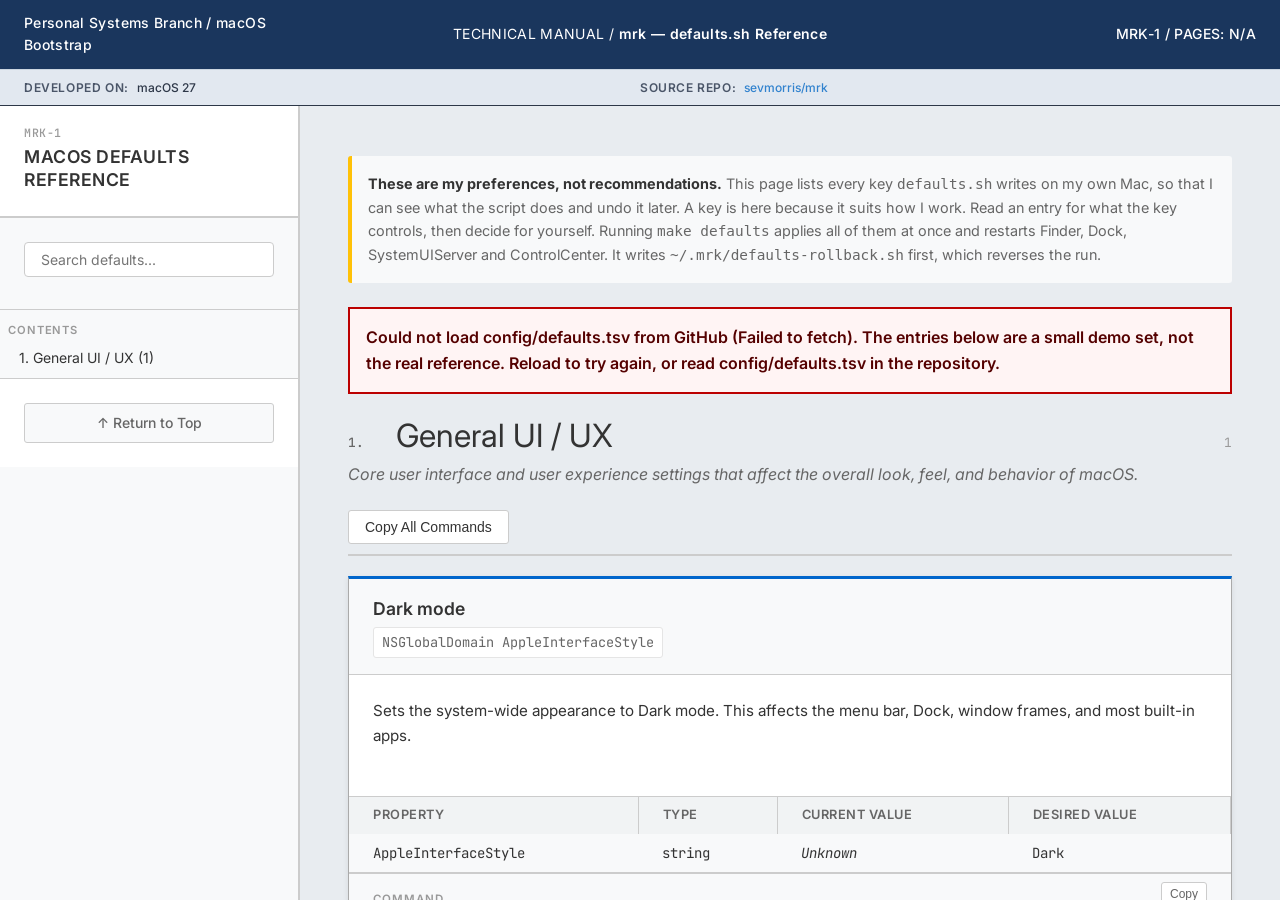
<file: docs/defaults/index.html>
<!DOCTYPE html>
<html lang="en">
<head>
    <meta charset="UTF-8">
    <meta name="viewport" content="width=device-width, initial-scale=1.0">
    <title>MRK-1 — mrk defaults.sh Reference Manual</title>
    <link rel="stylesheet" href="style.css">
    <link rel="preconnect" href="https://fonts.googleapis.com">
    <link rel="preconnect" href="https://fonts.gstatic.com" crossorigin>
    <link href="https://fonts.googleapis.com/css2?family=Inter:wght@300;400;500;600&family=JetBrains+Mono:wght@400;500&display=swap" rel="stylesheet">
</head>
<body>
    <!-- Blue Header Banner -->
    <header class="main-header">
        <div class="header-top">
            <div class="header-left">Personal Systems Branch / macOS Bootstrap</div>
            <div class="header-center">TECHNICAL MANUAL / <strong>mrk — defaults.sh Reference</strong></div>
            <div class="header-right">MRK-1 / PAGES: N/A</div>
        </div>
        <div class="header-meta">
            <div class="meta-field">
                <span class="meta-label">DEVELOPED ON:</span>
                <span class="meta-value">macOS 27</span>
            </div>
            <div class="meta-field">
                <span class="meta-label">SOURCE REPO:</span>
                <span class="meta-value"><a href="https://github.com/sevmorris/mrk">sevmorris/mrk</a></span>
            </div>
        </div>
    </header>

    <div class="layout">
        <!-- Left Sidebar Navigation -->
        <nav class="sidebar" id="sidebar">
            <div class="sidebar__header">
                <span class="sidebar__subtitle">MRK-1</span>
                <h1 class="sidebar__title">macOS Defaults<br>Reference</h1>
            </div>
            
            <div class="sidebar__search">
                <div class="search-box">
                    <input type="search" id="searchInput" placeholder="Search defaults..." class="search-input">
                    <button id="clearSearch" class="search-clear" style="display: none;">×</button>
                </div>
                <div class="search-stats" id="searchStats"></div>
            </div>

            <div class="sidebar__toc" id="tableOfContents">
                <h2 class="toc__title">Contents</h2>
                <div class="toc__loading">Loading sections...</div>
            </div>

            <div class="sidebar__footer">
                <a href="#top" class="return-to-top" id="returnToTop">↑ Return to Top</a>
            </div>
        </nav>

        <!-- Main Content Area -->
        <main class="main" id="main">
            <div id="top"></div>

            <div class="scope-note">
                <strong>These are my preferences, not recommendations.</strong>
                This page lists every key <code>defaults.sh</code> writes on my own Mac, so
                that I can see what the script does and undo it later. A key is here because
                it suits how I work. Read an entry for what the key controls, then decide for
                yourself. Running <code>make defaults</code> applies all of them at once and
                restarts Finder, Dock, SystemUIServer and ControlCenter. It writes
                <code>~/.mrk/defaults-rollback.sh</code> first, which reverses the run.
            </div>

            <div class="content" id="content">
                <div class="loading">
                    <div class="loading__spinner"></div>
                    <p>Reading config/defaults.tsv...</p>
                </div>
            </div>

            <div class="no-results" id="noResults" style="display: none;">
                <h3>No results found</h3>
                <p>Try adjusting your search terms or <button id="resetSearch" class="link-button">view all defaults</button></p>
            </div>

            <footer class="footer">
                <p>&copy; 2026 <a href="https://github.com/sevmorris">Sev Morris</a> | Generated from <a href="https://github.com/sevmorris/mrk/blob/main/config/defaults.tsv">config/defaults.tsv</a></p>
                <p class="footer__note">This page reads config/defaults.tsv, the list of keys that defaults.sh writes, each time it opens.</p>
            </footer>
        </main>
    </div>

    <script src="script.js"></script>
</body>
</html>
</file>
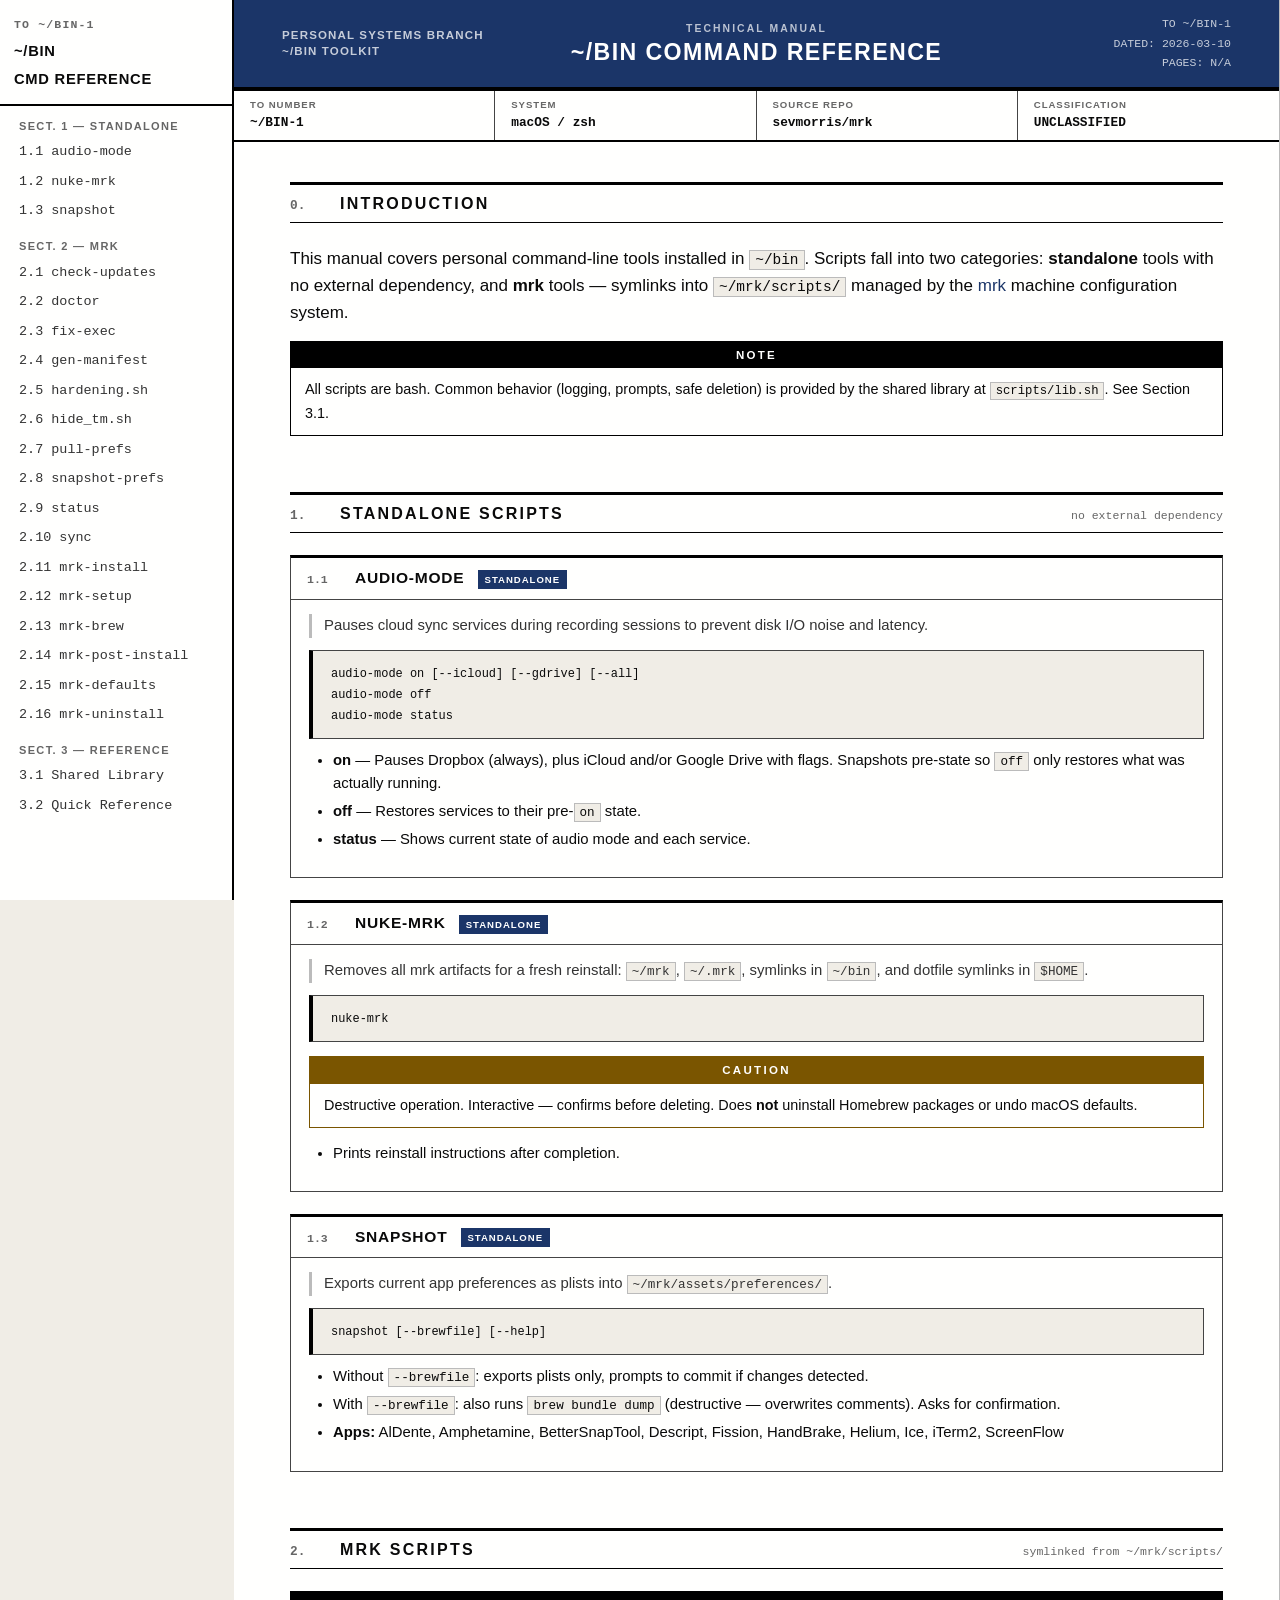
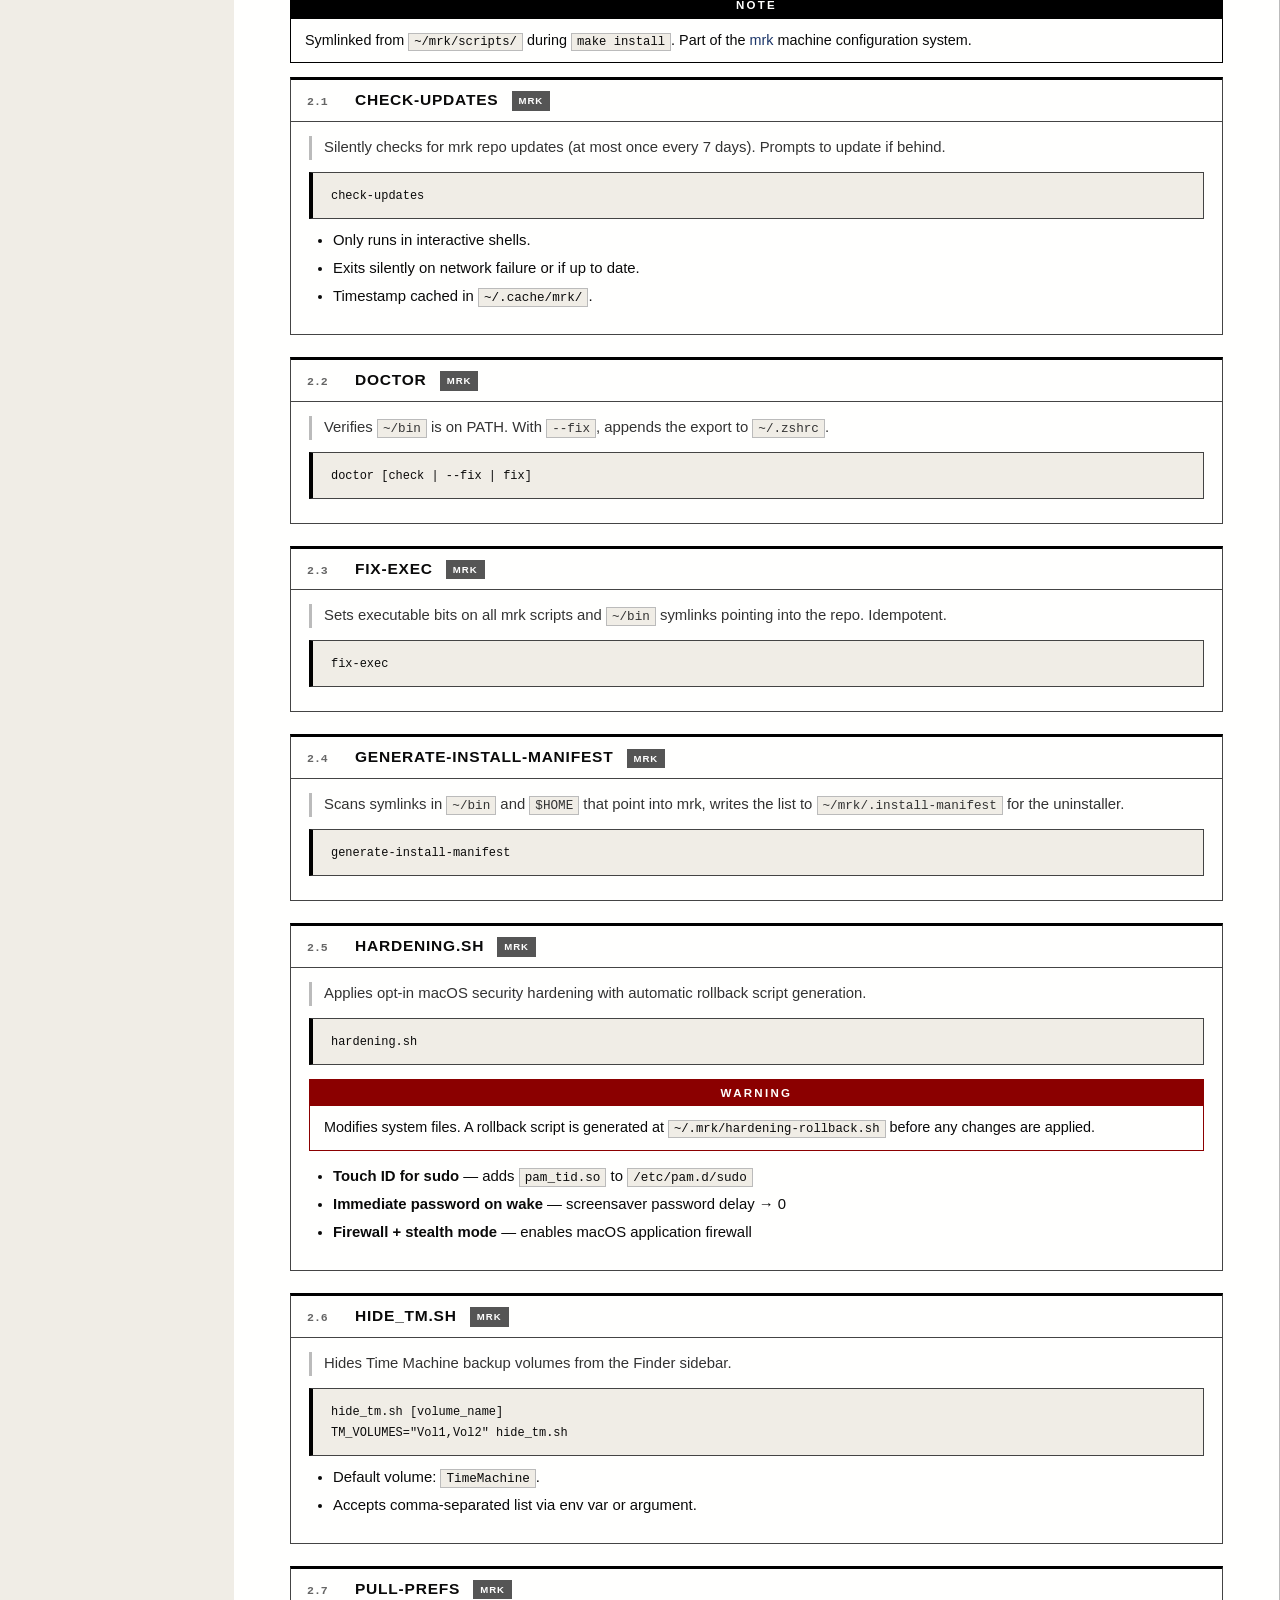
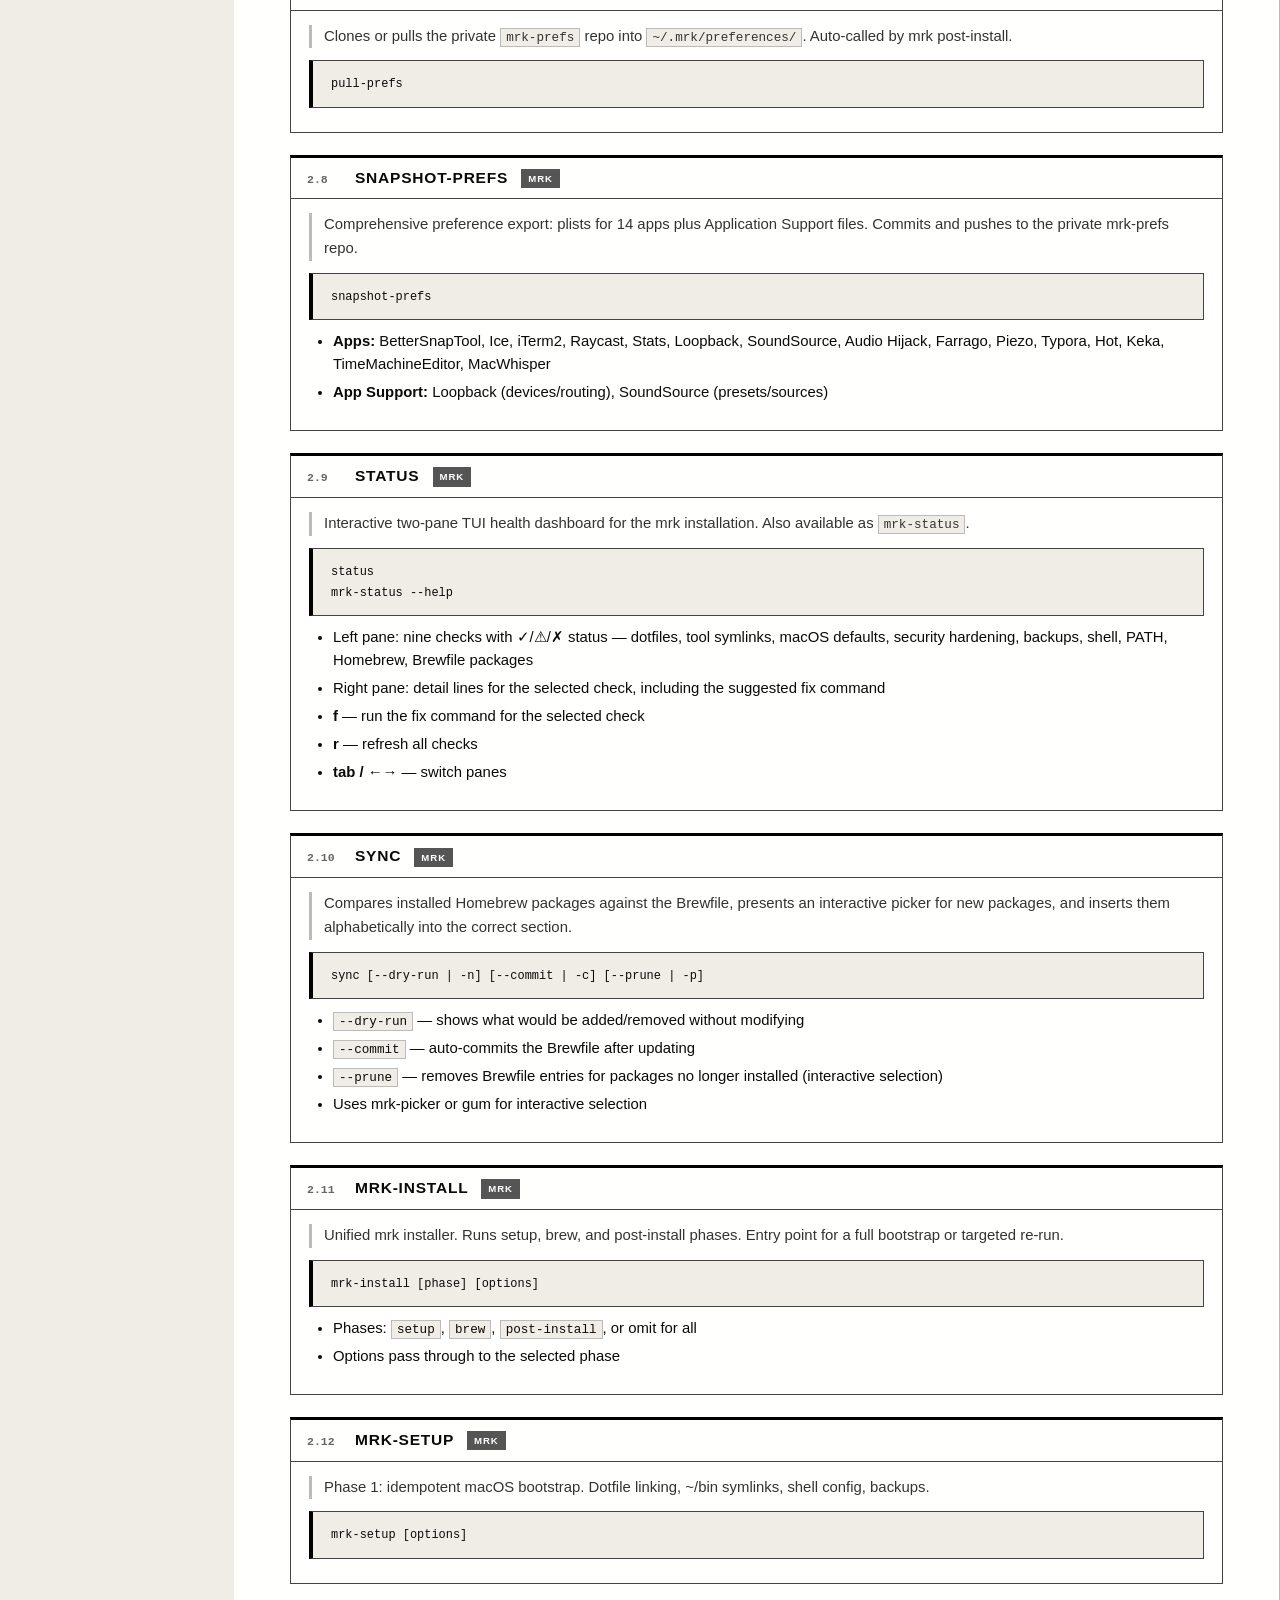
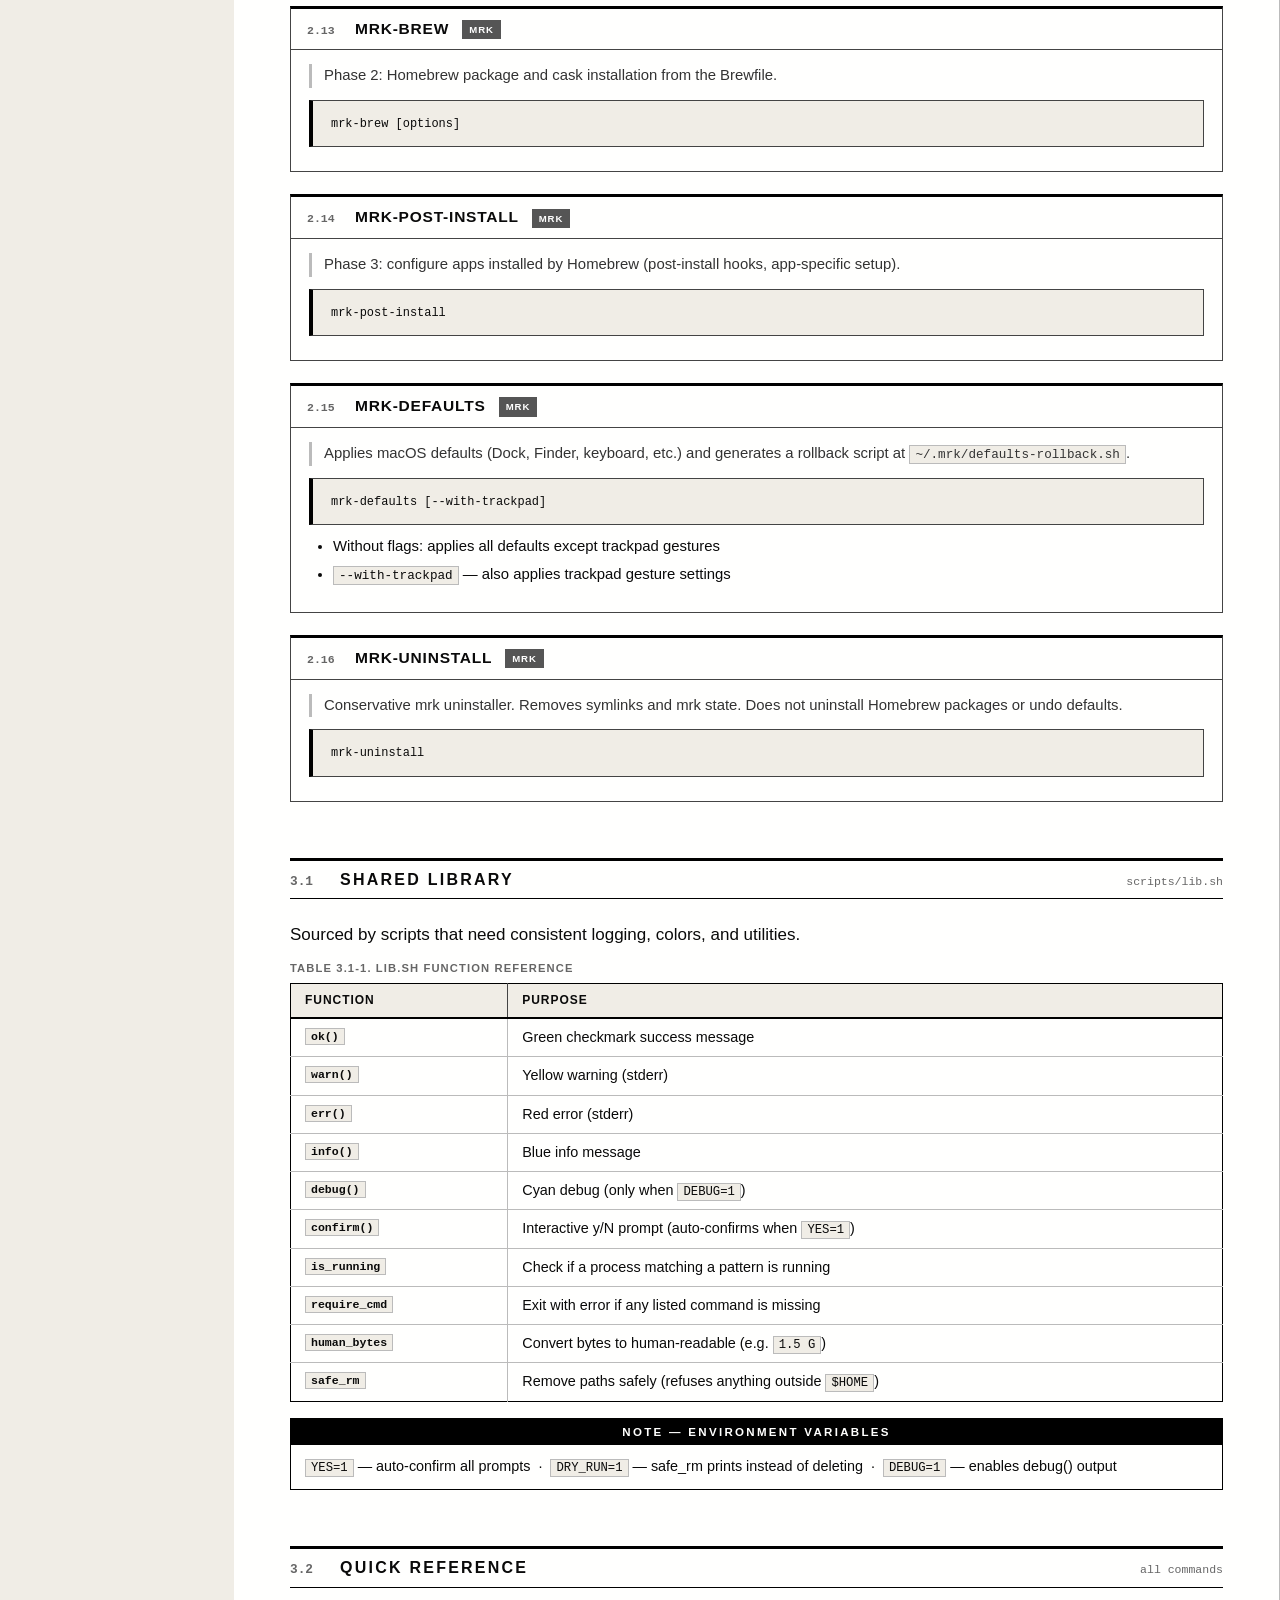
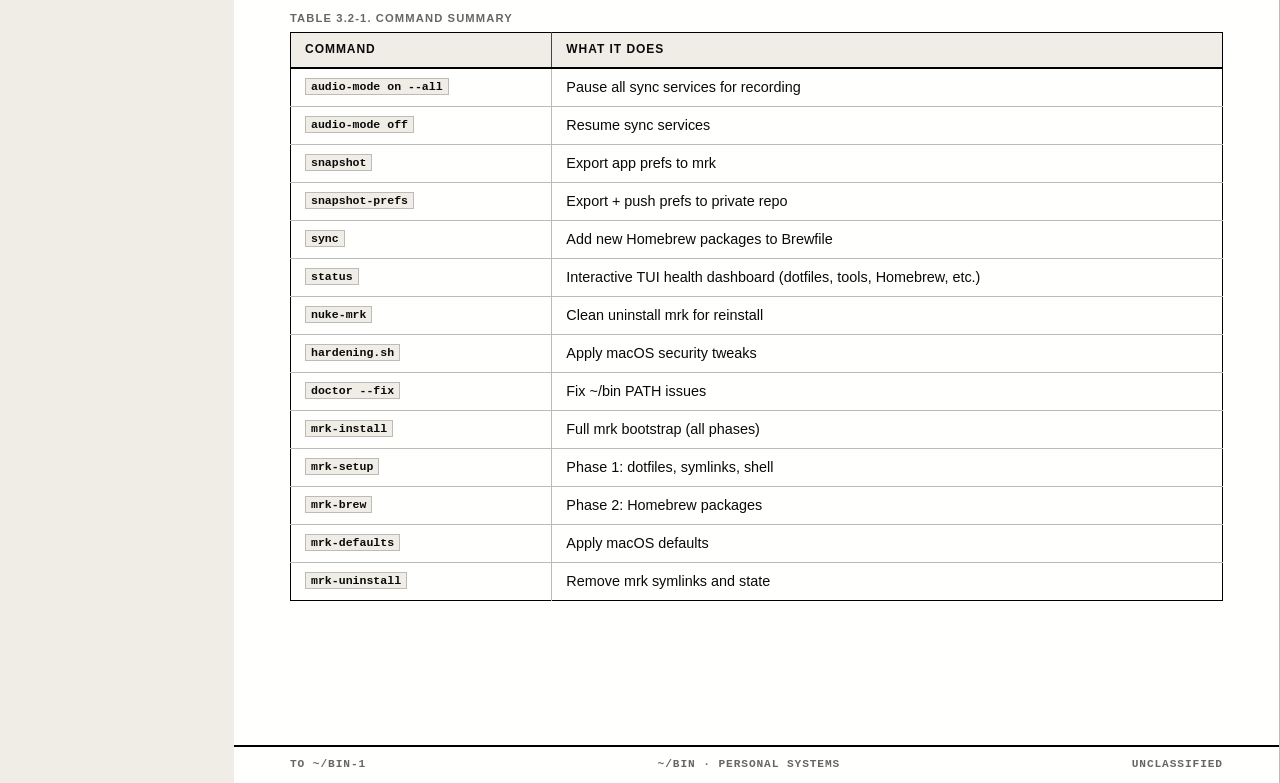
<file: bin/mrk-usage.html>
<!DOCTYPE html>
<html lang="en">
<head>
  <meta charset="UTF-8">
  <meta name="viewport" content="width=device-width, initial-scale=1.0">
  <title>TO ~/BIN-1 — ~/bin Command Reference</title>
  <style>
    :root {
      --bg:           #f0ede6;
      --page:         #fffffe;
      --nav-bg:       #fffffe;
      --text:         #0a0a0a;
      --text-muted:   #333;
      --text-faint:   #666;
      --rule-heavy:   #000;
      --rule-mid:     #444;
      --rule-light:   #bbb;
      --code-bg:      #f0ede6;
      --header-bg:    #1b3568;
      --header-text:  #fff;
      --accent:       #1b3568;
      --tag-sa-bg:    #1b3568;
      --tag-sa-text:  #fff;
      --tag-mrk-bg:   #555;
      --tag-mrk-text: #fff;
    }

    *, *::before, *::after { box-sizing: border-box; margin: 0; padding: 0; }
    html { scroll-behavior: smooth; }

    body {
      font-family: Arial, "Helvetica Neue", Helvetica, sans-serif;
      font-size: 17px;
      background: var(--bg);
      color: var(--text);
      line-height: 1.6;
      display: flex;
      min-height: 100vh;
    }

    /* ─── Sidebar ─────────────────────────────────────────────── */
    nav {
      position: sticky;
      top: 0;
      height: 100vh;
      width: 234px;
      min-width: 234px;
      background: var(--nav-bg);
      border-right: 2px solid var(--rule-heavy);
      overflow-y: auto;
      display: flex;
      flex-direction: column;
    }
    .nav-header {
      padding: 16px 14px 12px;
      border-bottom: 2px solid var(--rule-heavy);
    }
    .nav-to-num {
      font-family: "Courier New", Courier, monospace;
      font-size: 0.72rem;
      font-weight: 700;
      letter-spacing: 0.1em;
      text-transform: uppercase;
      color: var(--text-faint);
      display: block;
      margin-bottom: 3px;
    }
    .nav-title {
      font-size: 0.92rem;
      font-weight: 700;
      text-transform: uppercase;
      letter-spacing: 0.05em;
      line-height: 1.25;
      color: var(--text);
    }
    nav a {
      display: block;
      padding: 4px 16px;
      font-size: 0.84rem;
      color: var(--text-muted);
      text-decoration: none;
      font-family: "Courier New", Courier, monospace;
      border-left: 3px solid transparent;
      transition: border-color 0.1s, color 0.1s;
    }
    nav a:hover { color: var(--text); border-left-color: var(--rule-heavy); }
    nav a.section-head {
      font-family: Arial, sans-serif;
      font-size: 0.69rem;
      font-weight: 700;
      text-transform: uppercase;
      letter-spacing: 0.12em;
      color: var(--text-faint);
      padding-top: 12px;
      padding-bottom: 2px;
      pointer-events: none;
      border-left-color: transparent;
    }

    /* ─── Page wrapper ────────────────────────────────────────── */
    main {
      flex: 1;
      background: var(--page);
      min-width: 0;
      border-right: 1px solid var(--rule-light);
      display: flex;
      flex-direction: column;
    }

    /* ─── Document masthead ───────────────────────────────────── */
    .doc-masthead {
      background: var(--header-bg);
      color: var(--header-text);
      padding: 14px 48px;
      display: grid;
      grid-template-columns: 1fr auto 1fr;
      align-items: center;
      gap: 24px;
      border-bottom: 4px solid var(--rule-heavy);
    }
    .masthead-org {
      font-size: 0.72rem;
      font-weight: 700;
      text-transform: uppercase;
      letter-spacing: 0.1em;
      opacity: 0.75;
      line-height: 1.4;
    }
    .masthead-center { text-align: center; }
    .masthead-doctype {
      display: block;
      font-size: 0.65rem;
      font-weight: 700;
      letter-spacing: 0.2em;
      text-transform: uppercase;
      opacity: 0.7;
      margin-bottom: 3px;
    }
    .masthead-title {
      font-size: 1.45rem;
      font-weight: 900;
      text-transform: uppercase;
      letter-spacing: 0.06em;
      line-height: 1.1;
    }
    .masthead-meta {
      text-align: right;
      font-family: "Courier New", Courier, monospace;
      font-size: 0.72rem;
      opacity: 0.75;
      line-height: 1.7;
    }
    .doc-infobar {
      display: grid;
      grid-template-columns: repeat(4, 1fr);
      border-bottom: 2px solid var(--rule-heavy);
      background: var(--page);
    }
    .infobar-cell {
      padding: 6px 16px;
      border-right: 1px solid var(--rule-mid);
      font-size: 0.72rem;
    }
    .infobar-cell:last-child { border-right: none; }
    .infobar-cell .lbl {
      display: block;
      font-weight: 700;
      font-size: 0.6rem;
      text-transform: uppercase;
      letter-spacing: 0.1em;
      color: var(--text-faint);
      margin-bottom: 1px;
    }
    .infobar-cell .val {
      font-family: "Courier New", Courier, monospace;
      font-size: 0.8rem;
      color: var(--text);
      font-weight: 700;
    }

    /* ─── Content ─────────────────────────────────────────────── */
    .content {
      padding: 40px 56px 88px;
      flex: 1;
    }

    section { margin-bottom: 56px; }

    .section-heading {
      display: flex;
      align-items: baseline;
      gap: 14px;
      border-top: 3px solid var(--rule-heavy);
      border-bottom: 1px solid var(--rule-heavy);
      padding: 6px 0;
      margin-bottom: 22px;
    }
    .section-num {
      font-family: "Courier New", Courier, monospace;
      font-size: 0.8rem;
      font-weight: 700;
      color: var(--text-faint);
      min-width: 36px;
    }
    h2 {
      font-size: 1rem;
      font-weight: 900;
      text-transform: uppercase;
      letter-spacing: 0.14em;
      color: var(--text);
    }
    .section-sub {
      font-size: 0.72rem;
      color: var(--text-faint);
      font-family: "Courier New", Courier, monospace;
      margin-left: auto;
    }

    p { margin-bottom: 12px; }
    a { color: var(--accent); text-decoration: none; }
    a:hover { text-decoration: underline; }

    ul, ol { padding-left: 24px; margin-bottom: 12px; }
    li { margin-bottom: 5px; line-height: 1.55; }

    code {
      font-family: "Courier New", Courier, monospace;
      font-size: 0.85em;
      background: var(--code-bg);
      border: 1px solid var(--rule-light);
      padding: 1px 5px;
    }
    pre {
      font-family: "Courier New", Courier, monospace;
      font-size: 0.88rem;
      background: var(--code-bg);
      border: 1px solid var(--rule-mid);
      border-left: 4px solid var(--rule-heavy);
      padding: 12px 18px;
      overflow-x: auto;
      margin-bottom: 12px;
      line-height: 1.5;
    }
    pre code { background: none; border: none; padding: 0; }

    /* ─── Tags ────────────────────────────────────────────────── */
    .tag {
      display: inline-block;
      font-size: 0.6rem;
      font-weight: 700;
      padding: 2px 7px;
      letter-spacing: 0.1em;
      text-transform: uppercase;
      vertical-align: middle;
      margin-left: 8px;
    }
    .tag-standalone { background: var(--tag-sa-bg);  color: var(--tag-sa-text); }
    .tag-mrk        { background: var(--tag-mrk-bg); color: var(--tag-mrk-text); }

    /* ─── Procedure blocks ────────────────────────────────────── */
    .proc {
      border: 1px solid var(--rule-mid);
      border-top: 3px solid var(--rule-heavy);
      margin-bottom: 22px;
    }
    .proc-header {
      border-bottom: 1px solid var(--rule-mid);
      padding: 8px 16px;
      display: flex;
      align-items: baseline;
      gap: 10px;
    }
    .proc-num {
      font-family: "Courier New", Courier, monospace;
      font-size: 0.72rem;
      font-weight: 700;
      color: var(--text-faint);
      min-width: 38px;
    }
    .proc-header h3 {
      font-size: 0.97rem;
      font-weight: 900;
      text-transform: uppercase;
      letter-spacing: 0.05em;
    }
    .proc-body { padding: 14px 18px; }
    .proc-body .desc {
      font-size: 0.93rem;
      color: var(--text-muted);
      margin-bottom: 12px;
      padding-left: 12px;
      border-left: 3px solid var(--rule-light);
    }
    .proc-body ul  { font-size: 0.93rem; }
    .proc-body pre { margin-bottom: 10px; }

    /* ─── Callout boxes ───────────────────────────────────────── */
    .callout {
      border: 1.5px solid var(--rule-heavy);
      margin: 14px 0;
    }
    .callout-label {
      display: block;
      background: var(--rule-heavy);
      color: var(--page);
      font-weight: 900;
      font-size: 0.72rem;
      letter-spacing: 0.2em;
      text-transform: uppercase;
      text-align: center;
      padding: 4px 12px;
    }
    .callout-body {
      padding: 10px 14px;
      font-size: 0.9rem;
    }
    /* WARNING: red-tinted border for visual hierarchy */
    .callout-warn { border-color: #8b0000; }
    .callout-warn .callout-label { background: #8b0000; }
    /* CAUTION: amber border */
    .callout-caution { border-color: #7a5500; }
    .callout-caution .callout-label { background: #7a5500; }
    /* NOTE: standard black */

    /* ─── Tables ──────────────────────────────────────────────── */
    .ref-table {
      width: 100%;
      border-collapse: collapse;
      border: 1.5px solid var(--rule-heavy);
      margin-bottom: 14px;
      font-size: 0.9rem;
    }
    .ref-table caption {
      caption-side: top;
      text-align: left;
      font-size: 0.7rem;
      font-weight: 700;
      text-transform: uppercase;
      letter-spacing: 0.1em;
      color: var(--text-faint);
      padding-bottom: 5px;
    }
    .ref-table th {
      text-align: left;
      font-size: 0.75rem;
      font-weight: 900;
      text-transform: uppercase;
      letter-spacing: 0.08em;
      padding: 7px 14px;
      border-bottom: 2px solid var(--rule-heavy);
      border-right: 1px solid var(--rule-mid);
      background: var(--code-bg);
    }
    .ref-table th:last-child { border-right: none; }
    .ref-table td {
      padding: 7px 14px;
      border-bottom: 1px solid var(--rule-light);
      border-right: 1px solid var(--rule-light);
      vertical-align: top;
    }
    .ref-table td:last-child { border-right: none; }
    .ref-table tr:last-child td { border-bottom: none; }
    .ref-table td:first-child {
      font-family: "Courier New", Courier, monospace;
      font-size: 0.85rem;
      white-space: nowrap;
      font-weight: 700;
    }

    /* ─── Footer ──────────────────────────────────────────────── */
    .doc-footer {
      border-top: 2px solid var(--rule-heavy);
      padding: 9px 56px;
      display: flex;
      justify-content: space-between;
      font-size: 0.7rem;
      font-family: "Courier New", Courier, monospace;
      font-weight: 700;
      text-transform: uppercase;
      letter-spacing: 0.08em;
      color: var(--text-faint);
      background: var(--page);
    }

    /* ─── Responsive ──────────────────────────────────────────── */
    @media (max-width: 860px) {
      body { flex-direction: column; }
      nav {
        position: static;
        height: auto;
        width: 100%;
        min-width: 0;
        border-right: none;
        border-bottom: 2px solid var(--rule-heavy);
        flex-direction: row;
        flex-wrap: wrap;
        padding: 6px 0;
        overflow-x: auto;
      }
      .nav-header { display: none; }
      nav a.section-head { display: none; }
      nav a { white-space: nowrap; padding: 4px 10px; }
      .doc-masthead {
        grid-template-columns: 1fr;
        text-align: center;
        padding: 12px 20px;
      }
      .masthead-org, .masthead-meta { display: none; }
      .doc-infobar { grid-template-columns: repeat(2,1fr); }
      .content { padding: 28px 22px 60px; }
      .doc-footer { padding: 9px 22px; }
    }
  </style>
</head>
<body>

<nav>
  <div class="nav-header">
    <span class="nav-to-num">TO ~/BIN-1</span>
    <span class="nav-title">~/bin<br>Cmd Reference</span>
  </div>
  <a class="section-head">Sect. 1 — Standalone</a>
  <a href="#audio-mode">1.1 audio-mode</a>
  <a href="#nuke-mrk">1.2 nuke-mrk</a>
  <a href="#snapshot">1.3 snapshot</a>
  <a class="section-head">Sect. 2 — mrk</a>
  <a href="#check-updates">2.1 check-updates</a>
  <a href="#doctor">2.2 doctor</a>
  <a href="#fix-exec">2.3 fix-exec</a>
  <a href="#generate-install-manifest">2.4 gen-manifest</a>
  <a href="#hardening">2.5 hardening.sh</a>
  <a href="#hide-tm">2.6 hide_tm.sh</a>
  <a href="#pull-prefs">2.7 pull-prefs</a>
  <a href="#snapshot-prefs">2.8 snapshot-prefs</a>
  <a href="#status">2.9 status</a>
  <a href="#sync">2.10 sync</a>
  <a href="#mrk-install">2.11 mrk-install</a>
  <a href="#mrk-setup">2.12 mrk-setup</a>
  <a href="#mrk-brew">2.13 mrk-brew</a>
  <a href="#mrk-post-install">2.14 mrk-post-install</a>
  <a href="#mrk-defaults">2.15 mrk-defaults</a>
  <a href="#mrk-uninstall">2.16 mrk-uninstall</a>
  <a class="section-head">Sect. 3 — Reference</a>
  <a href="#lib">3.1 Shared Library</a>
  <a href="#quick-ref">3.2 Quick Reference</a>
</nav>

<main>

  <header>
    <div class="doc-masthead">
      <div class="masthead-org">Personal Systems Branch<br>~/bin Toolkit</div>
      <div class="masthead-center">
        <span class="masthead-doctype">Technical Manual</span>
        <div class="masthead-title">~/bin Command Reference</div>
      </div>
      <div class="masthead-meta">
        TO ~/BIN-1<br>
        DATED: 2026-03-10<br>
        PAGES: N/A
      </div>
    </div>
    <div class="doc-infobar">
      <div class="infobar-cell">
        <span class="lbl">TO Number</span>
        <span class="val">~/BIN-1</span>
      </div>
      <div class="infobar-cell">
        <span class="lbl">System</span>
        <span class="val">macOS / zsh</span>
      </div>
      <div class="infobar-cell">
        <span class="lbl">Source Repo</span>
        <span class="val">sevmorris/mrk</span>
      </div>
      <div class="infobar-cell">
        <span class="lbl">Classification</span>
        <span class="val">UNCLASSIFIED</span>
      </div>
    </div>
  </header>

  <div class="content">

    <section id="intro">
      <div class="section-heading">
        <span class="section-num">0.</span>
        <h2>Introduction</h2>
      </div>
      <p>This manual covers personal command-line tools installed in <code>~/bin</code>. Scripts fall into two categories: <strong>standalone</strong> tools with no external dependency, and <strong>mrk</strong> tools — symlinks into <code>~/mrk/scripts/</code> managed by the <a href="https://github.com/sevmorris/mrk">mrk</a> machine configuration system.</p>
      <div class="callout">
        <span class="callout-label">Note</span>
        <div class="callout-body">All scripts are bash. Common behavior (logging, prompts, safe deletion) is provided by the shared library at <code>scripts/lib.sh</code>. See Section 3.1.</div>
      </div>
    </section>

    <!-- ═══════════════════════════════════════════════════════════ -->
    <section>
      <div class="section-heading">
        <span class="section-num">1.</span>
        <h2>Standalone Scripts</h2>
        <span class="section-sub">no external dependency</span>
      </div>

      <div class="proc" id="audio-mode">
        <div class="proc-header">
          <span class="proc-num">1.1</span>
          <h3>audio-mode <span class="tag tag-standalone">standalone</span></h3>
        </div>
        <div class="proc-body">
          <p class="desc">Pauses cloud sync services during recording sessions to prevent disk I/O noise and latency.</p>
          <pre><code>audio-mode on [--icloud] [--gdrive] [--all]
audio-mode off
audio-mode status</code></pre>
          <ul>
            <li><strong>on</strong> — Pauses Dropbox (always), plus iCloud and/or Google Drive with flags. Snapshots pre-state so <code>off</code> only restores what was actually running.</li>
            <li><strong>off</strong> — Restores services to their pre-<code>on</code> state.</li>
            <li><strong>status</strong> — Shows current state of audio mode and each service.</li>
          </ul>
        </div>
      </div>

      <div class="proc" id="nuke-mrk">
        <div class="proc-header">
          <span class="proc-num">1.2</span>
          <h3>nuke-mrk <span class="tag tag-standalone">standalone</span></h3>
        </div>
        <div class="proc-body">
          <p class="desc">Removes all mrk artifacts for a fresh reinstall: <code>~/mrk</code>, <code>~/.mrk</code>, symlinks in <code>~/bin</code>, and dotfile symlinks in <code>$HOME</code>.</p>
          <pre><code>nuke-mrk</code></pre>
          <div class="callout callout-caution">
            <span class="callout-label">Caution</span>
            <div class="callout-body">Destructive operation. Interactive — confirms before deleting. Does <strong>not</strong> uninstall Homebrew packages or undo macOS defaults.</div>
          </div>
          <ul>
            <li>Prints reinstall instructions after completion.</li>
          </ul>
        </div>
      </div>

      <div class="proc" id="snapshot">
        <div class="proc-header">
          <span class="proc-num">1.3</span>
          <h3>snapshot <span class="tag tag-standalone">standalone</span></h3>
        </div>
        <div class="proc-body">
          <p class="desc">Exports current app preferences as plists into <code>~/mrk/assets/preferences/</code>.</p>
          <pre><code>snapshot [--brewfile] [--help]</code></pre>
          <ul>
            <li>Without <code>--brewfile</code>: exports plists only, prompts to commit if changes detected.</li>
            <li>With <code>--brewfile</code>: also runs <code>brew bundle dump</code> (destructive — overwrites comments). Asks for confirmation.</li>
            <li><strong>Apps:</strong> AlDente, Amphetamine, BetterSnapTool, Descript, Fission, HandBrake, Helium, Ice, iTerm2, ScreenFlow</li>
          </ul>
        </div>
      </div>
    </section>

    <!-- ═══════════════════════════════════════════════════════════ -->
    <section>
      <div class="section-heading">
        <span class="section-num">2.</span>
        <h2>mrk Scripts</h2>
        <span class="section-sub">symlinked from ~/mrk/scripts/</span>
      </div>
      <div class="callout">
        <span class="callout-label">Note</span>
        <div class="callout-body">Symlinked from <code>~/mrk/scripts/</code> during <code>make install</code>. Part of the <a href="https://github.com/sevmorris/mrk">mrk</a> machine configuration system.</div>
      </div>

      <div class="proc" id="check-updates">
        <div class="proc-header">
          <span class="proc-num">2.1</span>
          <h3>check-updates <span class="tag tag-mrk">mrk</span></h3>
        </div>
        <div class="proc-body">
          <p class="desc">Silently checks for mrk repo updates (at most once every 7 days). Prompts to update if behind.</p>
          <pre><code>check-updates</code></pre>
          <ul>
            <li>Only runs in interactive shells.</li>
            <li>Exits silently on network failure or if up to date.</li>
            <li>Timestamp cached in <code>~/.cache/mrk/</code>.</li>
          </ul>
        </div>
      </div>

      <div class="proc" id="doctor">
        <div class="proc-header">
          <span class="proc-num">2.2</span>
          <h3>doctor <span class="tag tag-mrk">mrk</span></h3>
        </div>
        <div class="proc-body">
          <p class="desc">Verifies <code>~/bin</code> is on PATH. With <code>--fix</code>, appends the export to <code>~/.zshrc</code>.</p>
          <pre><code>doctor [check | --fix | fix]</code></pre>
        </div>
      </div>

      <div class="proc" id="fix-exec">
        <div class="proc-header">
          <span class="proc-num">2.3</span>
          <h3>fix-exec <span class="tag tag-mrk">mrk</span></h3>
        </div>
        <div class="proc-body">
          <p class="desc">Sets executable bits on all mrk scripts and <code>~/bin</code> symlinks pointing into the repo. Idempotent.</p>
          <pre><code>fix-exec</code></pre>
        </div>
      </div>

      <div class="proc" id="generate-install-manifest">
        <div class="proc-header">
          <span class="proc-num">2.4</span>
          <h3>generate-install-manifest <span class="tag tag-mrk">mrk</span></h3>
        </div>
        <div class="proc-body">
          <p class="desc">Scans symlinks in <code>~/bin</code> and <code>$HOME</code> that point into mrk, writes the list to <code>~/mrk/.install-manifest</code> for the uninstaller.</p>
          <pre><code>generate-install-manifest</code></pre>
        </div>
      </div>

      <div class="proc" id="hardening">
        <div class="proc-header">
          <span class="proc-num">2.5</span>
          <h3>hardening.sh <span class="tag tag-mrk">mrk</span></h3>
        </div>
        <div class="proc-body">
          <p class="desc">Applies opt-in macOS security hardening with automatic rollback script generation.</p>
          <pre><code>hardening.sh</code></pre>
          <div class="callout callout-warn">
            <span class="callout-label">Warning</span>
            <div class="callout-body">Modifies system files. A rollback script is generated at <code>~/.mrk/hardening-rollback.sh</code> before any changes are applied.</div>
          </div>
          <ul>
            <li><strong>Touch ID for sudo</strong> — adds <code>pam_tid.so</code> to <code>/etc/pam.d/sudo</code></li>
            <li><strong>Immediate password on wake</strong> — screensaver password delay → 0</li>
            <li><strong>Firewall + stealth mode</strong> — enables macOS application firewall</li>
          </ul>
        </div>
      </div>

      <div class="proc" id="hide-tm">
        <div class="proc-header">
          <span class="proc-num">2.6</span>
          <h3>hide_tm.sh <span class="tag tag-mrk">mrk</span></h3>
        </div>
        <div class="proc-body">
          <p class="desc">Hides Time Machine backup volumes from the Finder sidebar.</p>
          <pre><code>hide_tm.sh [volume_name]
TM_VOLUMES="Vol1,Vol2" hide_tm.sh</code></pre>
          <ul>
            <li>Default volume: <code>TimeMachine</code>.</li>
            <li>Accepts comma-separated list via env var or argument.</li>
          </ul>
        </div>
      </div>

      <div class="proc" id="pull-prefs">
        <div class="proc-header">
          <span class="proc-num">2.7</span>
          <h3>pull-prefs <span class="tag tag-mrk">mrk</span></h3>
        </div>
        <div class="proc-body">
          <p class="desc">Clones or pulls the private <code>mrk-prefs</code> repo into <code>~/.mrk/preferences/</code>. Auto-called by mrk post-install.</p>
          <pre><code>pull-prefs</code></pre>
        </div>
      </div>

      <div class="proc" id="snapshot-prefs">
        <div class="proc-header">
          <span class="proc-num">2.8</span>
          <h3>snapshot-prefs <span class="tag tag-mrk">mrk</span></h3>
        </div>
        <div class="proc-body">
          <p class="desc">Comprehensive preference export: plists for 14 apps plus Application Support files. Commits and pushes to the private mrk-prefs repo.</p>
          <pre><code>snapshot-prefs</code></pre>
          <ul>
            <li><strong>Apps:</strong> BetterSnapTool, Ice, iTerm2, Raycast, Stats, Loopback, SoundSource, Audio Hijack, Farrago, Piezo, Typora, Hot, Keka, TimeMachineEditor, MacWhisper</li>
            <li><strong>App Support:</strong> Loopback (devices/routing), SoundSource (presets/sources)</li>
          </ul>
        </div>
      </div>

      <div class="proc" id="status">
        <div class="proc-header">
          <span class="proc-num">2.9</span>
          <h3>status <span class="tag tag-mrk">mrk</span></h3>
        </div>
        <div class="proc-body">
          <p class="desc">Interactive two-pane TUI health dashboard for the mrk installation. Also available as <code>mrk-status</code>.</p>
          <pre><code>status
mrk-status --help</code></pre>
          <ul>
            <li>Left pane: nine checks with ✓/⚠/✗ status — dotfiles, tool symlinks, macOS defaults, security hardening, backups, shell, PATH, Homebrew, Brewfile packages</li>
            <li>Right pane: detail lines for the selected check, including the suggested fix command</li>
            <li><strong>f</strong> — run the fix command for the selected check</li>
            <li><strong>r</strong> — refresh all checks</li>
            <li><strong>tab / ←→</strong> — switch panes</li>
          </ul>
        </div>
      </div>

      <div class="proc" id="sync">
        <div class="proc-header">
          <span class="proc-num">2.10</span>
          <h3>sync <span class="tag tag-mrk">mrk</span></h3>
        </div>
        <div class="proc-body">
          <p class="desc">Compares installed Homebrew packages against the Brewfile, presents an interactive picker for new packages, and inserts them alphabetically into the correct section.</p>
          <pre><code>sync [--dry-run | -n] [--commit | -c] [--prune | -p]</code></pre>
          <ul>
            <li><code>--dry-run</code> — shows what would be added/removed without modifying</li>
            <li><code>--commit</code> — auto-commits the Brewfile after updating</li>
            <li><code>--prune</code> — removes Brewfile entries for packages no longer installed (interactive selection)</li>
            <li>Uses mrk-picker or gum for interactive selection</li>
          </ul>
        </div>
      </div>

      <div class="proc" id="mrk-install">
        <div class="proc-header">
          <span class="proc-num">2.11</span>
          <h3>mrk-install <span class="tag tag-mrk">mrk</span></h3>
        </div>
        <div class="proc-body">
          <p class="desc">Unified mrk installer. Runs setup, brew, and post-install phases. Entry point for a full bootstrap or targeted re-run.</p>
          <pre><code>mrk-install [phase] [options]</code></pre>
          <ul>
            <li>Phases: <code>setup</code>, <code>brew</code>, <code>post-install</code>, or omit for all</li>
            <li>Options pass through to the selected phase</li>
          </ul>
        </div>
      </div>

      <div class="proc" id="mrk-setup">
        <div class="proc-header">
          <span class="proc-num">2.12</span>
          <h3>mrk-setup <span class="tag tag-mrk">mrk</span></h3>
        </div>
        <div class="proc-body">
          <p class="desc">Phase 1: idempotent macOS bootstrap. Dotfile linking, ~/bin symlinks, shell config, backups.</p>
          <pre><code>mrk-setup [options]</code></pre>
        </div>
      </div>

      <div class="proc" id="mrk-brew">
        <div class="proc-header">
          <span class="proc-num">2.13</span>
          <h3>mrk-brew <span class="tag tag-mrk">mrk</span></h3>
        </div>
        <div class="proc-body">
          <p class="desc">Phase 2: Homebrew package and cask installation from the Brewfile.</p>
          <pre><code>mrk-brew [options]</code></pre>
        </div>
      </div>

      <div class="proc" id="mrk-post-install">
        <div class="proc-header">
          <span class="proc-num">2.14</span>
          <h3>mrk-post-install <span class="tag tag-mrk">mrk</span></h3>
        </div>
        <div class="proc-body">
          <p class="desc">Phase 3: configure apps installed by Homebrew (post-install hooks, app-specific setup).</p>
          <pre><code>mrk-post-install</code></pre>
        </div>
      </div>

      <div class="proc" id="mrk-defaults">
        <div class="proc-header">
          <span class="proc-num">2.15</span>
          <h3>mrk-defaults <span class="tag tag-mrk">mrk</span></h3>
        </div>
        <div class="proc-body">
          <p class="desc">Applies macOS defaults (Dock, Finder, keyboard, etc.) and generates a rollback script at <code>~/.mrk/defaults-rollback.sh</code>.</p>
          <pre><code>mrk-defaults [--with-trackpad]</code></pre>
          <ul>
            <li>Without flags: applies all defaults except trackpad gestures</li>
            <li><code>--with-trackpad</code> — also applies trackpad gesture settings</li>
          </ul>
        </div>
      </div>

      <div class="proc" id="mrk-uninstall">
        <div class="proc-header">
          <span class="proc-num">2.16</span>
          <h3>mrk-uninstall <span class="tag tag-mrk">mrk</span></h3>
        </div>
        <div class="proc-body">
          <p class="desc">Conservative mrk uninstaller. Removes symlinks and mrk state. Does not uninstall Homebrew packages or undo defaults.</p>
          <pre><code>mrk-uninstall</code></pre>
        </div>
      </div>
    </section>

    <!-- ═══════════════════════════════════════════════════════════ -->
    <section id="lib">
      <div class="section-heading">
        <span class="section-num">3.1</span>
        <h2>Shared Library</h2>
        <span class="section-sub">scripts/lib.sh</span>
      </div>
      <p>Sourced by scripts that need consistent logging, colors, and utilities.</p>

      <table class="ref-table">
        <caption>Table 3.1-1. lib.sh Function Reference</caption>
        <thead>
          <tr><th>Function</th><th>Purpose</th></tr>
        </thead>
        <tbody>
          <tr><td><code>ok()</code></td><td>Green checkmark success message</td></tr>
          <tr><td><code>warn()</code></td><td>Yellow warning (stderr)</td></tr>
          <tr><td><code>err()</code></td><td>Red error (stderr)</td></tr>
          <tr><td><code>info()</code></td><td>Blue info message</td></tr>
          <tr><td><code>debug()</code></td><td>Cyan debug (only when <code>DEBUG=1</code>)</td></tr>
          <tr><td><code>confirm()</code></td><td>Interactive y/N prompt (auto-confirms when <code>YES=1</code>)</td></tr>
          <tr><td><code>is_running</code></td><td>Check if a process matching a pattern is running</td></tr>
          <tr><td><code>require_cmd</code></td><td>Exit with error if any listed command is missing</td></tr>
          <tr><td><code>human_bytes</code></td><td>Convert bytes to human-readable (e.g. <code>1.5 G</code>)</td></tr>
          <tr><td><code>safe_rm</code></td><td>Remove paths safely (refuses anything outside <code>$HOME</code>)</td></tr>
        </tbody>
      </table>

      <div class="callout" style="margin-top: 16px;">
        <span class="callout-label">Note — Environment Variables</span>
        <div class="callout-body">
          <code>YES=1</code> — auto-confirm all prompts &nbsp;·&nbsp;
          <code>DRY_RUN=1</code> — safe_rm prints instead of deleting &nbsp;·&nbsp;
          <code>DEBUG=1</code> — enables debug() output
        </div>
      </div>
    </section>

    <!-- ═══════════════════════════════════════════════════════════ -->
    <section id="quick-ref">
      <div class="section-heading">
        <span class="section-num">3.2</span>
        <h2>Quick Reference</h2>
        <span class="section-sub">all commands</span>
      </div>
      <table class="ref-table">
        <caption>Table 3.2-1. Command Summary</caption>
        <thead>
          <tr><th>Command</th><th>What it does</th></tr>
        </thead>
        <tbody>
          <tr><td><code>audio-mode on --all</code></td><td>Pause all sync services for recording</td></tr>
          <tr><td><code>audio-mode off</code></td><td>Resume sync services</td></tr>
          <tr><td><code>snapshot</code></td><td>Export app prefs to mrk</td></tr>
          <tr><td><code>snapshot-prefs</code></td><td>Export + push prefs to private repo</td></tr>
          <tr><td><code>sync</code></td><td>Add new Homebrew packages to Brewfile</td></tr>
          <tr><td><code>status</code></td><td>Interactive TUI health dashboard (dotfiles, tools, Homebrew, etc.)</td></tr>
          <tr><td><code>nuke-mrk</code></td><td>Clean uninstall mrk for reinstall</td></tr>
          <tr><td><code>hardening.sh</code></td><td>Apply macOS security tweaks</td></tr>
          <tr><td><code>doctor --fix</code></td><td>Fix ~/bin PATH issues</td></tr>
          <tr><td><code>mrk-install</code></td><td>Full mrk bootstrap (all phases)</td></tr>
          <tr><td><code>mrk-setup</code></td><td>Phase 1: dotfiles, symlinks, shell</td></tr>
          <tr><td><code>mrk-brew</code></td><td>Phase 2: Homebrew packages</td></tr>
          <tr><td><code>mrk-defaults</code></td><td>Apply macOS defaults</td></tr>
          <tr><td><code>mrk-uninstall</code></td><td>Remove mrk symlinks and state</td></tr>
        </tbody>
      </table>
    </section>

  </div><!-- /content -->

  <footer class="doc-footer">
    <span>TO ~/BIN-1</span>
    <span>~/bin · Personal Systems</span>
    <span>UNCLASSIFIED</span>
  </footer>

</main>
</body>
</html>
</file>
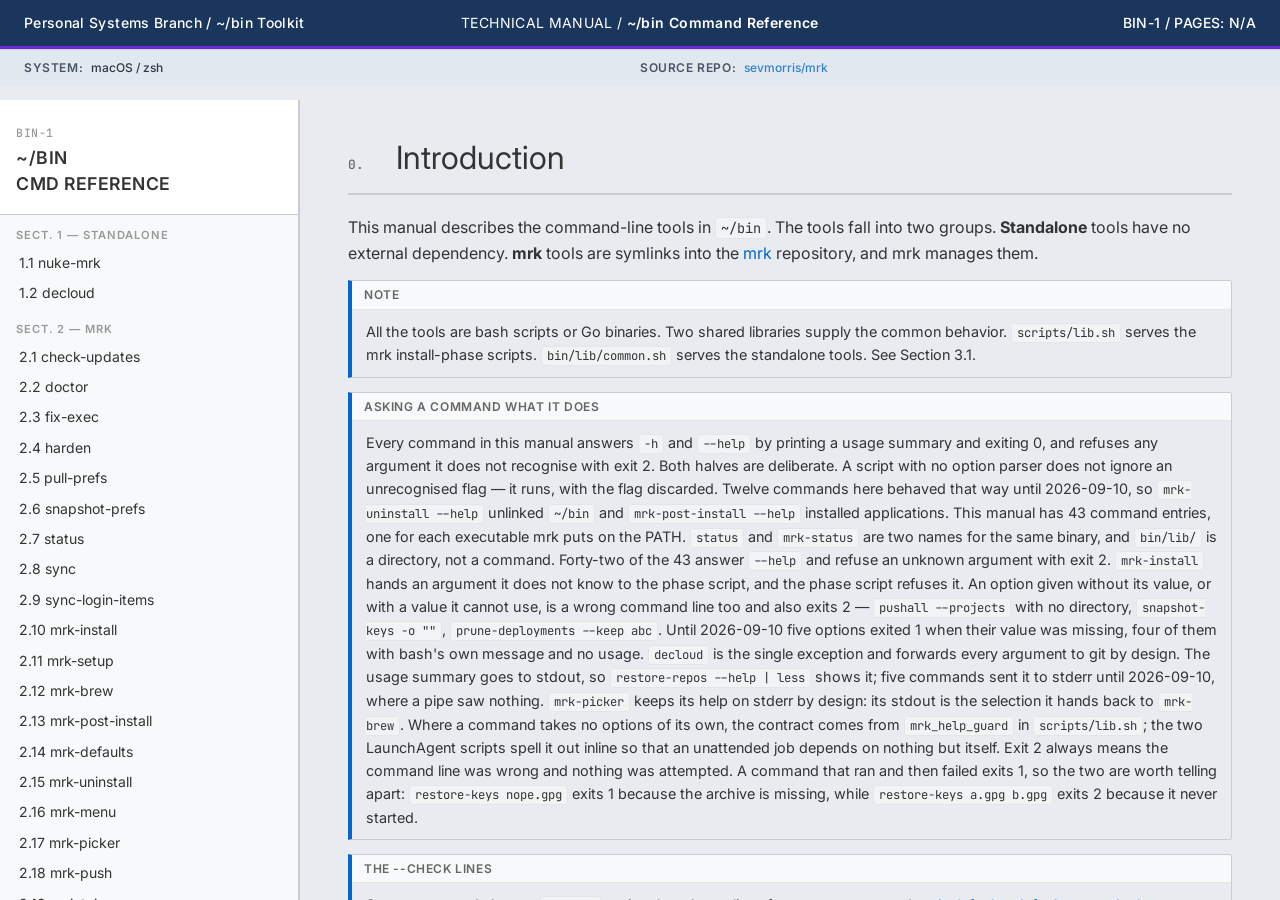
<file: docs/bin/mrk-usage.html>
<!DOCTYPE html>
<html lang="en">
<head>
  <meta charset="UTF-8">
  <meta name="viewport" content="width=device-width, initial-scale=1.0">
  <title>BIN-1 — ~/bin Command Reference</title>
  <link rel="preconnect" href="https://fonts.googleapis.com">
  <link rel="preconnect" href="https://fonts.gstatic.com" crossorigin>
  <link href="https://fonts.googleapis.com/css2?family=Inter:wght@300;400;500;600&family=JetBrains+Mono:wght@400;500&display=swap" rel="stylesheet">
  <style>
    :root {
      --color-primary:              #0066cc;
      --color-accent:               #6d28d9;
      --color-text:                 #333333;
      --color-text-secondary:       #666666;
      --color-text-tertiary:        #999999;
      --color-border:               #cccccc;
      --color-border-light:         #e5e5e5;
      --color-background:           #ffffff;
      --color-background-secondary: #f8f9fa;
      --color-background-tertiary:  #f1f3f4;
      --color-danger:               #dc3545;
      --color-warning-dark:         #7a5500;
      --font-family-base: Inter, -apple-system, BlinkMacSystemFont, "Segoe UI", Helvetica, Arial, sans-serif;
      --font-family-mono: "JetBrains Mono", "SF Mono", Monaco, "Cascadia Code", "Roboto Mono", Consolas, "Courier New", monospace;
      --sidebar-width: 300px;
    }

    *, *::before, *::after { box-sizing: border-box; margin: 0; padding: 0; }
    html { scroll-behavior: smooth; }

    body {
      font-family: var(--font-family-base);
      font-size: 16px;
      background: #e8ecf0;
      color: var(--color-text);
      line-height: 1.6;
      overflow-x: hidden;
    }

    /* Fixed Header Layout */
    .main-header {
      position: fixed;
      top: 0;
      left: 0;
      right: 0;
      z-index: 200;
    }

    .layout {
      display: flex;
      min-height: 100vh;
      padding-top: 100px;
    }

    /* ─── Sidebar ─────────────────────────────────────────────── */
    nav {
      position: fixed;
      left: 0;
      top: 100px;
      height: calc(100vh - 100px);
      width: var(--sidebar-width);
      min-width: var(--sidebar-width);
      background: var(--color-background-secondary);
      border-right: 2px solid var(--color-border);
      overflow-y: auto;
      flex-shrink: 0;
      z-index: 100;
      display: flex;
      flex-direction: column;
    }
    .nav-header {
      padding: 1.5rem 1rem 1rem;
      border-bottom: 1px solid var(--color-border);
      background: var(--color-background);
    }
    .nav-to-num {
      font-family: var(--font-family-mono);
      font-size: 0.72rem;
      font-weight: 500;
      letter-spacing: 0.05em;
      text-transform: uppercase;
      color: var(--color-text-tertiary);
      display: block;
      margin-bottom: 4px;
    }
    .nav-title {
      font-size: 1.1rem;
      font-weight: 600;
      line-height: 1.3;
      color: var(--color-text);
      letter-spacing: 0.5px;
      text-transform: uppercase;
    }
    nav a.section-head {
      display: block;
      padding: 0.75rem 1rem 0.2rem;
      font-size: 0.7rem;
      font-weight: 600;
      text-transform: uppercase;
      letter-spacing: 0.08em;
      color: var(--color-text-tertiary);
      text-decoration: none;
      pointer-events: none;
    }
    nav a:not(.section-head) {
      display: block;
      padding: 0.25rem 1rem;
      font-size: 0.875rem;
      color: var(--color-text);
      text-decoration: none;
      border-left: 3px solid transparent;
      transition: all 0.15s ease;
    }
    nav a:not(.section-head):hover {
      background: var(--color-background-tertiary);
      border-left-color: var(--color-primary);
      color: var(--color-primary);
    }

    /* ─── Page wrapper ────────────────────────────────────────── */
    main {
      flex: 1;
      margin-left: var(--sidebar-width);
      height: calc(100vh - 100px);
      overflow-y: auto;
      background: #e8ecf0;
      min-width: 0;
      display: flex;
      flex-direction: column;
    }

    /* ─── Document masthead ───────────────────────────────────── */
    .doc-masthead {
      background-color: #1a365d;
      color: #fff;
      padding: 0.75rem 1.5rem;
      display: flex;
      align-items: center;
      font-size: 0.875rem;
      font-weight: 500;
      letter-spacing: 0.025em;
      border-bottom: 3px solid var(--color-accent);
    }
    .masthead-org { flex: 1; text-align: left; }
    .masthead-center {
      flex: 2;
      text-align: center;
      font-weight: 400;
    }
    .masthead-center strong { font-weight: 600; }
    .masthead-meta { flex: 1; text-align: right; }
    .doc-infobar {
      display: flex;
      background-color: #e2e8f0;
      color: #2d3748;
      padding: 0.5rem 1.5rem;
      border-top: 1px solid #cbd5e0;
      font-size: 0.75rem;
      font-weight: 500;
    }
    .infobar-cell { flex: 1; display: flex; gap: 0.5rem; }
    .infobar-cell .lbl {
      font-weight: 600;
      color: #4a5568;
      text-transform: uppercase;
      letter-spacing: 0.05em;
    }
    .infobar-cell .val { color: #2d3748; }
    .infobar-cell .val a { color: #3182ce; text-decoration: none; }
    .infobar-cell .val a:hover { text-decoration: underline; }

    /* ─── Content ─────────────────────────────────────────────── */
    .content {
      padding: 2rem 3rem 5rem;
      flex: 1;
      max-width: 1200px;
    }

    section { margin-bottom: 3rem; }

    .section-heading {
      display: flex;
      align-items: baseline;
      gap: 0.75rem;
      border-bottom: 2px solid var(--color-border);
      padding-bottom: 0.625rem;
      margin-bottom: 1.25rem;
    }
    .section-num {
      font-family: var(--font-family-mono);
      font-size: 0.8rem;
      font-weight: 500;
      color: var(--color-text-secondary);
      min-width: 36px;
    }
    h2 {
      font-size: 2rem;
      font-weight: 400;
      color: var(--color-text);
    }
    .section-sub {
      font-size: 0.8rem;
      color: var(--color-text-tertiary);
      font-family: var(--font-family-mono);
      margin-left: auto;
    }

    p { margin-bottom: 0.75rem; }
    a { color: var(--color-primary); text-decoration: none; }
    a:hover { text-decoration: underline; }

    ul, ol { padding-left: 1.5rem; margin-bottom: 0.75rem; }
    li { margin-bottom: 0.3rem; line-height: 1.55; }

    code {
      font-family: var(--font-family-mono);
      font-size: 0.85em;
      background: var(--color-background-tertiary);
      border: 1px solid var(--color-border-light);
      padding: 1px 5px;
      border-radius: 3px;
    }
    pre {
      font-family: var(--font-family-mono);
      font-size: 0.875rem;
      background: #1e293b;
      color: #e2e8f0;
      border: none;
      padding: 0.75rem 1rem;
      overflow-x: auto;
      margin-bottom: 0.75rem;
      line-height: 1.5;
      border-radius: 4px;
    }
    pre code { background: none; border: none; padding: 0; color: inherit; }

    /* ─── Tags ────────────────────────────────────────────────── */
    .tag {
      display: inline-block;
      font-size: 0.6rem;
      font-weight: 600;
      padding: 2px 6px;
      letter-spacing: 0.08em;
      text-transform: uppercase;
      vertical-align: middle;
      margin-left: 6px;
      border-radius: 2px;
    }
    .tag-standalone { background: var(--color-accent); color: #fff; }
    .tag-mrk        { background: var(--color-text-secondary); color: #fff; }

    /* ─── Procedure blocks ────────────────────────────────────── */
    .proc {
      border: 1px solid #aaa;
      border-top: 3px solid var(--color-accent);
      margin-bottom: 2rem;
      border-radius: 0 0 3px 3px;
      overflow: hidden;
      box-shadow: 0 2px 6px rgba(0, 0, 0, 0.08);
    }
    .proc-header {
      background: var(--color-background-secondary);
      border-bottom: 1px solid var(--color-border);
      padding: 0.5rem 1rem;
      display: flex;
      align-items: baseline;
      gap: 0.625rem;
    }
    .proc-num {
      font-family: var(--font-family-mono);
      font-size: 0.75rem;
      font-weight: 500;
      color: var(--color-text-secondary);
      min-width: 38px;
    }
    .proc-header h3 {
      font-size: 0.95rem;
      font-weight: 600;
      color: var(--color-text);
    }
    .proc-body { padding: 1rem; background: var(--color-background); }
    .proc-body .desc {
      font-size: 0.9rem;
      color: var(--color-text-secondary);
      font-style: italic;
      margin-bottom: 0.75rem;
      padding-left: 0.75rem;
      border-left: 3px solid var(--color-border);
    }
    .proc-body ul  { font-size: 0.9rem; }
    .proc-body ol  { font-size: 0.9rem; }
    .proc-body pre { margin-bottom: 0.625rem; }

    /* ─── Callout boxes ───────────────────────────────────────── */
    .callout {
      border: 1px solid var(--color-border);
      border-left: 4px solid var(--color-primary);
      margin: 0.875rem 0;
      border-radius: 0 3px 3px 0;
      overflow: hidden;
    }
    .callout-label {
      display: block;
      background: var(--color-background-secondary);
      color: var(--color-text-secondary);
      font-weight: 600;
      font-size: 0.75rem;
      letter-spacing: 0.05em;
      text-transform: uppercase;
      padding: 4px 12px;
      border-bottom: 1px solid var(--color-border-light);
    }
    .callout-body {
      padding: 0.625rem 0.875rem;
      font-size: 0.9rem;
    }
    .callout-warn { border-left-color: var(--color-danger); }
    .callout-warn .callout-label { background: #fdf2f2; color: var(--color-danger); }
    .callout-caution { border-left-color: #e6a800; }
    .callout-caution .callout-label { background: #fffdf0; color: var(--color-warning-dark); }

    /* ─── Wide-table scroll container ─────────────────────────── */
    /* Tables can exceed the viewport on narrow screens. body has
       overflow-x:hidden, so an overflowing table is clipped with no way to
       reach the cut-off columns. Each table scrolls inside its own box. */
    .table-scroll {
      overflow-x: auto;
      margin-bottom: 1rem;
      -webkit-overflow-scrolling: touch;
    }
    .table-scroll > .ref-table { margin-bottom: 0; }

    /* ─── Tables ──────────────────────────────────────────────── */
    .ref-table {
      width: 100%;
      border-collapse: collapse;
      border: 1px solid var(--color-border);
      margin-bottom: 1rem;
      font-size: 0.9rem;
      border-radius: 3px;
      overflow: hidden;
    }
    .ref-table caption {
      caption-side: top;
      text-align: left;
      font-size: 0.72rem;
      font-weight: 600;
      text-transform: uppercase;
      letter-spacing: 0.08em;
      color: var(--color-text-tertiary);
      padding-bottom: 4px;
    }
    .ref-table th {
      text-align: left;
      font-size: 0.8rem;
      font-weight: 600;
      text-transform: uppercase;
      letter-spacing: 0.05em;
      padding: 7px 14px;
      border-bottom: 2px solid var(--color-border);
      border-right: 1px solid var(--color-border-light);
      background: var(--color-background-tertiary);
      color: var(--color-text-secondary);
    }
    .ref-table th:last-child { border-right: none; }
    .ref-table td {
      padding: 7px 14px;
      border-bottom: 1px solid var(--color-border-light);
      border-right: 1px solid var(--color-border-light);
      vertical-align: top;
    }
    .ref-table td:last-child { border-right: none; }
    .ref-table tr:last-child td { border-bottom: none; }
    .ref-table td:first-child {
      font-family: var(--font-family-mono);
      font-size: 0.85rem;
      white-space: nowrap;
      font-weight: 500;
    }


    /* ─── Footer ──────────────────────────────────────────────── */
    .doc-footer {
      border-top: 2px solid var(--color-border);
      padding: 0.625rem 3rem;
      display: flex;
      justify-content: space-between;
      font-size: 0.72rem;
      font-family: var(--font-family-mono);
      font-weight: 500;
      text-transform: uppercase;
      letter-spacing: 0.05em;
      color: var(--color-text-tertiary);
      background: var(--color-background-secondary);
    }

    /* ─── Responsive ──────────────────────────────────────────── */
    @media (max-width: 860px) {
      .layout { flex-direction: column; height: auto; padding-top: 120px; }
      .doc-masthead { flex-direction: column; gap: 0.5rem; text-align: center; padding: 1rem 1rem 0.75rem; }
      .masthead-org, .masthead-center, .masthead-meta { flex: none; text-align: center; }
      .doc-infobar { flex-wrap: wrap; gap: 0.5rem; padding: 0.75rem 1rem; }
      .infobar-cell { flex: 1 1 50%; min-width: 0; }
      nav {
        position: relative;
        height: auto;
        width: 100%;
        min-width: 0;
        top: auto;
        border-right: none;
        border-bottom: 2px solid var(--color-border);
        flex-direction: row;
        flex-wrap: wrap;
        padding: 4px 0;
        overflow-x: auto;
      }
      .nav-header { display: none; }
      nav a.section-head { display: none; }
      nav a:not(.section-head) { white-space: nowrap; padding: 4px 10px; }
      main { margin-left: 0; height: auto; }
      .content { padding: 1.75rem 1.25rem 3.75rem; }
      .doc-footer { padding: 0.625rem 1.25rem; }
    }
  </style>
</head>
<body>

<header class="main-header">
  <div class="doc-masthead">
    <div class="masthead-org">Personal Systems Branch / ~/bin Toolkit</div>
    <div class="masthead-center">TECHNICAL MANUAL / <strong>~/bin Command Reference</strong></div>
    <div class="masthead-meta">BIN-1 / PAGES: N/A</div>
  </div>
  <div class="doc-infobar">
    <div class="infobar-cell">
      <span class="lbl">SYSTEM:</span>
      <span class="val">macOS / zsh</span>
    </div>
    <div class="infobar-cell">
      <span class="lbl">SOURCE REPO:</span>
      <span class="val"><a href="https://github.com/sevmorris/mrk">sevmorris/mrk</a></span>
    </div>
  </div>
</header>

<div class="layout">

<nav>
  <div class="nav-header">
    <span class="nav-to-num">BIN-1</span>
    <span class="nav-title">~/bin<br>Cmd Reference</span>
  </div>
  <a class="section-head">Sect. 1 — Standalone</a>
  <a href="#nuke-mrk">1.1 nuke-mrk</a>
  <a href="#decloud">1.2 decloud</a>
  <a class="section-head">Sect. 2 — mrk</a>
  <a href="#check-updates">2.1 check-updates</a>
  <a href="#doctor">2.2 doctor</a>
  <a href="#fix-exec">2.3 fix-exec</a>
  <a href="#hardening">2.4 harden</a>
  <a href="#pull-prefs">2.5 pull-prefs</a>
  <a href="#snapshot-prefs">2.6 snapshot-prefs</a>
  <a href="#status">2.7 status</a>
  <a href="#sync">2.8 sync</a>
  <a href="#sync-login-items">2.9 sync-login-items</a>
  <a href="#mrk-install">2.10 mrk-install</a>
  <a href="#mrk-setup">2.11 mrk-setup</a>
  <a href="#mrk-brew">2.12 mrk-brew</a>
  <a href="#mrk-post-install">2.13 mrk-post-install</a>
  <a href="#mrk-defaults">2.14 mrk-defaults</a>
  <a href="#mrk-uninstall">2.15 mrk-uninstall</a>
  <a href="#mrk-menu">2.16 mrk-menu</a>
  <a href="#mrk-picker">2.17 mrk-picker</a>
  <a href="#mrk-push">2.18 mrk-push</a>
  <a href="#maintain">2.19 maintain</a>
  <a href="#dock-setup">2.20 dock-setup</a>
  <a href="#ci-check">2.21 ci-check</a>
  <a href="#check-picker-desc">2.22 check-picker-desc</a>
  <a href="#check-commit-gates">2.23 check-commit-gates</a>
  <a href="#snapshot-keys">2.24 snapshot-keys</a>
  <a href="#restore-keys">2.25 restore-keys</a>
  <a href="#restore-repos">2.26 restore-repos</a>
  <a href="#prune-deployments">2.27 prune-deployments</a>
  <a href="#pushall">2.28 pushall</a>
  <a href="#update-full">2.29 update-full</a>
  <a href="#clean-ds">2.30 clean-ds</a>
  <a href="#clear-app-caches">2.31 clear-app-caches</a>
  <a href="#clear-derived-data">2.32 clear-derived-data</a>
  <a href="#trim-services">2.33 trim-services</a>
  <a href="#build-tools">2.34 build-tools</a>
  <a href="#check-defaults-desc">2.35 check-defaults-desc</a>
  <a href="#macos-updates">2.36 macos-updates</a>
     <a href="#install-apps">2.37 install-apps</a>
     <a href="#defaults-watch">2.38 defaults-watch</a>
     <a href="#tidy-projects">2.39 tidy-projects</a>
     <a href="#mrk-contract">2.40 mrk-contract</a>
     <a href="#default-apps">2.41 default-apps</a>
  <a class="section-head">Sect. 3 — Reference</a>
  <a href="#lib">3.1 Shared Libraries</a>
  <a href="#quick-ref">3.2 Quick Reference</a>
</nav>

<main>
  <div class="content">

    <section id="intro">
      <div class="section-heading">
        <span class="section-num">0.</span>
        <h2>Introduction</h2>
      </div>
      <p>This manual describes the command-line tools in <code>~/bin</code>. The tools fall into two groups. <strong>Standalone</strong> tools have no external dependency. <strong>mrk</strong> tools are symlinks into the <a href="https://github.com/sevmorris/mrk">mrk</a> repository, and mrk manages them.</p>
      <div class="callout">
        <span class="callout-label">Note</span>
        <div class="callout-body">All the tools are bash scripts or Go binaries. Two shared libraries supply the common behavior. <code>scripts/lib.sh</code> serves the mrk install-phase scripts. <code>bin/lib/common.sh</code> serves the standalone tools. See Section 3.1.</div>
      </div>

      <div class="callout">
        <span class="callout-label">Asking a Command What It Does</span>
        <div class="callout-body">Every command in this manual answers <code>-h</code> and <code>--help</code> by printing a usage summary and exiting 0, and refuses any argument it does not recognise with exit 2. Both halves are deliberate. A script with no option parser does not ignore an unrecognised flag — it runs, with the flag discarded. Twelve commands here behaved that way until 2026-09-10, so <code>mrk-uninstall --help</code> unlinked <code>~/bin</code> and <code>mrk-post-install --help</code> installed applications. This manual has 43 command entries, one for each executable mrk puts on the PATH. <code>status</code> and <code>mrk-status</code> are two names for the same binary, and <code>bin/lib/</code> is a directory, not a command. Forty-two of the 43 answer <code>--help</code> and refuse an unknown argument with exit 2. <code>mrk-install</code> hands an argument it does not know to the phase script, and the phase script refuses it. An option given without its value, or with a value it cannot use, is a wrong command line too and also exits 2 — <code>pushall --projects</code> with no directory, <code>snapshot-keys -o ""</code>, <code>prune-deployments --keep abc</code>. Until 2026-09-10 five options exited 1 when their value was missing, four of them with bash's own message and no usage. <code>decloud</code> is the single exception and forwards every argument to git by design. The usage summary goes to stdout, so <code>restore-repos --help | less</code> shows it; five commands sent it to stderr until 2026-09-10, where a pipe saw nothing. <code>mrk-picker</code> keeps its help on stderr by design: its stdout is the selection it hands back to <code>mrk-brew</code>. Where a command takes no options of its own, the contract comes from <code>mrk_help_guard</code> in <code>scripts/lib.sh</code>; the two LaunchAgent scripts spell it out inline so that an unattended job depends on nothing but itself. Exit 2 always means the command line was wrong and nothing was attempted. A command that ran and then failed exits 1, so the two are worth telling apart: <code>restore-keys nope.gpg</code> exits 1 because the archive is missing, while <code>restore-keys a.gpg b.gpg</code> exits 2 because it never started.</div>
      </div>

      <div class="callout" id="check-lines">
        <span class="callout-label">The --check Lines</span>
        <div class="callout-body">Seven commands have a <code>--check</code> option that shows lines for a program to read: <a href="#mrk-defaults">mrk-defaults</a>, <a href="#default-apps">default-apps</a>, <a href="#dock-setup">dock-setup</a>, <a href="#snapshot-prefs">snapshot-prefs</a>, <a href="#sync">sync</a>, <a href="#sync-login-items">sync-login-items</a> and <a href="#tidy-projects">tidy-projects</a>. The lines of all seven obey these rules. <code>mrk_check_line</code> in <code>scripts/lib.sh</code> writes each line.
          <ul>
            <li>stdout holds the lines and nothing else. A tab separates two fields, so two tabs together show an empty field.</li>
            <li>In a field, a backslash shows as <code>\\</code>, a tab as <code>\t</code> and a newline as <code>\n</code>, as in <code>config/defaults.tsv</code>. All other characters show as they are.</li>
            <li>To read a line, split it at each newline and then at each tab. Then undo the three escapes in each field.</li>
            <li>A field can hold a carriage return or another control character, for example in a value that a key holds on this Mac. So split at the newline character alone, not at a carriage return and a newline as one. Split and undo the escapes by character code: in Swift, by Unicode scalar, because a Character can join a backslash or a <code>t</code> to the combining mark after it.</li>
            <li>A later version can add fields at the end of a line. It can also add a word to a field that has a fixed set of words, such as a state.</li>
            <li>A later version does not delete a field, change the order of the fields, or change the meaning of a word.</li>
            <li>So a program must accept a line that has more fields than it uses. When stdout has lines and the program can read none of them, the program must show an error, not an empty list.</li>
            <li><a href="#mrk-contract">mrk-contract</a> names the fields of the six commands in <code>scripts/</code> and the words of each field, as JSON. It also names the options of each command. A program reads it before it gives a command an option. Then an exit 2 means only that the command line is wrong. Dipstick and Barkeep run five of them, and Dipstick 0.15 and later runs default-apps too. Only <a href="#status">status</a> reads the lines of tidy-projects, and it is built from the same checkout, so mrk-contract does not name tidy-projects.</li>
          </ul>
        </div>
      </div>

      <div class="callout" id="locks">
        <span class="callout-label">One Run at a Time</span>
        <div class="callout-body">Dipstick, Barkeep and Terminal can each run a command that changes one of mrk's lists. Each such command reads its file, writes a temporary file beside it and renames that file over the original. So a run that can change a file holds a lock on it, from before it reads the file until it exits. A second run waits for the first.
          <ul>
            <li><a href="#mrk-defaults">mrk-defaults</a> holds the lock of <code>config/defaults-skip.tsv</code>, for the skip list, the keys and <code>~/.mrk/defaults-rollback.sh</code>.</li>
            <li><a href="#sync">sync</a> and <a href="#check-picker-desc">check-picker-desc</a> <code>--fix</code> hold the lock of the Brewfile, for the Brewfile, <code>tools/picker/descriptions.tsv</code> and <code>~/.mrk/sync-ignore</code>.</li>
            <li><a href="#sync-login-items">sync-login-items</a> holds the lock of <code>config/login-items.txt</code>, for the list and <code>~/.mrk/login-items-ignore</code>.</li>
            <li>The lock is a directory beside the file, such as <code>config/.defaults-skip.tsv.lock</code>, which holds the process id. A second run waits up to 30 seconds, or <code>MRK_LOCK_WAIT</code> seconds. Then it exits 1, names the process that holds the lock, and changes nothing.</li>
            <li>A lock whose process is gone, after a crash, is taken over. <code>--check</code> and <code>--dry-run</code> only read, so they take no lock.</li>
            <li>Barkeep writes the Brewfile itself for some edits, and Dipstick writes <code>config/dock.txt</code>. Neither takes the lock.</li>
          </ul>
        </div>
      </div>

      <div class="callout callout-caution">
        <span class="callout-label">Scope — This Documents One Machine</span>
        <div class="callout-body">mrk is a personal system. It sets up my Mac, keeps it in that state, and moves it to the next machine. The tools below are general. Their data is not. The package list, the login items, the Dock, the preference domains and the private preferences repository are all personal choices. Read this manual for what each command does. Change those lists before you run any command on a different machine. Several commands delete files or change system settings.</div>
      </div>
    </section>

    <!-- ═══════════════════════════════════════════════════════════ -->
    <section>
      <div class="section-heading">
        <span class="section-num">1.</span>
        <h2>Standalone Scripts</h2>
        <span class="section-sub">no external dependency</span>
      </div>

      <div class="proc" id="nuke-mrk">
        <div class="proc-header">
          <span class="proc-num">1.1</span>
          <h3>nuke-mrk <span class="tag tag-standalone">standalone</span></h3>
        </div>
        <div class="proc-body">
          <div class="callout callout-caution">
            <span class="callout-label">Caution</span>
            <div class="callout-body">nuke-mrk deletes data. It asks you to confirm first. It does <strong>not</strong> uninstall the Homebrew packages, and it does not roll back the macOS defaults.</div>
          </div>
          <p class="desc">nuke-mrk deletes all the mrk files, so that you can install mrk again. It moves <code>~/mrk</code> and <code>~/.mrk</code> to the Trash, and deletes the mrk symlinks in <code>~/bin</code>, the dotfile symlinks in <code>$HOME</code>, and the <code>~/Projects/CLAUDE.md</code> link. It unloads the three LaunchAgents that <a href="#mrk-post-install">mrk-post-install</a> installed, and deletes them.</p>
          <pre><code>nuke-mrk [--help | -h]</code></pre>
          <ul>
            <li>Before it deletes anything, nuke-mrk lists what exists only on this machine: any uncommitted change, commit on no remote, or stash in <code>~/mrk</code> or <code>~/.mrk/preferences</code>. It then stops, exit 1, "nothing has been deleted", unless you answer <code>y</code>. The fresh clone it tells you to make cannot contain any of it. Until 2026-09-11 it trashed all of that with "✔ Nuked." and no warning.</li>
            <li>That included its own pre-nuke Brewfile sync: <code>sync -c</code> commits and does not push, so the commit went to the Trash with the repository and never reached the fresh clone. nuke-mrk runs <code>make sync ARGS=--push</code>. <a href="#sync">sync</a> pushes its commit only when it is the one commit waiting, so it never publishes other work of yours. <code>snapshot-prefs</code> already pushed its half.</li>
            <li>nuke-mrk offers three rollback scripts: the defaults, the hardening and the services one, which <a href="#trim-services">trim-services</a> writes. When you accept, it names the apps whose whole preferences the defaults rollback would delete, and asks about those separately, as <a href="#mrk-uninstall">mrk-uninstall</a> does. Until 2026-09-27 the services one was neither offered nor kept, and one yes deleted every imported app's preferences.</li>
            <li>If you decline to run the rollback scripts, nuke-mrk keeps all three — with <code>~/.mrk/plist-backups/</code>, which the defaults one imports from — in <code>~/.mrk</code>, and trashes the rest. The settings they undo are still in force, and a reinstall adds to the kept files rather than starting new ones that record mrk's own values as the originals. Until 2026-09-11 they went to the Trash with the rest: that is how this Mac lost its hardening undo script, and every original in its defaults one, at the reinstall of 2026-09-10.</li>
            <li>The <code>~/Projects/CLAUDE.md</code> link that <code>mrk-post-install</code> makes into <code>assets/</code> is removed as well. Until 2026-09-11 the CLAUDE.md link survived the nuke, pointing at a repository in the Trash. So are the Claude Code skill links it makes, <code>~/Projects/.claude/skills</code> and each link in <code>~/.claude/skills</code> that points into the repository, and the SessionStart hook it adds to <code>~/.claude/settings.json</code>. A link in <code>~/.claude/skills</code> that points to a different location stays. Only that one entry goes, matched on its exact command with <code>jq</code>, and the rest of the file is left as it was.</li>
            <li>nuke-mrk leaves the login items alone, and that is deliberate. It does not uninstall Homebrew packages, so every application those items point at survives the run — the login item is a preference about an application that is staying, not an mrk artifact being cleaned up. Removing them was tried and reverted on 2026-09-10: the reinstall re-adds them, so the end state is identical, while <code>add_login_item</code> creates with <code>hidden:false</code> hardcoded and <code>at end</code>, which would silently reset any item you had set to launch hidden and rebuild the order as post-install's rather than yours.</li>
            <li>On the reinstall, <code>mrk-post-install</code> therefore logs <code>Login item exists</code> for each one and skips it. To exercise the registration path instead, remove a single item by hand and re-run post-install.</li>
            <li>nuke-mrk shows the reinstall instructions when it completes.</li>
          </ul>
        </div>
      </div>

      <div class="proc" id="decloud">
        <div class="proc-header">
          <span class="proc-num">1.2</span>
          <h3>decloud <span class="tag tag-standalone">standalone</span></h3>
        </div>
        <div class="proc-body">
          <p class="desc">decloud runs git against the private Cloud overlay for DoublEnder. The overlay files sit inside the public DoublEnder tree, and the public repository ignores them. A bare repository holds them, and it shares the same working tree. decloud passes every argument straight to git.</p>
          <pre><code>decloud &lt;any git command&gt;</code></pre>
          <ul>
            <li><code>decloud status</code> — Show the state of the overlay files.</li>
            <li><code>decloud commit -am "message"</code> — Commit the overlay files.</li>
            <li><code>decloud push</code> — Push the overlay repository.</li>
          </ul>
          <ul>
            <li>decloud reads the repository path from <code>DECLOUD_GIT_DIR</code>. The default is <code>~/Projects/DoublEnder-cloud.git</code>.</li>
            <li>decloud reads the working tree from <code>DECLOUD_WORK_TREE</code>. The default is <code>~/Projects/DoublEnder</code>.</li>
            <li>decloud sets <code>core.hooksPath</code> when the tracked pre-commit hook is present and the setting is absent. A fresh clone therefore gets the hook.</li>
            <li>decloud exits with status 1 when the repository or the working tree is absent.</li>
            <li>pushall does not push the overlay, but it reports the overlay's unpushed commits and its uncommitted changes. It finds the changes through the overlay's <code>core.worktree</code> setting, so keep that set.</li>
            <li>Every decloud command prints <code>warning: core.bare and core.worktree do not make sense</code>, because the overlay's configuration sets both. The warning is harmless: decloud passes the working tree itself.</li>
          </ul>
          <div class="callout callout-caution">
            <span class="callout-label">Caution</span>
            <div class="callout-body">Stage the overlay files by name. <code>decloud add .</code> stages every untracked file in the shared working tree, which includes the files of the public repository.</div>
          </div>
        </div>
      </div>
    </section>

    <!-- ═══════════════════════════════════════════════════════════ -->
    <section>
      <div class="section-heading">
        <span class="section-num">2.</span>
        <h2>mrk Scripts</h2>
        <span class="section-sub">symlinked from ~/mrk/scripts/</span>
      </div>
      <div class="callout">
        <span class="callout-label">Note</span>
        <div class="callout-body">The <code>make install</code> command symlinks these tools from <code>~/mrk/scripts/</code> and <code>~/mrk/bin/</code> into <code>~/bin</code>. They are part of the <a href="https://github.com/sevmorris/mrk">mrk</a> machine configuration system.</div>
      </div>

      <div class="proc" id="check-updates">
        <div class="proc-header">
          <span class="proc-num">2.1</span>
          <h3>check-updates <span class="tag tag-mrk">mrk</span></h3>
        </div>
        <div class="proc-body">
          <p class="desc">check-updates checks whether the mrk repository has new commits. It runs at every shell start and fetches at most once a day. If your copy is behind, it asks you to update, once for each new remote head.</p>
          <pre><code>check-updates [--help | -h]</code></pre>
          <ul>
            <li><code>-h</code>, <code>--help</code> — Show the usage summary and exit. Until 2026-09-10 check-updates had no option parsing, and the flag was discarded. That mattered more than it looks: before check-updates reaches its prompt it writes the rate-limit timestamp and disowns a background fetch, so <code>check-updates --help</code> consumed the week's check.</li>
          </ul>
          <ul>
            <li>check-updates runs only in an interactive shell.</li>
            <li>check-updates never waits for the network. At every shell start it compares your copy against the last commit that git fetched. It refreshes the remote in the background, at most once a day. Until 2026-09-30 the whole check ran at most once every 7 days. A commit pushed the day after a check waited up to a week for its offer.</li>
            <li>check-updates asks once for each new remote head. Answer no, or press Ctrl-D, and it stays quiet until the remote moves again. It shows the <code>make pull</code> command to run in the meantime. Shells that start together, as a restored terminal session starts them, ask once between them.</li>
            <li>check-updates asks only when the default branch is checked out. <code>make pull</code> fast-forwards the checked-out branch, so on any other branch a yes would not pull the commits the prompt described.</li>
            <li>check-updates exits and shows nothing when your copy is current, or has commits the remote lacks.</li>
            <li>check-updates keeps its state in <code>~/.cache/mrk/</code>: <code>last-update-check</code>, when the last fetch started, and <code>asked-&lt;commit&gt;</code>, the remote head it last asked about.</li>
            <li>Answering yes runs <code>make pull</code>, which also rebuilds and relinks what the pulled commits changed. If the pull fails, check-updates says so, deletes its <code>asked-</code> record and exits with make's status, and the next shell asks again. Until 2026-10-01 the record stayed. Your copy was still behind, and nothing asked again until the remote moved.</li>
            <li>check-updates compares against the remote's default branch and falls back to <code>main</code> when the repository has no <code>origin/HEAD</code>. Until 2026-09-11 that fallback was unreachable: the lookup ran through a pipe under <code>pipefail</code>, so a missing <code>origin/HEAD</code> ended the script silently — every week, after it had written the timestamp and before any fetch that could restore the ref. A clone always has one, so this Mac was never affected.</li>
            <li><code>tests/check-updates.sh</code> covers it; see <a href="#ci-check">ci-check</a>.</li>
          </ul>
        </div>
      </div>

      <div class="proc" id="doctor">
        <div class="proc-header">
          <span class="proc-num">2.2</span>
          <h3>doctor <span class="tag tag-mrk">mrk</span></h3>
        </div>
        <div class="proc-body">
          <p class="desc">doctor checks that <code>~/bin</code> is on the PATH. The <code>--fix</code> option adds a PATH line to <code>~/.zshrc</code>.</p>
          <pre><code>doctor [check | --fix | fix] [--help | -h]</code></pre>
          <ul>
            <li><code>check</code> (the default) — Shows the result and exits with status 0 or status 1.</li>
            <li><code>-h</code>, <code>--help</code> — Show the usage summary and exit.</li>
            <li><code>--fix</code> or <code>fix</code> — Adds the line to <code>~/.zshrc</code>. doctor writes the line only when the line is absent, so you can run this command more than once. The line it adds first checks that <code>~/bin</code> exists and that the PATH does not already contain it.</li>
          </ul>
          <ul>
            <li>doctor reads only its first argument. Until 2026-09-10 a second one was discarded in silence, so <code>doctor check --fix</code> ran the check and dropped the <code>--fix</code> without saying so. It now exits 2 rather than ignoring the extra argument.</li>
          </ul>
          <div class="callout">
            <span class="callout-label">Note</span>
            <div class="callout-body">To run the fix through Make, use <code>make doctor ARGS=--fix</code>. Make reads the bare form <code>make doctor --fix</code> as a Make option and fails.</div>
          </div>
        </div>
      </div>

      <div class="proc" id="fix-exec">
        <div class="proc-header">
          <span class="proc-num">2.3</span>
          <h3>fix-exec <span class="tag tag-mrk">mrk</span></h3>
        </div>
        <div class="proc-body">
          <p class="desc">fix-exec sets the executable bit on the mrk scripts. It also sets the bit on the <code>~/bin</code> symlinks that point into the repository. You can run fix-exec more than once.</p>
          <pre><code>fix-exec [--help | -h]</code></pre>
          <ul>
            <li>fix-exec removes a <code>~/bin</code> symlink that points into the repository at a file that no longer exists — what a deleted or renamed script leaves behind. It touches no other link and no real file. Nothing else removes these: <code>mrk-setup</code> links only the scripts that exist. That is why it is the fix <code>status</code> offers for a broken tool link. Its help text said nothing about the removal until 2026-09-11.</li>
          </ul>
        </div>
      </div>

      <div class="proc" id="hardening">
        <div class="proc-header">
          <span class="proc-num">2.4</span>
          <h3>harden <span class="tag tag-mrk">mrk</span></h3>
        </div>
        <div class="proc-body">
          <div class="callout callout-warn">
            <span class="callout-label">Warning</span>
            <div class="callout-body">harden changes system files, and it needs sudo. It writes the rollback script to <code>~/.mrk/hardening-rollback.sh</code> before it changes anything. To undo the changes, run <code>bash ~/.mrk/hardening-rollback.sh</code>.</div>
          </div>
          <p class="desc">harden applies six optional macOS settings. It asks you to confirm each one. Five of them raise the security floor. One lowers it, and the list says which.</p>
          <pre><code>harden [--yes | -y] [--help | -h]</code></pre>
          <ul>
            <li><strong>Touch ID for sudo</strong> — Adds <code>pam_tid.so</code> to <code>/etc/pam.d/sudo_local</code>, which <code>/etc/pam.d/sudo</code> includes on macOS 14 and later and which, in Apple's words in <code>sudo_local.template</code>, "survives system update". An existing <code>sudo_local</code> keeps its lines. <code>/etc/pam.d/sudo</code> itself is edited only on a macOS with no <code>sudo_local</code>. Every PAM file is written beside its target and renamed over it. Until 2026-09-11 harden overwrote <code>/etc/pam.d/sudo</code> in place, so a write that failed part-way left sudo's own PAM file truncated.</li>
            <li><strong>Immediate password after sleep</strong> — Sets the screen-lock delay to immediate with <code>sysadminctl -screenLock immediate -password -</code>, which asks for your login password, so this step runs only at a terminal; without one, harden reports the current delay and prints that command. Until 2026-09-11 it wrote the <code>com.apple.screensaver</code> keys <code>askForPassword</code> and <code>askForPasswordDelay</code>, which current macOS ignores: on this Mac they read "immediately" while <code>sysadminctl -screenLock status</code> reported the delay macOS enforced — 3600 seconds.</li>
            <li><strong>Firewall and stealth mode</strong> — Turns on the macOS application firewall. harden checks the firewall state and the stealth mode state separately, so it can turn on stealth mode when the firewall is already on.</li>
            <li><strong>Mac Analytics</strong> — Stops the submission of usage and crash data to Apple. This needs sudo, because the key is in a system plist. It is the third telemetry channel. <code>make defaults</code> already turns off Siri data sharing and personalised advertising.</li>
            <li>Each setting's undo line is recorded once, on the first run, and a later run leaves it alone. Until 2026-09-11 that held only for a key present on the first run: for Mac Analytics and Handoff, a key that was absent got a delete line, and a second run then added a line recording mrk's own value, so the undo ended on mrk's value. <code>ThirdPartyDataSubmit</code>, turned off with Mac Analytics, had no undo line at all.</li>
            <li>An undo file already there keeps its lines whatever its first line says. harden sets it up with <code>init_rollback</code>, like the other mrk scripts. Until 2026-09-27 it kept its own copy of an older check, which rewrote the file to a bare shebang whenever its first line was not exactly <code>#!/usr/bin/env bash</code>.</li>
            <li><strong>Handoff</strong> — Stops this Mac advertising its activity to nearby Apple devices, and stops it receiving theirs. The keys are ByHost, so harden writes them with <code>defaults -currentHost</code>.</li>
            <li><strong>Quarantine prompt — this step lowers the security floor.</strong> It sets <code>LSQuarantine</code> to false. macOS then does not show the "downloaded from the Internet" dialog on the first launch of an application. Gatekeeper still runs. The signature check and the notarization check are unchanged, and macOS still refuses an unsigned application. Only the extra confirmation goes away.</li>
          </ul>
        </div>
      </div>

      <div class="proc" id="pull-prefs">
        <div class="proc-header">
          <span class="proc-num">2.5</span>
          <h3>pull-prefs <span class="tag tag-mrk">mrk</span></h3>
        </div>
        <div class="proc-body">
          <p class="desc">pull-prefs clones the private <code>mrk-prefs</code> repository into <code>~/.mrk/preferences/</code>. If the clone exists, pull-prefs pulls it instead. The <code>mrk-post-install</code> command runs pull-prefs for you.</p>
          <pre><code>pull-prefs [--help | -h]</code></pre>
        </div>
      </div>

      <div class="proc" id="snapshot-prefs">
        <div class="proc-header">
          <span class="proc-num">2.6</span>
          <h3>snapshot-prefs <span class="tag tag-mrk">mrk</span></h3>
        </div>
        <div class="proc-body">
          <div class="callout callout-caution">
            <span class="callout-label">Caution</span>
            <div class="callout-body">snapshot-prefs scans every staged file for API keys and tokens before it commits. If the scan finds a match, snapshot-prefs stops and asks you to confirm. It does not ask when <code>NONINTERACTIVE=1</code> is set or when there is no terminal — in those two cases it aborts. Read the reported lines before you answer.</div>
          </div>
          <p class="desc">snapshot-prefs exports the app preferences and pushes them to the private mrk-prefs repository. It exports the plists of the applications that <code>config/app-prefs.tsv</code> lists, and every <code>io.github.sevmorris.*</code> domain but KeyVault's as a group. It also copies the Application Support files and the config directories, and keeps MusicBrainz Picard's settings with the credentials taken out.</p>
          <p>The group export takes my own applications without naming them, because that list changes when I ship something new and a hand-written list would go out of date. Magic Backup Machine carried these preferences before 2026-09-02, inside an rsync mirror that keeps the current state and no history.</p>
          <pre><code>snapshot-prefs [--dry-run | -n | --check] [--help | -h]</code></pre>
          <ul>
            <li><code>-n</code>, <code>--dry-run</code> — Export into a scratch copy of <code>~/.mrk/preferences</code>, and report the commit a real run would make. The report names each file, the keys that changed in each changed plist, and the plists the run would leave out. The dry run leaves <code>~/.mrk/preferences</code> as it was, and commits and pushes nothing. The secret scan still runs, and says when the real run would stop to ask. <code>make snapshot-prefs ARGS=-n</code> runs it.</li>
            <li><code>--check</code> — Show the commit that a run would make, as lines for a program to read. Each line has three fields, separated by tabs: the file, the key and the change. The file is a path in mrk-prefs, such as <code>Raycast.plist</code>. The change is <code>added</code>, <code>deleted</code>, <code>changed</code> or <code>unread</code>. A changed plist gives one line for each top-level key that changed, with the full name of the key. A file that the commit adds or deletes gives one line with an empty key. So does a changed file that is not a plist, and a changed plist that the compare cannot read, which is then committed whole. A file that the run cannot read gives one line with an empty key and <code>unread</code>. That is an export that fails, or an app whose sandbox container macOS does not let this process read. The run keeps the saved copy of such a file, so its changes are not known. The key is its full name, with each tab, newline and backslash escaped as <a href="#check-lines">the --check lines</a> require. snapshot-prefs exports into a scratch copy, as <code>--dry-run</code> does, and changes nothing. It leaves out the plists that changed only in keys that change on their own, as a real run does. A commit that an earlier run did not push gives no line, and stderr says that the real run pushes it. stdout holds the lines and nothing else. The progress and the warnings go to stderr. It exits 0 when it can tell, with <code>unread</code> lines or none, 1 when it refuses, and 2 for an unknown option. <code>--check</code> takes precedence over <code>--dry-run</code>. The mrk Settings window of <a href="https://github.com/sevmorris/Dipstick">Dipstick</a> reads these lines. The Unrecorded panel of <a href="#status">status</a> reads them too. It counts an unpushed commit from git, because no line shows one.</li>
            <li><code>-h</code>, <code>--help</code> — Show the usage summary and exit.</li>
          </ul>
          <ul>
            <li><strong>Apps:</strong> <code>config/app-prefs.tsv</code> lists the named applications, one on each line. Each line has four fields, separated by tabs. They are the defaults domain, the name of the plist in mrk-prefs, the full path of the app, and a name to show. A line that starts with <code>#</code> is a comment, and an empty line is ignored. Keep the lines in byte order. <a href="#mrk-post-install">mrk-post-install</a> reads the same file, so it imports each plist from the file that snapshot-prefs exports it to. The Phase&nbsp;3 table of the manual names the applications.</li>
            <li>snapshot-prefs reads the whole of <code>config/app-prefs.tsv</code> before it exports anything. It stops with exit 1 for a line that does not have four fields, and for a domain or a file that two lines name. It also stops for an <code>io.github.sevmorris.*</code> domain, because the group export takes those. It stops for a file that is not a plain name that ends in <code>.plist</code>, too. When you delete a line, the saved plist of that app stays in mrk-prefs, as the plists of Descript and Ice do.</li>
            <li><strong>Application Support:</strong> Loopback (devices and routing), SoundSource (presets and sources)</li>
            <li><strong>Config directories:</strong> Calibre (<code>~/Library/Preferences/calibre/</code>). Calibre keeps a tree of files, not a defaults domain, so snapshot-prefs copies the files.</li>
            <li><strong>Picard settings:</strong> <code>config/picard/settings.ini</code>. Picard writes its OAuth tokens into the same INI as its settings, <code>~/.config/MusicBrainz/Picard.ini</code>, so snapshot-prefs does not copy that file. It keeps the <code>[application]</code>, <code>[setting]</code>, <code>[profiles]</code> and <code>[plugin.*]</code> sections, and leaves out <code>[persist]</code>, which holds the tokens. It replaces the value of each key whose name marks a credential with <code>&lt;redacted&gt;</code>, so a diff still shows whether one is set. The copy is history, not a backup: <code>post-install</code> never restores it, and Magic Backup Machine keeps the real file. Until 2026-09-24 nothing was kept, and when the Cover Art Archive was found switched off after the Picard 3 betas, nothing could show when that had happened. The <code>org.musicbrainz.Picard</code> plist that the table lists holds only macOS file-panel state.</li>
            <li>snapshot-prefs converts each binary plist to xml1 before it scans the file, because the scan cannot read a binary plist.</li>
            <li>The scan before the commit covers every staged file that carries content, fonts excepted. Until 2026-09-10 it skipped a renamed file: <code>git add -A</code> stages a plist whose name changed as a rename, and the list the scan read held only added and modified files, so a secret in it went unread.</li>
            <li>snapshot-prefs records every git repository in <code>~/Projects</code> that has an origin remote in <code>repos.tsv</code>, the manifest <code>restore-repos</code> clones from — including one kept a folder down, such as <code>FloppyLetters/FloppyLetter2601</code>, which it names by that path. The list is the one pushall sweeps. It warns about a repository with no origin, and it names the folders it cannot record because they are not repositories; until 2026-09-10 those were left out without a word.</li>
            <li>snapshot-prefs refuses to start while a merge, rebase or cherry-pick in <code>~/.mrk/preferences</code> is unfinished, or while a file there has unresolved conflicts, and exits 1. It checks before it exports anything. pull-prefs pulls with <code>--ff-only</code>, so only a git command run by hand leaves the repository in that state.</li>
            <li>snapshot-prefs skips an app that is not installed, and it reports the skipped apps when it exits.</li>
            <li>snapshot-prefs does not quit any app. <code>defaults export</code> asks the preferences system, which has an open app's changes as soon as it makes them — measured with a running test app whose change was visible to <code>defaults export</code> before the app had quit or synchronised. Until 2026-09-11 its help text, this page, the manual and SMAC-1 all said it quit each app first; it never had.</li>
            <li>It reads each app's preferences where the app keeps them: <code>~/Library/Preferences/ID.plist</code> when that file exists, and the app's sandbox container otherwise (<code>prefs_source</code> in <code>scripts/lib.sh</code>). Asked by bundle id alone, <code>defaults</code> prefers the container's copy whenever there is one, and a container outlives the sandboxed build that wrote it. Five of my own apps have one, and until 2026-09-11 snapshot-prefs saved those abandoned copies instead of the live settings — months out of date, and for JustIn and WaxOn missing their settings entirely.</li>
            <li>An app with no preferences here yet is skipped, and the copy saved from before is kept. <code>defaults export</code> does not fail on an absent domain: it writes an empty dict, which replaced the saved copy and was pushed. BetterSnapTool reaches that state on a new Mac, because it comes from the App Store and is installed after mrk-post-install has run.</li>
            <li>An app whose preferences are in a sandbox container that macOS does not let this process read is skipped, and the saved copy is kept. Without permission to get the data of other apps, <code>defaults</code> finds no domain there, and the app looks like one with no preferences. So snapshot-prefs tests the container first, with <code>mrk_container_denied</code> in <code>scripts/lib.sh</code>, and says that macOS refuses it. At the end, the run names each such app and the permission to give, in System Settings → Privacy &amp; Security. An export that fails also keeps the saved copy. Neither changes the exit status.</li>
            <li>The group of my own apps is listed by <code>defaults domains</code>, so a sandboxed app's domain, which exists only in its container, is included. snapshot-prefs leaves out empty domains. ClipHack's tests leave one behind for each test process, and earlier snapshots saved ten of them.</li>
            <li><strong>KeyVault is never exported.</strong> Its plist holds no secret, but it is a manifest of what the vault holds, and mrk-prefs must not carry one. KeyVault was never among the named applications. But from the 2026-09-02 migration until 2026-09-30 the group export took its domain with the rest. Seven snapshots pushed its note categories, last directory and window state. The group now leaves out each domain in <code>OWN_APPS_EXCLUDED</code>, which holds KeyVault's alone. It also deletes a saved copy that it finds, so the next commit deletes the copy from mrk-prefs. A dry run reports that deletion. The copy was deleted from mrk-prefs by hand the same day, and the old copies stay in its history.</li>
            <li><strong>Keys that change on their own.</strong> Some keys change when nobody changes a setting, because the app rewrites them. snapshot-prefs leaves out of the commit a plist that differs from the last commit only in those keys. It puts that plist back as the last commit has it, and says which plists it left out. When nothing else changed, there is no commit. The keys in every app are Sparkle's update-check times, the window, split-view, menu bar item and file-panel positions, and the launch counters. The record of the versions that ran is one more. A short list for each app follows: SoundSource's regenerated uuids, iTerm2's <code>NoSync*</code> state, and Raycast's update and analytics timestamps, among others. The keys that apply to every app are <code>MRK_SELF_CHANGING_KEYS</code> in <code>scripts/lib.sh</code>, which <a href="#defaults-watch">defaults-watch</a> reads too. The keys of one app are in <code>PREFS_NOISE</code> in the script. Each rule there for a top-level plist must name a file of <code>config/app-prefs.tsv</code>, and <code>tests/snapshot-prefs.sh</code> checks it. Both come from what changed in the sixty snapshots before 2026-09-30. In those, a plist changed in nothing else 274 times, and 12 of the sixty commits held nothing else. The rule for the pane that mrk Settings shows comes from the design of Dipstick: Dipstick writes that key each time you select a pane. snapshot-prefs compares values as what they hold, so the same JSON, plist or archive written in a new order is no change. It does not filter the export: it commits a plist with any other change whole, these keys included. Without <code>python3</code> it commits every changed plist, as before.</li>
            <li><strong>An unpushed commit.</strong> When a push fails, the commit stays in <code>~/.mrk/preferences</code>. snapshot-prefs says that the commit is kept and that the next run pushes it, and exits with git's status. Until 2026-10-01 the run ended on git's own error, and nothing said where the commit was. The next run pushes that commit, also when it finds no changes to commit, and ends on "Pushed to". "No changes to push." thus means that mrk-prefs has the last commit. A dry run shows how many commits the real run would push. snapshot-prefs compares the branch with its upstream as of the last push, and does not ask the network. Until 2026-10-01 a run that found no changes stopped at "No changes to push." and exited 0, and the commit stayed on this Mac. From 2026-09-30 that was the usual run, because snapshot-prefs leaves out the keys above.</li>
            <li><code>tests/snapshot-prefs.sh</code> covers it; see <a href="#ci-check">ci-check</a>.</li>
          </ul>
        </div>
      </div>

      <div class="proc" id="status">
        <div class="proc-header">
          <span class="proc-num">2.7</span>
          <h3>status <span class="tag tag-mrk">mrk</span></h3>
        </div>
        <div class="proc-body">
          <p class="desc">status is a two-pane TUI dashboard: the day's work first, then the installation. The same binary runs as <code>mrk-status</code>. With <code>--plain</code> it shows the same panels as text, which is what <code>make status</code> shows. With <code>--json</code> it shows them as JSON, for a program to read.</p>
          <pre><code>status
mrk-status [--plain | --json | --help | -h]</code></pre>
          <ul>
            <li><code>--plain</code> — Show the panels as text, each line with its fix, and exit 0. Colour only when stdout is a terminal.</li>
            <li><code>--json</code> — Show the panels as one JSON document, and exit 0. A program that reads stdout gets the document and nothing else, with no colour codes. It exits 1 only when HOME is not set, or when it cannot write to stdout. Then stdout has no document. The document has four keys: <code>schema</code>, <code>severity</code>, <code>summary</code> and <code>panels</code>. <code>schema</code> is the version of this layout, now 1. <code>severity</code> and <code>summary</code> are the header's mark and verdict, such as <code>warn</code> and <code>1 warning</code>. <code>panels</code> lists the panels in dashboard order. Each panel has <code>name</code>, <code>severity</code>, <code>fix</code> and <code>lines</code>, and its <code>fix</code> is the fix that <strong>f</strong> runs. Each line has <code>severity</code>, <code>text</code>, <code>fix</code> and <code>privacy</code>. <code>privacy</code> is <code>full-disk-access</code> on a line about something the app that runs status cannot read without Full Disk Access, such as Time Machine's settings, and <code>""</code> otherwise. Such a line has no fix: macOS never asks for that permission, and only you can give it to the app, in System Settings → Privacy &amp; Security → Full Disk Access. Dipstick shows a button to that pane beside the line. Another permission would be a new word. A severity is <code>ok</code>, <code>info</code>, <code>warn</code> or <code>error</code>, for the ✓, ·, ⚠ and ✗ marks. The header's severity is never <code>info</code>. Every key is always present. A panel or line with no fix has <code>""</code>, and an empty list is <code>[]</code>, never <code>null</code>. A new key leaves <code>schema</code> as it is. A change to the meaning of a key, or a deleted key, increases it. The menu bar app <a href="https://github.com/sevmorris/Dipstick">Dipstick</a> reads this document.</li>
          </ul>
          <ul>
            <li>Four panels, in this order, each with a ✓, ⚠, ✗ or · mark. Until 2026-09-30 the dashboard was the installation checks alone. On a Mac set up months ago those are green every day, and say nothing about the day's work. They are now one panel, last.</li>
            <li><strong>Unrecorded</strong> — what the next Mac would not get. Homebrew packages installed but not in the Brewfile (<code>make sync ARGS=--push</code>). Brewfile entries not installed, which it names with both repairs: <code>make sync ARGS=-p</code> if you uninstalled them, <code>make brew</code> if they are not installed yet. It offers neither repair on <strong>f</strong>, because they are opposites. Both lists are <code>sync --check</code>, sync's own comparison, its ignore list included. Login items that <code>config/login-items.txt</code> does not track, and tracked apps that the ignore list names (<code>make sync-login-items ARGS=-c</code>). Tracked apps that are not login items on this Mac. It names both repairs for them: <code>make sync-login-items ARGS=-c</code> if you deleted them, <code>make post-install</code> if they are not added yet. It offers neither on <strong>f</strong>. These three lists are <code>sync-login-items --check</code>. Uncommitted changes and unpushed commits in <code>~/mrk</code> (<code>bin/mrk-push</code>), and its untracked files. mrk-push commits a new file only in the paths that it stages, which <code>mrk-push --help</code> names. The repositories pushall sweeps, found by <code>project_repos</code>: uncommitted changes and unpushed commits (<code>bin/pushall</code>), and those with no upstream or with untracked files. The repositories <code>repos.tsv</code> does not record (<code>make snapshot-prefs</code>), and those with no origin remote, which nothing can record or push. App preference changes that the next snapshot would commit, from <code>snapshot-prefs --check</code> (<code>make snapshot-prefs</code>). Keys that change on their own, such as window positions, are not in that list. A file that snapshot-prefs cannot read is a warning with no fix, because its changes are not known: an export that fails, or an app whose container macOS refuses to this process. A change is information, and the panel stays ✓, when the last commit in <code>~/.mrk/preferences</code> is 7 days old or less. It is a warning when that commit is older, or when there is no commit. Commits in <code>~/.mrk/preferences</code> that mrk-prefs does not have (<code>make snapshot-prefs</code>), because the next run pushes them. <code>snapshot-prefs --check</code> shows no line for these commits. So status counts them from git, by the rules of snapshot-prefs. It compares the branch with its upstream as of the last fetch or push, and does not ask the network. A branch with no upstream counts every commit. The ✓ line "App preferences: nothing new to snapshot" shows only when there is no change to commit, no commit to push and no file that snapshot-prefs cannot read.</li>
            <li><a href="#sync-login-items">sync-login-items</a> reads the login items from System Events. macOS asks one time whether the app that runs sync-login-items can control System Events. So status runs it only from a terminal. There, the question names the terminal. With no terminal, as when Dipstick runs <code>--json</code>, the Unrecorded panel shows a · line that says it did not check them.</li>
            <li>status runs the <code>--check</code> commands and the other slow checks at the same time. On this Mac it takes about 4 seconds, about the time of <code>snapshot-prefs --check</code> alone. A survey of <a href="#tidy-projects">tidy-projects</a> <code>--check</code> takes about 7 seconds, so status runs one at most every two hours, as the Upkeep item below says.</li>
            <li>status reads each <code>--check</code> by <a href="#check-lines">the rules of all --check lines</a>. It passes over a line with too few fields, or with a word it does not know, and counts it. The panel then shows a warning with <code>make build-tools</code>, because the binary is older than the script that wrote the line. When a check shows lines and status can read none of them, the panel shows an error, not a ✓ line.</li>
            <li><strong>Upkeep</strong> — <code>~/mrk</code> behind <code>origin/main</code> as of the last fetch, which <a href="#check-updates">check-updates</a> makes once a day (<code>make pull</code>), when main is checked out. The Go tools older than their source, by <code>tool_freshness</code>, the check maintain makes (<code>make build-tools</code>). Outdated Homebrew packages, from <code>brew outdated --greedy</code>. When a package is outdated, the formulae and the casks each have a line and a fix: <code>make update ARGS=--formulae</code> and <code>make update ARGS=--casks</code>. A cask upgrade replaces an app in <code>/Applications</code>, and the app can be open. A formula upgrade does not. So you can upgrade the formulae at any time, and the casks when it suits you. The line of a kind with no outdated package says that the kind is up to date. When no package is outdated, one line says so. <code>--greedy</code> includes the casks that update themselves, because <code>make update</code> and <code>ARGS=--casks</code> upgrade them too. <code>HOMEBREW_NO_AUTO_UPDATE=1</code> stops the check from starting an update, so it reads what the last update fetched. An app that updates itself does not tell Homebrew, so Homebrew's record keeps the version that it installed. The check reads the version of each app in the outdated casks, from the <code>Info.plist</code> of the app at the path that <code>brew info</code> gives. When every app of a cask has the latest version, the check does not count the cask. A detail line under the casks line names it, because <code>make update</code> installs it again. A cask with no app, such as a pkg, stays counted. macOS updates for the installed major version, from macOS's own record of its last check, which costs no network (<code>make updates</code>). A major upgrade on offer is named and never counted, as <a href="#macos-updates">macos-updates</a> treats it. Only macOS itself can be a major upgrade. Safari and the Command Line Tools have versions ahead of macOS: 27.0 for both on macOS&nbsp;26. <code>make updates</code> installs them, so the panel counts them as updates. Until 2026-10-01 it called them major upgrades that mrk never installs.</li>
            <li>The Homebrew data in Upkeep comes from the last <code>brew update</code>. The <code>com.user.brew_update</code> LaunchAgent runs <code>brew update</code> every day at 06:00, and also at load. It fetches the data only, and never upgrades a package. post-install installs the agent. nuke-mrk and <code>make uninstall</code> unload the agent and delete it. The first Homebrew line shows the age of the last check. It reads the date of <code>.git/FETCH_HEAD</code> in Homebrew's repository, which <code>brew update</code> changes at each check, also when nothing is new. When the last check is 2 days old or more, a second line warns (<code>make update</code>).</li>
            <li>The Clones line of Upkeep counts the cleanups of <a href="#tidy-projects">tidy-projects</a> that lose no work: merged branches, finished worktrees, stale remote-tracking refs and default branches behind origin. The line warns and names the repositories. Its fix is <code>bin/tidy-projects --apply ff,refs,worktrees,branches</code>, the command that mrk-menu offers. A · line under it counts the GitHub Pages sites past 10 deployments and the build directories. It has no fix, because those cleanups delete what cannot come back.</li>
            <li>The lines come from <code>tidy-projects --check</code>, which asks GitHub about each repository and takes about 7 seconds. So status keeps its lines in <code>~/Library/Caches/mrk/tidy-projects-check</code>, and uses them again for two hours. The line shows the age of the survey. Each time, status checks each kept item against its repository with git, and with no network. It does not count an item that is gone, for example an item that <code>--apply</code> or you deleted. A new item shows after the next survey.</li>
            <li>tidy-projects <code>--apply</code> finds the items again before it deletes one, so a kept line cannot make it delete an item that is not safe. A survey that takes more than 60 seconds stops, and the line warns.</li>
            <li><strong>Time Machine Backups</strong> — read from <code>/Library/Preferences/com.apple.TimeMachine.plist</code>. ⚠ when there is no destination, which is how this Mac stood on 2026-09-30, or when automatic backups are off. Otherwise the last backup, the newest snapshot date its destinations record: ✓ within a day, ⚠ older than a day, ✗ older than seven days. It offers no fix, because you select a destination in System Settings. This Mac showed only the no-destination case; fixtures test the dated ones.</li>
            <li><strong>Installation</strong> — the checks that were the whole dashboard, as one panel. They are dotfiles, <code>~/bin</code> links, shell, PATH, Homebrew, the Brewfile, macOS defaults, default apps and security hardening. The Brewfile line is a count, because its drift is under Unrecorded. The macOS defaults line counts the keys of <code>config/defaults.tsv</code> that have the value mrk sets, as in "148 of 150 set". The count comes from <a href="#mrk-defaults">mrk-defaults</a> <code>--check</code>. The line names each key that differs or is absent (<code>make defaults</code>). It includes the trackpad keys only when <code>~/.mrk/defaults-rollback.sh</code> has a line for one of them, because only <code>make trackpad</code> writes them. Then its fix is <code>make trackpad</code>. mrk-defaults does not write an <code>existing</code> key while its domain does not exist. The line counts such a key as waiting, not as absent. A key that <code>config/defaults-skip.tsv</code> lists is not in the count, and the line says how many keys are skipped. A key that is <code>noaccess</code> is in the count but not set, and a line names it, with no fix: it needs Full Disk Access for the app that runs status, such as Dipstick. With no rollback script, the line says "Not applied" and runs no check. The default apps line counts the types of <code>config/default-apps.tsv</code> that open in the listed app, as in "19 of 19 types open in the listed app". The count comes from <a href="#default-apps">default-apps</a> <code>--check</code>. The line names each type that another app opens, with that app, and each type that no app opens. Its fix is <code>scripts/default-apps --apply</code>, and a line beside it names <code>--snapshot</code> for a type that you gave to another app on purpose. A type whose app is not installed, or that no app declares, is not in the count, and a line names it, with no fix. The files that setup displaced are one more line, when there are any. Each has a line, and a check that warns or errs adds its problem lines and its fix.</li>
            <li>Each line shows its fix beside it. <strong>f</strong> runs the panel's first fix on a line that warns or errs, after you confirm it. It never runs a suggestion on a · line. A panel takes the mark of its worst line that passes, warns or errs. It is · only when it holds nothing else, so an aside cannot turn a healthy panel grey.</li>
            <li>Right pane — the lines of the selected panel.</li>
            <li><strong>f</strong> — Run the selected panel's fix.</li>
            <li><strong>r</strong> — Run all the checks again.</li>
            <li><strong>tab / ←→</strong> — Move to the other pane.</li>
            <li>Until 2026-09-10 mrk-status compared only its first argument against <code>--help</code> and <code>-h</code> and opened the dashboard on anything else, so an unrecognised flag was discarded. The same was true of <code>mrk-menu</code>. Both now exit 2.</li>
            <li>The dotfiles check counts what <a href="#mrk-setup">mrk-setup</a> links: regular files in <code>dotfiles/</code>, and no directory, documentation, example or <code>.DS_Store</code>. Until 2026-09-27 a <code>dotfiles/.claude/</code> or <code>.DS_Store</code> counted as a dotfile.</li>
            <li><code>make status</code> runs <code>scripts/status</code>, which runs this checkout's <code>bin/mrk-status --plain</code>, reporting on that checkout, and is linked nowhere in <code>~/bin</code>. Until 2026-09-30 <code>scripts/status</code> was a second implementation of the checks in bash. The two kept parting in their failure branches, and each had a fix the other lacked. When <code>brew list</code> failed, <code>make status</code> listed all 128 Brewfile packages as not installed — the P-4 defect fixed here on 2026-09-09. And this dashboard offered the bare <code>chsh</code>, which <code>make status</code> stopped offering on 2026-09-10, for the reason in the next item. There is now one set of checks.</li>
            <li>The Shell fix is <code>chsh -s &lt;zsh&gt;</code> only when that zsh is listed in <code>/etc/shells</code>. <code>chsh</code> refuses a shell that is not, and on a new Mac Homebrew's zsh is not: <code>make all</code> runs Phase&nbsp;1 before Phase&nbsp;2 installs it. Then the fix is <code>make setup ARGS="--only shell"</code>, which registers the shell and sets it.</li>
            <li>The Tools fix for a broken link is <code>make fix-exec</code>, which removes a link whose script is gone. Until 2026-09-11 it was <code>make setup</code>, which links only scripts that exist: pressing <strong>f</strong> re-ran all of Phase&nbsp;1, left the link broken, and offered the same fix again. A test now runs the fix and requires the check to pass afterwards, because a fix command that merely exists passed the earlier gate.</li>
            <li>The Dotfiles fix is <code>make dotfiles</code>, and the Tools fix for a missing <code>~/bin</code> is <code>make tools</code>: the phase that links them. Until 2026-09-28 both offered <code>make setup</code>, which runs every phase, the macOS defaults with their Finder and Dock restart and a <code>sudo xcodebuild</code> among them.</li>
            <li>When <code>~/bin</code> is not on the PATH but <code>~/.zshrc</code> already adds it, as mrk's does, the PATH check offers no fix command. It says to open a new terminal or run <code>exec zsh</code>, because the shell mrk-status runs in has not read <code>.zshrc</code>. Until 2026-09-28 it offered <code>make doctor ARGS=--fix</code>, which changed nothing there, said "Fixes applied", and left the check red.</li>
            <li><strong>pgup / pgdown</strong> — Scroll the detail pane by half a page, both the same distance; until 2026-09-28 pgdown moved four lines. The last line can be reached in a terminal of any height: the scroll limit and the drawn pane now come from one height.</li>
            <li>A rollback script or Brewfile that cannot be read to the end is reported as unreadable. Until 2026-09-28 the read stopped there without a word, and the check counted what it had read.</li>
          </ul>
        </div>
      </div>

      <div class="proc" id="sync">
        <div class="proc-header">
          <span class="proc-num">2.8</span>
          <h3>sync <span class="tag tag-mrk">mrk</span></h3>
        </div>
        <div class="proc-body">
          <p class="desc">sync compares the installed Homebrew packages against the Brewfile. It shows a picker for the new packages. It then adds the packages you select to the correct section, in alphabetical order, and writes each one's mrk-picker description. A program with no terminal, such as Barkeep, makes the same decisions with options, one package in each run.</p>
          <pre><code>sync [--dry-run | -n] [--commit | -c | --push] [--prune | -p]
sync --check [--details]
sync --add NAME [--section SECTION] [--formula | --cask] [-n] [-c | --push]
sync --ignore NAME [--formula | --cask] [-n]
sync --prune NAME [--formula | --cask] [-n] [-c | --push]</code></pre>
          <ul>
            <li><code>--check</code> — Shows what <code>--dry-run</code> would add and <code>--prune</code> would delete, one line for each package. Each line has three fields, separated by tabs: <code>add</code> or <code>prune</code>, <code>formula</code> or <code>cask</code>, and the name. Nothing else reaches stdout. It shows no picker and changes nothing, and it takes precedence over the other options. It exits 0 when it could tell, drift or none. It exits 1, and shows no list, when it cannot tell: <code>brew</code> failed, there is no Brewfile or no Homebrew, or <code>--details</code> cannot run python3. The Unrecorded panel of <a href="#status">status</a> reads it, so the dashboard and sync cannot disagree about what is unrecorded. Until 2026-09-30 the dashboard compared the Brewfile with <code>brew list</code> itself, without sync's ignore list. The lines obey <a href="#check-lines">the rules of all --check lines</a>.</li>
            <li><code>--details</code> — With <code>--check</code>, each line has six fields: the three of <code>--check</code>, then a section, a reason and a description. For an add of a cask, the section is the one that sync files the cask under, such as <code>Casks - Games</code>, and the reason says why. For an add of a formula, the section is empty, because sync does not select the section of a formula. The description is the text that <code>tools/picker/descriptions.tsv</code> holds after the add. For a prune, the section is the section of the entry, the reason is empty, and the description is the entry's line in the table. A field is empty when sync has nothing for it. sync asks Homebrew about each new package, which takes about 0.3 seconds for each one, so <code>--details</code> is slower than <code>--check</code> alone. A backslash in a description shows as <code>\\</code>. The Unrecorded panel reads the first three fields of each line, and uses <code>--check</code> without <code>--details</code>.</li>
            <li>A <strong>decision</strong> is <code>--add</code>, <code>--ignore</code> or <code>--prune</code> with a package name. It does what the picker does for one package, without a picker or a prompt. It takes only a package that <code>--check</code> shows: an add or an ignore takes an <code>add</code> line, and a prune takes a <code>prune</code> line. sync refuses every other package, names the reason, and changes no file. Give one decision in each run. With <code>--dry-run</code> a decision shows what it would do and changes nothing. With <code>--commit</code> it commits what it changed, as an interactive run does, and with <code>--push</code> it also pushes that commit. When <code>--commit</code> or <code>--push</code> cannot commit or push, a decision that is done still exits 0, and stderr says why. A decision starts neither mrk-picker nor gum, and it does not offer to ignore the other packages. It exits 0 when it is done, 1 when sync refuses it or <code>brew</code> fails, and 2 when the command line is wrong. That is an option that is unknown or incomplete, two decisions, or a package name or section that sync cannot write.</li>
            <li><code>--add NAME</code> — Adds the package as the picker does. sync puts the entry in name order in its section, and writes Homebrew's description to the table. It files a cask by the category of its app, with <code>greedy: true</code>, as described below. sync refuses a package that is not installed, a formula that is installed only as a dependency, a package that the Brewfile already has, and a name that <code>~/.mrk/sync-ignore</code> lists.</li>
            <li><code>--section SECTION</code> — The section for a formula that <code>--add</code> adds. Give it as its <code>##</code> line names it, with or without the <code>## </code>: <code>"## Repo essentials"</code> or <code>"Repo essentials"</code>. A formula needs it, and sync refuses the add without it, because sync does not guess the section of a formula. sync refuses it for a cask. It also refuses <code>Taps</code> and each <code>Casks - </code> section. A name that no section has starts a new section at the end of the Brewfile, as "New section…" does in the picker.</li>
            <li><code>--ignore NAME</code> — Adds the name to <code>~/.mrk/sync-ignore</code>, as the offer for declined packages does. sync adds the name at the end of the file, and keeps your comments, your blank lines and your order. It creates the file when there is none. When the file already has the name, sync adds nothing and exits 0.</li>
            <li><code>--prune NAME</code> — Deletes the Brewfile entry of a package that is not installed. sync also deletes its description, when no other entry uses the name. It refuses the entry of a package that is installed. The two checks for <code>--prune</code> apply: sync stops when <code>brew list</code> fails, and when Homebrew reports nothing installed. <code>--prune</code> with no name opens the selection.</li>
            <li><code>--formula</code>, <code>--cask</code> — Says which kind the package is. A decision needs one only when a name is both a formula and a cask. <code>--ignore</code> never needs one, because the ignore list holds names, and one line drops both kinds.</li>
            <li><code>--dry-run</code> — Shows the additions, with the section of each, why a cask goes there, and the description sync would write, and it shows the deletions. sync changes no file.</li>
            <li><code>--commit</code> — Commits the Brewfile and <code>tools/picker/descriptions.tsv</code>, each when it differs from the last commit, and no other file. A file that you staged stays staged, and is not in the commit. The commit includes a change that was made before the run, for example by Barkeep or by hand. The message names each entry that the Brewfile adds or deletes, as in <code>sync: add a, b; remove c</code>. When no entry is added or deleted, the message is <code>sync: update the Brewfile</code>. Before it commits, sync runs the secret scan on the two files. At a terminal the scan asks you when it finds a match. With no terminal, the scan stops the commit. sync does not commit while a merge, a rebase or a cherry-pick is not finished. When sync does not commit, it says why, and the change stays for <a href="#mrk-push">mrk-push</a>. Until 2026-09-18 a run that only pruned, with nothing new to add, stopped on an unbound variable after writing the Brewfile and before committing it. And until 2026-09-28 a run that pruned and then added nothing, because you chose nothing, stopped at "No packages selected" before its commit step, leaving the prune uncommitted.</li>
            <li><code>--push</code> — Does what <code>--commit</code> does, and then pushes the commit to origin. sync pushes only when its commit is the one commit that the upstream does not have, so it never publishes a commit that you did not read. When the branch has no upstream, when there is an earlier commit that is not pushed, and when the push fails, sync keeps the commit, says why, and pushes nothing. Then use <a href="#mrk-push">mrk-push</a>. After a push, sync prunes the GitHub Pages deployments as mrk-push does, when origin is on GitHub. <a href="#status">status</a> gives <code>make sync ARGS=--push</code> as the fix for a package that the Brewfile does not have, and <a href="#nuke-mrk">nuke-mrk</a> runs it before it deletes mrk.</li>
            <li>sync files a new cask by the category its app declares for itself: <code>LSApplicationCategoryType</code> in the app's <code>Info.plist</code>, the list the App Store uses. It looks for the app in <code>/Applications</code> and <code>~/Applications</code>, under the name the cask installs it as, then under the cask's display name, which finds an app that a <code>pkg</code> installer put there. The cask goes under <code>## Casks - &lt;Category&gt;</code>. Music is <em>Audio</em>; business and social networking are <em>Communication</em>; developer tools are <em>Developer Tools</em>; graphics and design is <em>Graphics</em>; health and fitness is <em>Health</em>; every game category is <em>Games</em>; each other category keeps its name. An app that declares no category, a cask with no app to read, and a cask Homebrew has no record of go to <em>Utilities</em>. A category with no section yet gets one, among the other cask sections in alphabetical order. sync never moves an entry already in the Brewfile, so a line you move by hand stays where you put it. Until 2026-09-27 every cask went into the one cask section.</li>
            <li>sync asks, through <code>gum</code>, which section each formula belongs to, and shows Homebrew's description of it in the question. It does not guess: a formula's section says why the tool is on this Mac (<em>Repo essentials</em>, <em>Languages / runtimes</em>), which nothing in Homebrew records. Matching descriptions placed 37 of the 53 formulae correctly, the same as always picking the first section.</li>
            <li>sync writes each added package's description to <code>tools/picker/descriptions.tsv</code>, so <code>check-picker-desc</code> still passes. The description is Homebrew's own <code>desc</code>. A cask whose token does not name the product gets its display name in front: <code>github</code> is "GitHub Desktop — Desktop client for GitHub repositories". Each description is one line: the name, a tab, and the description. sync adds the line before the first name that sorts after it, so the file stays in byte order of the name. It writes nothing for a name that already has a description, so a description you reword stays. When Homebrew has no description, sync adds the package, names it, and <code>check-picker-desc</code> fails until you write one. Until 2026-09-27 sync wrote no description, and every add turned <code>check-picker-desc</code> red until the package was described by hand. <a href="#check-picker-desc"><code>check-picker-desc --fix</code></a> writes descriptions the same way, for the packages Barkeep and hand edits add.</li>
            <li>sync says the Brewfile is up to date from any directory. Until 2026-09-27 it checked the Brewfile with a <code>git diff</code> run in the current directory, so outside <code>~/mrk</code> a run with nothing to add said nothing, or with <code>--commit</code> said "No changes to commit".</li>
            <li><code>--prune</code> — Deletes the Brewfile entries for the packages that you uninstalled. You select which entries to delete. sync also deletes each one's description from <code>tools/picker/descriptions.tsv</code>, so <code>check-picker-desc</code> still passes. A formula and a cask with the same name share one description, and sync keeps it while either one is still in the Brewfile. The binary does not need rebuilding, because mrk-picker only looks up the names the Brewfile gives it. With <code>--dry-run</code> sync names the descriptions it would delete. Until 2026-09-18 sync only warned about them, and you deleted them by hand.</li>
            <li>sync uses mrk-picker for the selection. If mrk-picker is absent, sync uses gum.</li>
            <li>sync drops the names that <code>~/.mrk/sync-ignore</code> lists. The file holds one formula name or cask name per line, and a <code>#</code> character starts a comment.</li>
            <li>After you select the new packages in the picker, sync offers the packages you declined, so you can add them to the ignore list. It creates <code>~/.mrk/sync-ignore</code> when you accept, and you can also write the file yourself. The offer changes only the ignore list, never the Brewfile. If you decline it, sync writes nothing and offers the same packages again on the next run. With <code>--dry-run</code> it shows the names but writes no file.</li>
            <li>sync only adds to the ignore list. It keeps your comments, your blank lines and your order, and it adds each new name at the end.</li>
            <li>If <code>brew list</code> fails, sync stops. As of 2026-09-10 sync also stops when <code>brew list</code> <em>succeeds</em> and reports nothing installed, which <code>brew</code> does on a machine where Homebrew has nothing installed yet. Staleness is "in the Brewfile, absent from the installed set", so an empty set would make <code>--prune</code> mark every entry for deletion. The check needs both the formula and the cask list to be empty — a machine with casks and no formulae is unremarkable — and applies only to <code>--prune</code>.</li>
            <li>sync writes a new cask entry as <code>cask "name", greedy: true</code>, matching every other cask in the Brewfile. Without the modifier <code>brew bundle</code> skips a cask when upgrading anything that sets <code>auto_updates</code> or <code>version :latest</code>, so it would quietly stop being upgraded by <code>make update</code>.</li>
            <li>sync writes the Brewfile to a temporary file first, and then moves it into place.</li>
          </ul>
        </div>
      </div>

      <div class="proc" id="sync-login-items">
        <div class="proc-header">
          <span class="proc-num">2.9</span>
          <h3>sync-login-items <span class="tag tag-mrk">mrk</span></h3>
        </div>
        <div class="proc-body">
          <div class="callout callout-caution">
            <span class="callout-label">Caution</span>
            <div class="callout-body">If System Events returns no login items, or if the AppleScript fails, sync-login-items stops and shows an error. It does not continue, because an empty list looks the same as a complete list of deletions, and sync-login-items would then offer to delete every tracked item. <code>--check</code> and each decision stop in the same way, so <code>--remove</code> cannot delete a line after a failed read. Give Automation access in System Settings → Privacy &amp; Security → Automation, and then run the command again. If you really have no login items, edit <code>config/login-items.txt</code> by hand.</div>
          </div>
          <p class="desc">sync-login-items compares the system login items against the apps that <code>config/login-items.txt</code> tracks. It shows a picker, so you can add the new items or delete the old ones. It then updates <code>config/login-items.txt</code>. It does not read or write the manual, which links to the file. A program with no terminal makes the same decisions with options, one item in each run.</p>
          <pre><code>sync-login-items [--dry-run | -n] [--commit | -c]
sync-login-items --check
sync-login-items --add NAME [-n] [-c]
sync-login-items --ignore NAME [-n] [-c]
sync-login-items --remove NAME [-n] [-c]</code></pre>
          <ul>
            <li><code>--dry-run</code> — Shows the differences and your selections. sync-login-items writes no files.</li>
            <li><code>--commit</code> — Commits <code>config/login-items.txt</code> when the run changed it. The commit message has the form <code>login-items: add X; remove Y</code>.</li>
            <li><code>--check</code> — Shows the items that an interactive run offers, one line for each item. Each line has four tab-separated fields: the action, the name, the path and the reason. The action is <code>add</code> or <code>remove</code>. The reason is <code>new</code> for a login item that the file does not track. It is <code>stale</code> for a tracked app that is not a login item, and <code>ignored</code> for a tracked app that the ignore list names. For an add, the path is the path of the login item. For a remove, it is the line in the file. Nothing else goes to stdout. It shows no picker and changes nothing, and it takes precedence over the other options. It exits 0 when it can tell, with or without lines. It exits 1, with no line, when System Events fails or returns no login items. The lines obey <a href="#check-lines">the rules of all --check lines</a>. So a name with a backslash shows the backslash as <code>\\</code>. A decision takes the name with the escapes undone. The mrk Settings window of <a href="https://github.com/sevmorris/Dipstick">Dipstick</a> reads these lines. The Unrecorded panel of <a href="#status">status</a> reads them too, but only from a terminal.</li>
            <li>A <strong>decision</strong> is <code>--add</code>, <code>--ignore</code> or <code>--remove</code> with a login-item name: the app name, without <code>.app</code>. It does what the picker does for one item, without a picker or a prompt. It takes only an item that <code>--check</code> shows: an add or an ignore takes an <code>add</code> line, and a remove takes a <code>remove</code> line. sync-login-items refuses every other name, shows the reason, and changes no file. Give one decision in each run. With <code>--dry-run</code>, a decision shows what it does and changes nothing. With <code>--commit</code>, it commits what it changed. A decision does not start gum, and it does not offer to ignore the other items. It compares the name in Unicode NFC, so either form of an accented name matches. <code>--add NAME</code> takes a NAME that starts with a dash for an option. For such a name, give <code>--add=NAME</code>, <code>--ignore=NAME</code> or <code>--remove=NAME</code>, which take any name. It exits 0 when it is done, and 1 when sync-login-items refuses it or System Events fails. It exits 2 when the command line is wrong: an unknown option, a decision with no name, two decisions, or a name that is blank or holds a control character.</li>
            <li><code>--add NAME</code> — Adds the path of the login item to <code>config/login-items.txt</code>. sync-login-items refuses an app that the file already tracks, and an app that <code>MRK_NOT_AT_LOGIN</code> names. It also refuses a name that the ignore list names, a login item that is not an app, and a name that System Events does not list as a login item.</li>
            <li><code>--ignore NAME</code> — Adds the name to <code>~/.mrk/login-items-ignore</code>, as the offer for declined items does. When the file already has the name, sync-login-items adds nothing and exits 0. It refuses a tracked app and a name that is not a login item.</li>
            <li><code>--remove NAME</code> — Deletes the line of the app from <code>config/login-items.txt</code>. It takes a tracked app that is not a login item on this Mac, or a tracked app that the ignore list names. It refuses an app that is still a login item and that the ignore list does not name. It also refuses an app that the file does not track.</li>
            <li>sync-login-items uses <code>gum</code> for the multiple-selection list. If gum is absent, it asks a y/N question for each group.</li>
            <li>sync-login-items reads the login items from System Events with AppleScript.</li>
            <li><code>config/login-items.txt</code> holds the full path of each tracked app, one path on each line, and each path ends in <code>.app</code>. A line that starts with <code>#</code> is a comment, and an empty line is ignored. Each line is the path exactly, with no quotes and no escape characters. sync-login-items adds a new path before the first path that sorts after it in byte order, and it deletes a path by its exact line. It keeps the comments and the order of the other lines. If a line is not an app path, or an app is listed two times, sync-login-items names the line. It then stops, and writes nothing.</li>
            <li><code>--check</code> and a refused decision write nothing.</li>
            <li>sync-login-items compares names in Unicode NFC, because System Events and the file system can spell an accented name differently. <code>tests/sync-login-items.sh</code> runs it against twelve awkward names, with quotes, <code>$</code>, a backtick, a backslash and accents.</li>
            <li>sync-login-items does not offer a login item that is not an app, such as a script. It shows one line for each such item.</li>
            <li>sync-login-items drops the names that <code>~/.mrk/login-items-ignore</code> lists. The file holds one login-item name per line, without the <code>.app</code> suffix, and a <code>#</code> character starts a comment. Some apps add themselves back to the login items after an update, and the ignore list stops sync-login-items from offering them again.</li>
            <li>sync-login-items does not offer the apps that <code>MRK_NOT_AT_LOGIN</code> in <code>scripts/lib.sh</code> names: Google Drive and NordVPN. These apps must not start at login. Each one adds itself again, and <code>make update</code> and <a href="#mrk-post-install">mrk-post-install</a> delete it. sync-login-items shows one line for each such app that it finds, and writes nothing for it.</li>
            <li>After you select the new items to add, sync-login-items offers the items you declined, so you can add them to the ignore list. It creates <code>~/.mrk/login-items-ignore</code> when you accept, and you can also write the file yourself. The offer changes only the ignore list. If you decline it, sync-login-items writes nothing and offers the same items again on the next run. With <code>--dry-run</code> it shows the names but writes no file.</li>
            <li>sync-login-items only adds to the ignore list. It keeps your comments, your blank lines and your order, and it adds each new name at the end.</li>
            <li>sync-login-items drops the ignored names from the new items only. A name in the ignore list does not delete an item that <code>config/login-items.txt</code> already tracks. sync-login-items shows an app that is both tracked and ignored under "Ignored, but still tracked", and it offers to delete the app from <code>config/login-items.txt</code>.</li>
          </ul>
        </div>
      </div>

      <div class="proc" id="mrk-install">
        <div class="proc-header">
          <span class="proc-num">2.10</span>
          <h3>mrk-install <span class="tag tag-mrk">mrk</span></h3>
        </div>
        <div class="proc-body">
          <p class="desc">mrk-install is the mrk installer. It runs the setup phase, the brew phase and the post-install phase. Use it for a full bootstrap, or to run one phase again.</p>
          <pre><code>mrk-install [--brew | --post | --all] [options]</code></pre>
          <ul>
            <li><code>--brew</code> — Run the brew phase.</li>
            <li><code>--post</code> — Run the post-install phase.</li>
            <li><code>--all</code> — Run <code>make all</code>: <code>fix-exec</code>, the three phases, the TUI tools and the closing notes. Until 2026-09-18 it ran the three phases itself and skipped the rest. It stops with exit 1, before running anything, when the Command Line Tools are missing: <code>make</code> needs them, and Phase 1 installs them.</li>
            <li><code>-h</code>, <code>--help</code> — Show the usage summary and exit.</li>
            <li>No flag — Run the setup phase only.</li>
            <li>mrk-install passes the other options to the phase that you select. With <code>--all</code> they reach all three phases, as <code>make all</code>'s <code>ARGS</code>.</li>
          </ul>
        </div>
      </div>

      <div class="proc" id="mrk-setup">
        <div class="proc-header">
          <span class="proc-num">2.11</span>
          <h3>mrk-setup <span class="tag tag-mrk">mrk</span></h3>
        </div>
        <div class="proc-body">
          <p class="desc">mrk-setup is phase 1. It symlinks the dotfiles, symlinks the tools into <code>~/bin</code>, sets the shell, installs oh-my-zsh and its plugins, and backs up the files that it replaces. You can run mrk-setup more than once.</p>
          <pre><code>mrk-setup [--only PHASE] [--dry-run] [--yes] [options]</code></pre>
          <ul>
            <li><code>--only PHASE</code> — Run a single phase. One of <code>xcode</code>, <code>dotfiles</code>, <code>tools</code>, <code>defaults</code>, <code>shell</code>.</li>
            <li><code>--no-dotfiles</code> — Skip linking the dotfiles.</li>
            <li><code>--no-defaults</code> — Skip the macOS defaults.</li>
            <li><code>--no-link-tools</code> — Skip linking <code>scripts/</code> and <code>bin/</code> into <code>~/bin</code>.</li>
            <li><code>--dry-run</code> — Preview the changes and apply none of them. A dry run creates no directory, writes no log, and runs no installer, <code>sudo</code> or <code>chsh</code>. Each step says what it would do instead. Until 2026-09-27 it created <code>~/.mrk</code> and <code>~/bin</code>, appended to <code>~/.mrk/install.log</code>, and did three things for real. It opened the Command Line Tools installer, ran <code>sudo xcodebuild -license accept</code>, and registered a shell in <code>/etc/shells</code> and ran <code>chsh</code>: from a shell without Homebrew on its PATH, that is <code>chsh -s /bin/zsh</code>. Until 2026-09-16 it also created an empty <code>~/.mrk/defaults-rollback.sh</code>, or touched the existing one, which then made mrk-status report "Rollback script present but empty" in place of "Not applied — run: make defaults".</li>
            <li><code>--validate</code> — Validate the configuration before installing.</li>
            <li><code>--continue-on-error</code> — Carry on with the remaining phases when one fails.</li>
            <li><code>--debug</code> — Trace execution with <code>set -x</code>.</li>
            <li><code>-y</code>, <code>--yes</code> — Answer every prompt yes. Use for unattended runs.</li>
            <li><code>-h</code>, <code>--help</code> — Show the usage summary and exit.</li>
          </ul>
          <ul>
            <li><code>MRK_LOGIN_MSG</code> — When set, mrk-setup writes that text to the login window. This needs sudo. The undo line goes into <code>~/.mrk/defaults-rollback.sh</code> on the first run only, so it restores the message the Mac had before mrk. Until 2026-09-27 each run added one, and after two runs the undo ended by writing mrk's own message back.</li>
            <li>mrk-setup clones zsh-autosuggestions and zsh-syntax-highlighting at release tags, and only while each tag still names the commit pinned beside it in <code>scripts/setup</code>. A moved tag is refused and the plugin is not installed. oh-my-zsh is cloned unpinned, because it publishes no tags and updates itself.</li>
            <li>mrk-setup sets the login shell, registering it in <code>/etc/shells</code> first — chsh refuses a shell that is not listed there, and Homebrew does not register its own zsh.</li>
            <li>mrk-setup runs under the bash 3.2 that macOS supplies, so <code>make setup</code> works on a new Mac before Homebrew is installed. Until 2026-09-27 it handed itself to Homebrew's bash, and on a Mac without Homebrew it stopped at once with "bash 4+ required". <code>tests/new-mac.sh</code> runs it under <code>/bin/bash</code>.</li>
            <li>mrk-setup links into <code>~</code> only from the checkout <code>~</code> is linked to: <code>~/mrk</code>, or the one <code>MRK_ROOT</code> names, compared as resolved paths. From any other checkout, a worktree or a scratch copy, the tools and dotfiles phases warn and link nothing. The other phases run, and the run still exits 0. Until 2026-09-27 it linked <code>~/bin</code> and every dotfile into whichever checkout ran it. Removing a worktree then left each link dangling, and a new shell started without <code>.zshrc</code>. <code>make build-tools</code> has had the same rule since 2026-09-16.</li>
            <li>mrk-setup links each regular file at the top of <code>dotfiles/</code>, except <code>README*</code>, <code>*.md</code>, <code>*.example</code> and <code>.DS_Store</code>. It never links a directory. Until 2026-09-27 it linked whatever was there. Claude Code creates <code>dotfiles/.claude/</code> for a session started in that folder, so mrk-setup moved the real <code>~/.claude</code>, with its settings, sessions and memory, into <code>~/.mrk/backups</code>, and linked <code>~/.claude</code> into the repository. <a href="#status">status</a> and <code>make status</code> count dotfiles by the same rule. <code>tests/setup-safety.sh</code> covers this and the two items above; see <a href="#ci-check">ci-check</a>.</li>
            <li>Before it links a dotfile, mrk-setup moves whatever is already at that path into <code>~/.mrk/backups/<var>date-time</var>/</code>. That is a regular file, a folder, or a link that points elsewhere or at nothing. It moves a link as a link, so the backup records where it pointed. A link that already reaches the same file by another path is relinked without a backup. mrk-setup checks each move, and stops the phase if one fails. Until 2026-09-28 a link was replaced with no backup, so a dotfile linked from another folder was lost without a record. A dry run names each backup it would make.</li>
            <li>mrk-setup copies everything it prints into <code>~/.mrk/install.log</code> through <code>tee</code>, and before it exits it waits for that <code>tee</code> to finish, for at most five seconds. Until 2026-09-28 it did not wait, because bash does not wait for a process substitution. Its last lines could reach the terminal after the prompt returned, or after <code>make all</code> had started Phase&nbsp;2, and on 2026-09-28 a CI run of <code>tests/setup-safety.sh</code> read mrk-setup's output before they were written.</li>
          </ul>
        </div>
      </div>

      <div class="proc" id="mrk-brew">
        <div class="proc-header">
          <span class="proc-num">2.12</span>
          <h3>mrk-brew <span class="tag tag-mrk">mrk</span></h3>
        </div>
        <div class="proc-body">
          <p class="desc">mrk-brew is phase 2. It installs the Homebrew formulae and casks that the Brewfile lists. App Store applications are not in the Brewfile and mrk does not install them: <a href="https://github.com/sevmorris/mrk/blob/main/docs/app-store-apps.md">docs/app-store-apps.md</a> lists the ones that belong on this Mac.</p>
          <pre><code>mrk-brew [options]</code></pre>
          <ul>
            <li><code>-n</code>, <code>--dry-run</code> — Report what would be installed and change nothing.</li>
            <li><code>-y</code>, <code>--yes</code> — Answer every prompt yes. Use for unattended runs.</li>
            <li><code>--no-casks</code> — Install the formulae only, skipping the GUI applications.</li>
            <li><code>--no-formulae</code> — Install the casks only.</li>
            <li><code>--only-formulae</code> — Install the formulae only.</li>
            <li><code>--skip-brew-install</code> — Assume Homebrew is present and do not install it.</li>
            <li><code>--debug</code> — Verbose output.</li>
            <li><code>-h</code>, <code>--help</code> — Show this help.</li>
          </ul>
          <ul>
            <li>The short <code>-n</code> was added 2026-09-10. Before that mrk-brew took <code>--dry-run</code> only, so <code>make brew ARGS=-n</code> failed with "Unknown option" although the Makefile advertises <code>ARGS=-n</code> for sync.</li>
            <li>When mrk-picker is not built, mrk-brew asks with <code>gum</code>. On a new Mac that is always the case, because Phase&nbsp;2 runs before <code>make build-tools</code>. The list shows each formula and cask with its description from the table that mrk-picker uses, <code>tools/picker/descriptions.tsv</code>. <code>check-picker-desc</code> keeps that table in step with the Brewfile. Until 2026-09-17 mrk-brew kept its own copy, which described no casks and lacked 15 of the 57 formulae.</li>
            <li>The dry run gives the number of formulae, casks and taps separately. Until 2026-09-17 it gave one "Packages/casks" number, which also counted the tap.</li>
            <li>mrk-brew runs under the bash 3.2 that macOS supplies. It has to: it is what installs Homebrew, and with it Homebrew's bash. Until 2026-09-27 it handed itself to Homebrew's bash, and on a Mac without Homebrew it stopped at once with "bash 4+ required", so Phase&nbsp;2 could not run on the Mac it was for. <code>tests/new-mac.sh</code> runs it under <code>/bin/bash</code>.</li>
            <li>On a Mac without Homebrew the dry run says that it would install Homebrew, and then counts the Brewfile. Until 2026-09-27 it went on to look for the Homebrew it had not installed, and stopped with "Homebrew is not available".</li>
            <li><code>--no-casks</code>, <code>--no-formulae</code> and <code>--only-formulae</code> apply with <code>--yes</code> and with no terminal, when mrk-brew asks nothing and installs every package the flags allow. A <code>mas</code> line is left out there too, with a warning. Until 2026-09-28 that path handed <code>brew bundle</code> the whole Brewfile, flags and <code>mas</code> guard unread, so <code>make brew ARGS="--yes --no-casks"</code> handed it all 63 casks. A Brewfile with nothing to leave out is handed over as itself.</li>
            <li>When <code>brew list</code> fails, mrk-brew says so and stops before the picker, and the phase counts as failed. Until 2026-09-28 it read the failure as "nothing installed": every package showed as missing, and choosing them all ran <code>brew bundle</code>, which on that path has no <code>--no-upgrade</code>, over what was installed.</li>
            <li>A failed install counts once, so the summary says "Errors encountered: 1". Until 2026-09-28 it said 2.</li>
            <li>The dry run needs no network. Until 2026-09-28 it checked the network before reading <code>--dry-run</code>, and stopped offline with "No internet connection".</li>
            <li>mrk-brew runs <a href="#mrk-picker">mrk-picker</a> with <code>--no-ignore</code>, because Phase&nbsp;2 keeps no ignore list; until 2026-09-28 the picker offered <code>i ignore</code> here and the marks were dropped. It asks the picker's <code>-h</code> first: <code>make all</code> runs this phase before <code>build-tools</code>, so the picker can predate the flag, and an unknown flag would make it exit as though cancelled. Marks from such a picker are reported as not saved.</li>
          </ul>
          <div class="callout callout-note">
            <span class="callout-label">Note — App Store Apps Are Not mrk's</span>
            <div class="callout-body">mrk tracked 22 App Store apps as Brewfile <code>mas</code> entries from 2026-09-10 until 2026-09-11, and nothing here could install one. <code>brew bundle</code> installs a <code>mas</code> entry with <code>mas install</code>, which mas&nbsp;7 documents as requiring root, and brew never runs anything as root; <code>mas list</code>, which <code>brew bundle</code> reads to decide what is already installed, gets its answers from Spotlight, whose indexing was off on this Mac then, so <code>brew bundle check</code> called all 22 missing. mrk-brew filtered the entries out of every run and printed a <code>sudo mas install</code> command instead — the command you would type anyway. The entries, the <code>mas</code> formula and that special case were removed on 2026-09-11; the apps are listed in <a href="https://github.com/sevmorris/mrk/blob/main/docs/app-store-apps.md">docs/app-store-apps.md</a>.</div>
          </div>
          <ul>
            <li>Install the App Store apps from App Store.app by hand, then run <code>make post-install</code>, again if <code>make all</code> already ran it: it restores an app's preferences and login item only if the app is installed, and BetterSnapTool and Chrono Plus come from the App Store. <code>make all</code>'s summary says so.</li>
            <li>mrk-brew ignores a <code>mas</code> line and says so, rather than handing it to <code>brew bundle</code>: a <code>brew bundle dump</code> on a Mac where mas is installed writes the entries back. <code>check-picker-desc</code> fails on such a line, so <code>make check</code> catches it before a commit.</li>          </ul>
        </div>
      </div>

      <div class="proc" id="mrk-post-install">
        <div class="proc-header">
          <span class="proc-num">2.13</span>
          <h3>mrk-post-install <span class="tag tag-mrk">mrk</span></h3>
        </div>
        <div class="proc-body">
          <p class="desc">mrk-post-install is phase 3. It configures the apps that Homebrew installed. It imports the app plists, restores the Application Support files and the config directories, and adds the login items that <code>config/login-items.txt</code> lists. Last, it installs three LaunchAgents.</p>
          <pre><code>mrk-post-install [--yes | -y] [--help | -h]</code></pre>
          <ul>
            <li><code>-y</code>, <code>--yes</code> — Answer every prompt yes. Use for unattended runs.</li>
            <li><code>-h</code>, <code>--help</code> — Show the usage summary and exit.</li>
          </ul>
          <ul>
            <li>Before 2026-09-10 mrk-post-install discarded any argument it did not recognise and ran in full regardless, so <code>mrk-post-install --help</code> configured applications rather than describing them. It now exits 2 on an unknown argument.</li>
            <li>mrk-post-install continues when a step fails. It counts the failed steps, reports the total, and exits 1 when there are any, as mrk-setup and mrk-brew already did. Until 2026-09-10 it exited 0 whatever had failed, so <code>make all</code> printed "mrk installed successfully" after it.</li>
            <li>nvm is cloned into <code>~/.nvm</code> at its release tag, and only while that tag still names the pinned commit, <code>NVM_COMMIT</code>. The clone lands in a temporary directory and moves into place only after the check, so a refused one leaves no <code>~/.nvm</code> behind. Until 2026-09-18 nvm's install script was piped from the tag into bash, and nothing was checked. After nvm comes the current Node LTS, made nvm's default by its major version, such as <code>v24</code> — not <code>lts/*</code>, which nvm re-points when a newer LTS line appears, leaving a default that names a version not installed. This runs only when nvm has no default yet, so an existing Node is left alone, and it installs a prebuilt binary or nothing (<code>nvm install -b</code>). Until 2026-09-17 mrk-post-install installed nvm and stopped, and the 2026-09-15 migration left this Mac with no <code>node</code> or <code>npm</code> for two days.</li>
            <li>pyenv installs the Python that <code>.python-version</code> names, and only when no installed version matches it. The file holds a prefix, <code>3.12</code>, which every 3.12 patch matches. <code>pyenv latest</code> gives the newest installed match, and mrk-post-install keeps that version. When pyenv knows a newer patch, the run names it, gives the command that builds it, and builds nothing. A new version starts without the pip packages of the old one, so the move is yours to make. Each run then checks that the installed Python can start a subprocess. Until 2026-10-01 the test for an installed version wanted the pin as a whole line of <code>pyenv versions</code>, which a prefix never is. Every run called <code>pyenv install</code>, and the first run after pyenv learned of 3.12.15 built it and made it the default. dmgbuild stayed in 3.12.14, and each <code>release.sh</code> stopped at its preflight until dmgbuild was installed again.</li>
            <li>The apps in <a href="#install-apps">install-apps</a>' list are installed from their latest GitHub release only when the app in the DMG verifies in full (<code>codesign --verify --deep --strict</code>), is signed by <code>GITHUB_APP_TEAM_ID</code>, and is accepted by Gatekeeper as notarized — checked in the DMG, and again once copied. Until 2026-09-10 nothing looked at a signature: the installer copied whatever the DMG held and stripped every extended attribute from it, and <code>curl</code> sets no quarantine, so Gatekeeper never assessed it either. It also refuses a DMG whose app is not named as the path it checks, and removes a copy that fails part-way — before, a differently named app printed success and was downloaded again on every run, and a half-copied one was skipped as installed from then on.</li>
            <li>mrk-post-install imports a plist only when the app has no preferences yet, so it never overwrites a live configuration. It asks <code>defaults</code> whether the domain holds anything, which covers a sandboxed app's container. Until 2026-09-11 it tested only for <code>~/Library/Preferences/ID.plist</code>, and a sandboxed app's first launch moves that file into its container: on this Mac it found no Keka preferences although Keka was set up, and a second run would have imported over them.</li>
            <li>mrk-post-install reads the named applications from <code>config/app-prefs.tsv</code>, which <a href="#snapshot-prefs">snapshot-prefs</a> reads too. It imports the plist of each application in the order of the file. A line that is not one application counts as a failed step, and mrk-post-install still imports the other applications. When it cannot read the file, it imports only the plists of my own apps, and counts one failed step.</li>
            <li>The plist imports run before any script that writes app defaults — Safari and Helium, then Audio Hijack, Fission, the Rogue Amoeba update settings and AlDente — so mrk's own keys land on top of the restored preferences. The order matters because one key is enough to make a domain look configured. Until 2026-09-27 the scripts ran first: the two Sparkle keys the Rogue Amoeba script writes, and the Helium and Audio Hijack scripts' own keys, made six domains look configured, and Loopback, SoundSource, Audio Hijack, Farrago, Piezo and Helium were never imported on the 2026-09-15 migration. The Rogue Amoeba script now writes only to the Rogue Amoeba apps that are installed, so an app installed after the first run still gets its preferences on the next one. Each import on a new Mac adds a rollback line that deletes the whole domain, which takes the keys the scripts wrote after it too. <code>tests/plist-import-order.sh</code> covers all of this; see <a href="#ci-check">ci-check</a>.</li>
            <li>When Homebrew is installed and not on the PATH, mrk-post-install puts it there first, with <code>brew shellenv</code>. That is the shell <code>make all</code> runs it in on a new Mac, and a shell opened before Phase&nbsp;2. A PATH that already holds Homebrew is left as it is. Until 2026-09-27 it logged topgrade, pyenv and pinentry-mac as not installed in that shell, and skipped their steps.</li>
            <li>Four of its steps link into <code>~</code>: <code>~/.config/topgrade.toml</code>, <code>~/Projects/CLAUDE.md</code>, <code>~/Projects/.claude/skills</code>, and one link in <code>~/.claude/skills</code> for each skill in <code>assets/projects-skills/</code>. As in <a href="#mrk-setup">mrk-setup</a>, they are made only from the checkout <code>~</code> is linked to. From any other checkout mrk-post-install warns once, skips the four, and runs the rest.</li>
            <li>Claude Code reads <code>~/.claude/skills</code> in every session, and the <code>.claude/skills</code> folder of a project only in a session that starts in that folder. Thus the links in <code>~/.claude/skills</code> load the skills in a session that starts in a repository under <code>~/Projects</code>. In <code>~/.claude/skills</code>, mrk-post-install removes a link that points into <code>assets/projects-skills/</code> to a skill that is no longer there. It does not change other links.</li>
            <li>The topgrade link replaces a link already there, even one that points nowhere, and keeps a real file as <code>topgrade.toml.bak</code>. Until 2026-09-27 the step tested <code>-f</code>, which is false for a link to nothing, and then <code>ln -s</code> failed with "File exists". The step then failed on every run until the link was removed by hand. A run from a removed worktree left exactly that link.</li>
            <li>It restores the preferences of an app, and registers its login item, only if the app is installed when it runs. <code>make all</code> runs it before the App Store apps can be installed, so run it again once they are in: it then restores BetterSnapTool's preferences and registers the BetterSnapTool and Chrono Plus login items, all three skipped the first time. The plists of my own apps are the exception: they are imported whether the app is installed or not.</li>
            <li>mrk-post-install reads the login items from <code>config/login-items.txt</code>, which holds one full app path on each line. It adds them in the order of the file. It skips an app that is not installed. A line that is not an app path counts as a failed step. When it cannot read the file, it adds no login item, and counts one failed step. <a href="#sync-login-items">sync-login-items</a> keeps the file in step with the login items of this Mac.</li>
            <li>After the login items, mrk-post-install deletes the login items of the apps that must not start at login. <code>MRK_NOT_AT_LOGIN</code> in <code>scripts/lib.sh</code> names them: Google Drive and NordVPN. Each of these apps adds itself to the login items. NordVPN's installer starts the app, and the app adds itself, so after Phase&nbsp;2 NordVPN is in the login items. Google Drive adds itself each time it starts while its <code>AutoStartOnLogin</code> setting is on, which is its default. When Google Drive is installed, mrk-post-install sets <code>AutoStartOnLogin</code> to false in <code>com.google.drivefs.settings</code>. Google Drive reads the setting when it starts, so it does not add itself again.</li>
            <li>The Safari settings need Full Disk Access for the terminal that runs mrk-post-install, because Safari keeps its preferences in its sandbox container. Without that access, the Safari script writes nothing, logs one skip, and mrk-post-install still reports success. Give the terminal Full Disk Access in System Settings &gt; Privacy &amp; Security, then run mrk-post-install again. Until 2026-09-15 the script tried every write and failed each one. On this Mac the Safari settings were skipped on 2026-09-15 and were still not applied on 2026-09-16.</li>
            <li>Each app-defaults script — Safari, Helium, AlDente, Audio Hijack, Fission and the Rogue Amoeba update settings — tries every write, reports how many failed, and then exits 1 if any did. Until 2026-09-11 each counted a failure with <code>((failed++))</code>, which returns 1 from zero, so under Homebrew's bash the first failed write ended the script and the rest were never tried: the P-1 class — 35 sites in <code>assets/</code> that outlived the 2026-09-09 fix of twelve in <code>scripts/</code>. <code>cmd || ((failed++))</code> looks guarded and is not: under bash 5 the command after the last <code>||</code> still trips <code>set -e</code>.</li>
            <li>After the app-defaults scripts, mrk-post-install runs <code>assets/media-opener/install.sh</code>. It builds <code>~/Applications/Media Opener.app</code> from <code>MediaOpener.applescript</code>. When you open an audio or video file, the app asks where to open it. Cancel is the default button. The other buttons are QuickTime Player and Music when Music can play each file, and QuickTime Player and VLC for each other file. The app shows VLC only when <code>/Applications/VLC.app</code> exists. The app keeps the SHA-256 of the AppleScript and of the script in <code>MrkSourceSHA</code> in its <code>Info.plist</code>, and the script builds it again only when that value changes. The script deletes <code>~/Applications/Audio Opener.app</code>, the audio-only app that Media Opener replaces. <code>tests/plist-import-order.sh</code> and <code>tests/setup-safety.sh</code> replace the script with a no-op.</li>
            <li>Then mrk-post-install runs <a href="#default-apps">default-apps</a> <code>--apply</code>, which makes the app in <code>config/default-apps.tsv</code> the default for each type. The list gives Media Opener its audio and video types. macOS asks you to confirm each type. With <code>--yes</code>, default-apps changes nothing and says how to finish. <code>~/.mrk/defaults-rollback.sh</code> does not record these changes. The two tests above replace default-apps with a no-op too.</li>
            <li>When GitHub accepts the SSH key, mrk-post-install changes the <code>origin</code> remote of <code>~/mrk</code> from HTTPS to SSH. A remote that uses SSH stays as it is. Then <a href="#pull-prefs">pull-prefs</a> clones <code>mrk-prefs</code> when <code>~/.mrk/preferences/</code> is absent.</li>
            <li>Last, mrk-post-install copies three LaunchAgents from <code>assets/launchagents/</code> to <code>~/Library/LaunchAgents/</code>, and loads them. <code>com.user.clear_app_caches</code> runs <a href="#clear-app-caches">clear-app-caches</a> each day at 03:00, and when it loads. <code>com.user.clear_derived_data</code> runs <a href="#clear-derived-data">clear-derived-data</a> each Sunday at 03:00. <code>com.user.brew_update</code> runs <code>brew update</code> each day at 06:00, and when it loads. The Upkeep panel of <a href="#status">status</a> reads its result. mrk-post-install skips an agent whose file did not change. When the file changed, it unloads the old job and loads the new one. <a href="#mrk-uninstall">mrk-uninstall</a> and <a href="#nuke-mrk">nuke-mrk</a> unload the three agents and delete them.</li>
          </ul>
        </div>
      </div>

      <div class="proc" id="mrk-defaults">
        <div class="proc-header">
          <span class="proc-num">2.14</span>
          <h3>mrk-defaults <span class="tag tag-mrk">mrk</span></h3>
        </div>
        <div class="proc-body">
          <p class="desc">mrk-defaults applies the macOS defaults that <code>config/defaults.tsv</code> lists, for the Dock, the Finder, the keyboard and other system areas. It writes a rollback script to <code>~/.mrk/defaults-rollback.sh</code>.</p>
          <pre><code>mrk-defaults [--with-trackpad] [--check] [--help | -h]
mrk-defaults (--skip | --unskip | --key | --revert) DOMAIN KEY ...</code></pre>
          <ul>
            <li>No flag — Applies all the defaults except the trackpad gestures and the keys that <code>config/defaults-skip.tsv</code> lists.</li>
            <li><code>--with-trackpad</code> — Also applies the trackpad gesture settings. With <code>--check</code>, it also compares them.</li>
            <li><code>--check</code> — Compares each key with this Mac, and changes nothing. See below.</li>
            <li><code>--skip DOMAIN KEY</code> — Adds the key to <code>config/defaults-skip.tsv</code>, so that a run does not write it. This does not change the Mac.</li>
            <li><code>--unskip DOMAIN KEY</code> — Deletes the key from <code>config/defaults-skip.tsv</code>. This does not change the Mac.</li>
            <li><code>--key DOMAIN KEY</code> — Writes the key as a run writes it, with its undo line. It refuses a key that <code>config/defaults-skip.tsv</code> lists.</li>
            <li><code>--revert DOMAIN KEY</code> — Puts back the value that the key had before mrk wrote it. See below.</li>
            <li><code>-h</code>, <code>--help</code> — Show the usage summary and exit.</li>
          </ul>
          <ul>
            <li><strong>The keys:</strong> <code>config/defaults.tsv</code> holds one key on each line, in the order that mrk-defaults writes them. Each line has six fields, separated by tabs. They are the domain, the key, the type, the value, when to write the key, and the section that the <a href="https://sevmorris.github.io/mrk/defaults/">defaults reference</a> shows it under. The type is <code>bool</code>, <code>int</code>, <code>float</code> or <code>string</code>.</li>
            <li>The when field is <code>always</code>, <code>trackpad</code> or <code>existing</code>. mrk-defaults writes a <code>trackpad</code> key only with <code>--with-trackpad</code>. It writes an <code>existing</code> key only when the domain of the key exists. A sandboxed app, such as Mail or TextEdit, keeps its preferences in its container. The app makes them when you set it up or first use it. Before that, <code>defaults write</code> fails for Mail. For TextEdit, it writes a file outside the container, which TextEdit does not read. mrk-defaults skips such a key and says so. Run it again after you set up the app.</li>
            <li>A string value that starts with <code>~/</code> is a path in your home directory. In a field, <code>\t</code> is a tab, <code>\n</code> is a newline and <code>\\</code> is a backslash. A space and a quote need no escape. A line that starts with <code>#</code> is a comment.</li>
            <li>mrk-defaults reads the whole file before it writes anything. It stops with exit 1, and changes nothing, for a line that is not one key. It also stops for a domain and key on two lines. <a href="#check-defaults-desc">check-defaults-desc</a> makes the same check, so <code>make check</code> fails on such a line.</li>
            <li><strong>The keys to skip:</strong> <code>config/defaults-skip.tsv</code> holds the keys of <code>config/defaults.tsv</code> that mrk-defaults does not write. Each line has two fields, separated by a tab: the domain and the key, with the escapes of <code>config/defaults.tsv</code>. A line that starts with <code>#</code> is a comment. A skipped key stays in <code>config/defaults.tsv</code>, so the <a href="https://sevmorris.github.io/mrk/defaults/">defaults reference</a> still shows it, with a note.</li>
            <li>mrk-defaults reads the whole skip list before it writes anything, as it reads the keys. It stops with exit 1, and changes nothing, for a line that is not a domain and a key, for a key that is not in <code>config/defaults.tsv</code>, and for a key on two lines. So a typo cannot let a run write a key that you skip. <a href="#check-defaults-desc">check-defaults-desc</a> makes the same check.</li>
            <li><strong><code>--check</code>:</strong> It shows one line for each key, with five fields separated by tabs. They are the domain, the key, the value mrk sets, the value the key has now, and a state. The state is <code>set</code>, <code>differs</code>, <code>absent</code>, <code>nodomain</code>, <code>skipped</code> or <code>noaccess</code>.</li>
            <li>A key with <code>existing</code> in its when field is <code>nodomain</code> when its domain does not exist yet. A run does not write such a key. The next run after the app makes its preferences writes it.</li>
            <li>A key that <code>config/defaults-skip.tsv</code> lists is <code>skipped</code>, whatever its value. A run does not write it. The fourth field still shows the value that the key has now, except when the key is in a container that this process may not read: then the fourth field is empty.</li>
            <li>A key is <code>noaccess</code> when its app keeps its preferences in a container that macOS does not let this process read. Without Full Disk Access, macOS refuses to list the Preferences folder of Mail's container. Without permission to get the data of other apps as well, it also refuses TextEdit's and Passwords'. <code>defaults</code> then reads the domain from <code>~/Library/Preferences</code>, where the app does not look, or finds none. So mrk-defaults does not read such a key, and the fourth field is empty. It tests the folder for each key whose domain has a container. An app that macOS has not asked yet can be asked one time whether it can get the data of other apps. Give Full Disk Access to the app that runs mrk-defaults, in System Settings → Privacy &amp; Security: Terminal or <a href="https://github.com/sevmorris/Dipstick">Dipstick</a>.</li>
            <li><code>set</code> means that the key has the value and the type that mrk sets, so a run skips it. The two use one comparison. <code>differs</code> means another value or another type. The value the key has now is empty for <code>absent</code>.</li>
            <li>A field escapes a tab, a newline and a backslash as <code>config/defaults.tsv</code> does. A boolean shows as <code>true</code> or <code>false</code>. So a value can go into the file as it is. The lines obey <a href="#check-lines">the rules of all --check lines</a>.</li>
            <li><code>--check</code> shows nothing else on stdout. It writes no default and no undo line, and it restarts nothing. It exits 0 when it can compare, 1 when it refuses the file or finds no <code>defaults</code> command, and 2 for a bad option. The mrk Settings window of <a href="https://github.com/sevmorris/Dipstick">Dipstick</a> reads these lines. The Installation panel of <a href="#status">status</a> counts them.</li>
            <li><strong>One key at a time:</strong> <code>--skip</code>, <code>--unskip</code>, <code>--key</code> and <code>--revert</code> are for a program such as Dipstick, which turns one key off or on. Off is <code>--skip</code> and <code>--revert</code> in one run, and on is <code>--unskip</code> and <code>--key</code> in one run. Each option takes the domain and the key of a line of <code>config/defaults.tsv</code>. You can give each option more than one time. A run with these options changes only the keys that it names. It does not take <code>--check</code> or <code>--with-trackpad</code>, and it does not take <code>--skip</code> and <code>--unskip</code>, or <code>--key</code> and <code>--revert</code>, for the same key.</li>
            <li>mrk-defaults checks each key that an option names, and the skip list as it will be, before it changes anything. It stops with exit 1, and changes nothing, for a key that is not in <code>config/defaults.tsv</code>, for <code>--key</code> on a key that the skip list will list, and for <code>--key</code> or <code>--revert</code> on a key that is <code>noaccess</code>. <code>--skip</code> and <code>--unskip</code> change only the list, so they take such a key. Then it changes the skip list, and then the keys.</li>
            <li><code>--skip</code> puts a new line before the first line that sorts after it in byte order, or at the end. <code>--unskip</code> deletes the line of the key. The comments and the other lines stay as they are. mrk-defaults writes the new list beside the old one, and then moves it into place. A key that is skipped already, or not skipped, changes nothing. mrk-defaults does not commit: <code>mrk-push</code> and <code>pushall</code> commit the list.</li>
            <li><code>--key</code> writes the key, and records its undo line, as a run does. It does not write a key that has its value and type already. It does not write an <code>existing</code> key while its domain does not exist.</li>
            <li><code>--revert</code> runs the line of the key in <code>~/.mrk/defaults-rollback.sh</code>. That line puts back the value that the key had before mrk first wrote it, or deletes the key if it did not exist. The line stays in the file. When the file has no line for the key, mrk did not change the key on this Mac, and <code>--revert</code> does not change it.</li>
            <li>When a key changed, mrk-defaults restarts Finder, the Dock, SystemUIServer and ControlCenter, as a run does. When no key changed, it restarts nothing. It exits 0 when it is done, 1 when it refuses or a write fails, and 2 for a bad option.</li>
            <li><code>defaults read</code> shows a backslash in a string doubled, and a character that is not ASCII as an escape code. So mrk-defaults reads such a string again from an export, with PlistBuddy. A run and <code>--check</code> then see the real value.</li>
            <li>A run does not write a key that is <code>noaccess</code>. Without access, the key reads as absent or from the wrong file, so the undo line would be wrong, and the write would fail or go to the wrong file. The run says which keys it passed over, and to give Full Disk Access. This does not change the exit status.</li>
            <li>mrk-defaults continues when a write fails. It counts the failed writes, applies every other key, writes the undo lines, reports the total, and then exits 1. Until 2026-09-28 it printed "Defaults applied" and exited 0 regardless, so <code>make defaults</code> succeeded and mrk-setup's "defaults.sh returned non-zero" warning could never fire.</li>
            <li>After the writes, mrk-defaults restarts Finder, the Dock, SystemUIServer and ControlCenter, so that the changes show at once. ControlCenter draws the menu bar clock, and reads the clock keys only when it starts. macOS starts each of the four again. The rollback script restarts the same four.</li>
            <li>The rollback script covers the system defaults that mrk-defaults writes. It does not cover the browser preferences or the app preferences that <code>mrk-post-install</code> writes.</li>
            <li>Each undo line puts back the key's previous value exactly, with its type. A boolean, an integer, a plain string and a float such as 0.5 keep their readable <code>-bool</code>/<code>-int</code>/<code>-string</code>/<code>-float</code> form; anything else is recorded as an XML fragment taken from an export, which <code>defaults write</code> reads back verbatim. Until 2026-09-11 every undo line was built from what <code>defaults read</code> prints, which is a description: a round trip turned arrays, dictionaries, dates and data into text strings, non-ASCII text into escape codes, doubled a backslash, and rounded a float — on this Mac, <code>com.apple.mouse.doubleClickThreshold</code> would come back as a 32-bit 0.800000011920929 instead of 0.8. An undo script written before then keeps its lines, since a first run's line is never replaced; the difference in it is in the last digits of two floats.</li>
          </ul>
          <div class="callout">
            <span class="callout-label">Note</span>
            <div class="callout-body">To undo the defaults, run <code>bash ~/.mrk/defaults-rollback.sh</code>.</div>
          </div>
        </div>
      </div>

      <div class="proc" id="mrk-uninstall">
        <div class="proc-header">
          <span class="proc-num">2.15</span>
          <h3>mrk-uninstall <span class="tag tag-mrk">mrk</span></h3>
        </div>
        <div class="proc-body">
          <p class="desc">mrk-uninstall deletes the <code>~/bin</code> symlinks that point into the repository. It unloads the three LaunchAgents that <a href="#mrk-post-install">mrk-post-install</a> installed, and deletes them. It then offers to run the rollback scripts for the macOS defaults, the security hardening and the background services. It keeps the dotfile symlinks and the <code>~/.mrk</code> directory, and it does not uninstall the Homebrew packages. To delete everything, use <code>nuke-mrk</code> instead.</p>
          <pre><code>mrk-uninstall [--help | -h]</code></pre>
          <ul>
            <li><code>-h</code>, <code>--help</code> — Show the usage summary and exit. This is answered before the terminal check, so it works when stdin is not a terminal.</li>
          </ul>
          <ul>
            <li>Before 2026-09-10 mrk-uninstall took no options and discarded whatever it was given, so <code>mrk-uninstall --help</code> uninstalled mrk. Nothing guarded the unlinking: the <code>[y/N]</code> prompt covers only the rollback step, and by the time it is reached every symlink has already been removed. mrk-uninstall now exits 2 on an unknown argument.</li>
            <li>The defaults rollback is offered in two parts. The first puts back the macOS settings. The second is asked about only after the first, and names the apps: it holds the lines that delete the whole preferences of each app whose settings post-install imported, and run long after the import, each takes every setting made in that app since. Until 2026-09-27 one yes ran both. On this Mac that was 33 apps, among them iTerm2, Raycast, Keka and the owner's own. <code>tests/undo-files.sh</code> covers both parts; see <a href="#ci-check">ci-check</a>.</li>
            <li>The services rollback, <code>~/.mrk/services-rollback.sh</code>, is offered last. <a href="#trim-services">trim-services</a> writes it. Until 2026-09-27 mrk-uninstall never offered it.</li>
          </ul>
        </div>
      </div>

      <div class="proc" id="mrk-menu">
        <div class="proc-header">
          <span class="proc-num">2.16</span>
          <h3>mrk-menu <span class="tag tag-mrk">mrk</span></h3>
        </div>
        <div class="proc-body">
          <p class="desc">mrk-menu starts any mrk task. It is a two-pane TUI, and it groups the commands into categories: Daily, Brewfile, Login items, Preferences, Diagnostics, Maintenance, Setup, Migration, and Nuclear options. Daily is first and opens selected: <code>sync --push</code>, <code>sync-login-items -c</code> and <code>mrk-push</code>, the three commands that record a change into mrk. Maintenance has <a href="#tidy-projects">tidy-projects</a>, which shows a report and changes nothing, and <code>tidy-projects --apply ff,refs,worktrees,branches</code>. Those four cleanups lose no work: they fast-forward a clean default branch, prune stale remote-tracking refs, and remove the worktrees and branches whose work is merged. The menu does not offer <code>deploys</code> or <code>build</code>, which delete what cannot come back. Setup (the macOS defaults, hardening and links) and Migration (<code>snapshot-keys</code>, <code>pull-prefs</code>, <code>restore-repos</code>), which a Mac runs once, come last. Until 2026-09-30 the menu opened on Brewfile, and the setup steps sat in the middle as System state. mrk-menu is a Go binary. From Dipstick 0.9, the Commands pane of Dipstick's mrk Settings lists the same commands, from <code>mrk-menu --json</code>.</p>
          <pre><code>mrk-menu [--json | --help | -h]</code></pre>
          <ul>
            <li><code>-h</code>, <code>--help</code> — Show the usage summary and the key list, then exit. Added 2026-09-10; before that mrk-menu was the only one of the three TUIs without it, and <code>mrk-menu --help</code> tried to open a TTY, failed, and exited 1.</li>
            <li><code>--json</code> — Show the commands of the menu as one JSON document on stdout, and exit 0. It opens nothing. The document has <code>schema</code> (1) and <code>categories</code>, in the order of the menu. Each category has its <code>name</code> and its <code>commands</code>. Each command has five keys. <code>name</code> is the label in the menu, which is the command as you type it. <code>description</code> is the text beside it. <code>command</code> is the line to run in the mrk checkout: <code>bin/TOOL</code>, <code>scripts/TOOL</code> or <code>make TARGET</code>, with the arguments, and no argument needs quotes. <code>terminal</code> is true when the command must run in a terminal of its own. <code>type_to_confirm</code> is the word to type before the command runs (<code>nuke</code> for nuke-mrk), or empty. <code>terminal</code> is true for the commands that can start mrk-picker or gum (those of <code>sync</code> and <code>sync-login-items</code>), for <code>update-full</code>, which quits every application except the terminal that it runs in, and for <code>nuke-mrk</code>, which moves <code>~/mrk</code> to the Trash. A new key keeps the schema. mrk raises the schema when a key changes its meaning or goes away. Dipstick reads this document, so a change to the list of the menu or to these keys is a change to Dipstick. <code>tests/mrk-contract.sh</code> holds <code>terminal</code> to the scripts; see <a href="#ci-check">ci-check</a>. Added 2026-11-05.</li>
          </ul>
          <ul>
            <li><strong>j/k · ↑/↓</strong> — Move up and down.</li>
            <li><strong>enter · → · l</strong> — Select the item, or start the command.</li>
            <li><strong>esc · ← · h</strong> — Go back.</li>
            <li><strong>1–9</strong> — Go to that entry in the active pane.</li>
            <li><strong>/</strong> — Filter every item in every category as you type.</li>
            <li><strong>?</strong> — Show or hide the help panel.</li>
            <li><strong>q · ctrl-c</strong> — Quit.</li>
          </ul>
          <ul>
            <li>A command item runs from <code>~/bin</code>, where mrk-setup links the tools, not by name through the PATH. <code>sync</code> is also <code>/bin/sync</code>, so until 2026-09-28, wherever <code>/bin</code> came before <code>~/bin</code>, choosing sync ran the system's, which exits 0, and the menu reported "sync ok". Only <code>.zshrc</code> puts <code>~/bin</code> on the PATH, so a login shell that is not interactive can lack it. A tool missing from <code>~/bin</code> is reported as missing.</li>
          </ul>
        </div>
      </div>

      <div class="proc" id="mrk-picker">
        <div class="proc-header">
          <span class="proc-num">2.17</span>
          <h3>mrk-picker <span class="tag tag-mrk">mrk</span></h3>
        </div>
        <div class="proc-body">
          <p class="desc">mrk-picker selects Brewfile packages. It is a two-pane TUI, and it shows the categories, the packages and their descriptions. mrk-picker writes each package that you select to stdout as a <code>formula:name</code> line or a <code>cask:name</code> line, so another script can read them. The <code>sync</code> command uses mrk-picker when it is present. mrk-picker is a Go binary.</p>
          <ul>
            <li><code>--brewfile PATH</code> — Read this Brewfile. The default is <code>Brewfile</code>.</li>
            <li><code>--installed-formulae LIST</code> — A comma-separated list of the installed formulae.</li>
            <li><code>--installed-casks LIST</code> — A comma-separated list of the installed casks.</li>
            <li><code>--skip-formulae</code> — Leave the formulae out of the picker.</li>
            <li><code>--skip-casks</code> — Leave the casks out of the picker.</li>
            <li>An argument that is not an option is refused with exit 2, as mrk-status and mrk-menu refuse one. Until 2026-09-28 it was dropped, and <code>mrk-picker --brewfile Brewfile bogus</code> opened the picker.</li>
            <li><code>--no-ignore</code> — Hide the <code>i ignore</code> key, and leave it out of the footer. <a href="#mrk-brew">mrk-brew</a> passes it, because Phase&nbsp;2 keeps no ignore list; <a href="#sync">sync</a> does not, and keeps its marks in <code>~/.mrk/sync-ignore</code>. Added 2026-09-28.</li>
            <li>mrk-picker shows the descriptions in <code>tools/picker/descriptions.tsv</code>, and embeds that file when it is built. Run <code>make picker</code> to show a changed description. Until you do, the Upkeep panel of <a href="#status">status</a> and <a href="#maintain">maintain</a> show mrk-picker as older than its source.</li>
            <li>mrk-picker stops with exit 1, and names the line, when the file holds a line it cannot read. Each line must be a name, one tab and a description, and no name can be in the file twice. <code>go test</code> in <code>tools/picker</code> fails on the same lines, and also when the lines are not in byte order of the name.</li>
          </ul>
          <pre><code>mrk-picker [--brewfile PATH] [--installed-formulae LIST] [--installed-casks LIST]
           [--skip-formulae] [--skip-casks] [--no-ignore]</code></pre>
        </div>
      </div>

      <div class="proc" id="mrk-push">
        <div class="proc-header">
          <span class="proc-num">2.18</span>
          <h3>mrk-push <span class="tag tag-mrk">mrk</span></h3>
        </div>
        <div class="proc-body">
          <div class="callout callout-caution">
            <span class="callout-label">Caution</span>
            <div class="callout-body">mrk-push scans every file the commit carries for API keys and tokens before it commits. If the scan finds a match, mrk-push stops and asks you to confirm. It does not ask when <code>NONINTERACTIVE=1</code> is set or when there is no terminal — in those two cases it aborts. Read the reported lines before you answer. A file the scan cannot read counts as a match, not as clean.</div>
          </div>
          <p class="desc">mrk-push commits the mrk repository and pushes it. It then deletes the old GitHub Pages deployments with the GitHub CLI. If you give no commit message, mrk-push asks you for one.</p>
          <pre><code>mrk-push "commit message"
mrk-push                # mrk-push asks for the message
mrk-push --dry-run      # change nothing
mrk-push -- "-starts with a dash"</code></pre>
          <ul>
            <li><code>-n</code>, <code>--dry-run</code> — Report what would be staged, committed, pushed and pruned, and change nothing. The secret scan still runs, so this doubles as an audit of what a push would expose. No commit message is needed.</li>
            <li><code>-h</code>, <code>--help</code> — Show the usage summary and exit.</li>
            <li><code>--</code> — End option parsing, so a commit message can begin with a dash.</li>
          </ul>
          <ul>
            <li>mrk-push takes one argument for the message, so quote it. Until 2026-09-10 it read only the first word and discarded the rest, so <code>mrk-push fix the login bug</code> committed <code>fix</code> without saying so. It now refuses and prints the quoted form you meant.</li>
            <li>mrk-push refuses any other argument that begins with a dash. Before 2026-09-09 it had no option parsing at all and took every argument as the commit message, so <code>mrk-push --help</code> committed and pushed with <code>--help</code> as the subject.</li>
          </ul>
          <ul>
            <li>mrk-push refuses to stage anything while a merge, rebase, cherry-pick or revert is unfinished, or while a file still has unresolved conflicts, and exits 1. <code>git add -u</code> would otherwise mark the conflicted files resolved with their conflict markers in, and the commit would conclude the merge.</li>
            <li>Until 2026-09-10 the secret scan had three holes, each of which let a planted secret through in a sandbox. Run from a subdirectory such as <code>docs/</code>, mrk-push handed the scanner paths relative to the top of the repository, the scanner found none of them from where it stood, and it reported clean having read nothing. A renamed file and a symlink replaced by a file were left off the list entirely. A file with a non-ASCII name was listed in git's quoted form, which names no file. The list now comes from <code>commit_paths</code> in <code>scripts/lib.sh</code>, and <code>check-commit-gates</code> plants each case in a throwaway repository on every <code>make check</code>.</li>
            <li>mrk-push runs <code>check-picker-desc</code> before it stages, and when the check fails runs it again with <code>--fix</code>, so the mrk-picker descriptions of the packages Barkeep or a hand edit added go into this commit, and the descriptions of the ones removed go out. The descriptions are in <code>tools/picker/descriptions.tsv</code>, and mrk-push stages that file with the Brewfile. That includes a Brewfile already committed some other way, such as a plain <code>git commit</code> after a Barkeep session. When the check passes, mrk-push says nothing about it. What <code>--fix</code> cannot settle — a package Homebrew has no description for — gets a warning, and the commit goes ahead. <code>--dry-run</code> shows what the check finds and changes nothing. Until 2026-09-27 a Barkeep add reached GitHub without a description and failed CI.</li>
            <li>A commit that only deletes or renames files is committed. Until 2026-09-10 mrk-push decided whether there was anything to commit from the list of files it scans, which holds no deleted file, so it answered "Nothing to commit.", pushed without the change, left it staged and discarded the message.</li>
          </ul>
          <ul>
            <li>mrk-push needs the <code>gh</code> CLI on the PATH.</li>
            <li>Run mrk-push inside a git working tree.</li>
            <li>mrk-push keeps the ten most recent GitHub Pages deployments, as maintain does, and deletes the older ones. Until 2026-09-23 it kept only the most recent one.</li>
          </ul>
        </div>
      </div>

      <div class="proc" id="maintain">
        <div class="proc-header">
          <span class="proc-num">2.19</span>
          <h3>maintain <span class="tag tag-mrk">mrk</span></h3>
        </div>
        <div class="proc-body">
          <p class="desc">maintain does the periodic housekeeping for the mrk repository. It runs four steps in order.</p>
          <pre><code>maintain [--dry-run] [--keep=N] [--skip-check] [--help | -h]</code></pre>
          <ol>
            <li>Delete the old GitHub Pages deployments. maintain keeps the newest N.</li>
            <li>Run <code>git fetch --prune</code> to delete the stale remote-tracking refs.</li>
            <li>Run <code>make check</code> to validate the repository.</li>
            <li>Compare each TUI binary against its source, and report the binaries that are out of date. The source is the tool's own directory and the shared <code>tools/theme</code>. It includes the <code>.go</code> files, <code>go.mod</code>, <code>go.sum</code>, and the description table that mrk-picker embeds. The comparison is <code>tool_freshness</code> in <code>scripts/lib.sh</code>, which the Upkeep panel of <a href="#status">status</a> reads too. Until 2026-09-30 it was this script's own <code>find -newer</code> on the <code>~/bin</code> link. That compares with the binary only on BSD find.</li>
          </ol>
          <ul>
            <li><code>--dry-run</code> — Show each step. maintain makes no API call, no git call and no make call. Step 4 still runs, because it only reads.</li>
            <li><code>--keep=N</code> — Keep the N most recent GitHub Pages deployments. The default is 10.</li>
            <li><code>--skip-check</code> — Do not run <code>make check</code>.</li>
            <li><code>--help</code> or <code>-h</code> — Show the usage text.</li>
          </ul>
          <div class="callout callout-caution">
            <span class="callout-label">Caution</span>
            <div class="callout-body">maintain asks you to confirm before it deletes any deployment. A low <code>--keep</code> value deletes more deployments. <code>--keep=0</code> deletes the live deployment and takes the published page offline.</div>
          </div>
          <ul>
            <li>maintain needs <code>gh</code>, <code>git</code> and <code>make</code> on the PATH. It checks the <code>gh</code> login only when it will call the API.</li>
            <li>maintain exits with status 1 when <code>make check</code> fails.</li>
            <li>Run maintain through Make with <code>make maintain</code>. To pass an option, use <code>make maintain ARGS=--dry-run</code>.</li>
            <li><code>tests/maintain.sh</code> covers step&nbsp;4 and the dry run; see <a href="#ci-check">ci-check</a>.</li>
          </ul>
        </div>
      </div>

      <div class="proc" id="dock-setup">
        <div class="proc-header">
          <span class="proc-num">2.20</span>
          <h3>dock-setup <span class="tag tag-mrk">mrk</span></h3>
        </div>
        <div class="proc-body">
          <div class="callout callout-caution">
            <span class="callout-label">Caution</span>
            <div class="callout-body">dock-setup deletes every item from the Dock before it adds the new items, and it does not ask you to confirm. As of 2026-09-10 it does save the layout first: it exports <code>com.apple.dock</code> to <code>~/.mrk/plist-backups/com.apple.dock.plist</code> and appends a <code>defaults import</code> line to <code>~/.mrk/defaults-rollback.sh</code>, so the arrangement can be put back. The snapshot is written once and never refreshed — a second run would otherwise capture the layout dock-setup had just applied and overwrite the original with it.</div>
          </div>
          <p class="desc">dock-setup fills the Dock with the items that <code>config/dock.txt</code> lists, from left to right, and restarts the Dock. The list is the Dock as it was on 2026-09-28. Its last item is the <code>~/Work Apps</code> directory.</p>
          <pre><code>dock-setup [--dry-run | -n] [--help | -h]
dock-setup --check</code></pre>
          <ul>
            <li><code>--dry-run</code> — Shows each app and directory that dock-setup adds, and each one that it skips. It does not install dockutil, save the Dock or change the Dock.</li>
            <li><code>--check</code> — Shows each item of the list as a line for a program to read, in the order of the file. Each line has five fields, separated by tabs: <code>app</code> or <code>folder</code>, the line as the file has it, the path that the line names, a state, and a Dock state. The state is <code>present</code> when the app or the directory exists, and <code>missing</code> when it does not. A run skips a missing item. The lines obey <a href="#check-lines">the rules of all --check lines</a>. Nothing else goes to stdout. It exits 0 when it can read the list, 1 when it refuses the list, and 2 for a bad option. It takes precedence over <code>--dry-run</code>. The mrk Settings window of <a href="https://github.com/sevmorris/Dipstick">Dipstick</a> reads these lines.</li>
            <li>The Dock state is <code>docked</code> when the item is in the Dock now, and <code>undocked</code> when it is not. It is <code>unknown</code> when dockutil is absent or <code>dockutil --list</code> fails. dock-setup follows each symlink before it compares two paths. So <code>/Applications/Safari.app</code>, which is a symlink, matches the path that the Dock has for Safari.</li>
            <li>After the items of the list, <code>--check</code> shows one line for each file or directory in the Dock that the list does not have, in the order of the Dock. Such a line has <code>unlisted</code>, an empty field, the path, <code>present</code> or <code>missing</code>, and <code>docked</code>. A run deletes these items from the Dock. The Dock can also hold a web link or a spacer. <code>--check</code> does not show them, and a run deletes them too.</li>
            <li><code>--check</code> reads the Dock with <code>dockutil --list</code>. It does not install dockutil, save the Dock or change the Dock.</li>
            <li><code>config/dock.txt</code> holds one item on each line, from left to right. Each line is a full path, or a path that starts with <code>~/</code> for an item in your home directory. A path that ends in <code>.app</code> is an app. Any other path is a directory, which dock-setup adds next to the Trash, as a stack that shows a list sorted by name. A line that starts with <code>#</code> is a comment, and an empty line is ignored. Finder is always first, and needs no line.</li>
            <li>dock-setup reads the whole list before it changes the Dock. It stops with exit status 1 when it cannot use the list: the file is absent, it lists no app, a line is not a path, or a line holds a control character other than a tab, such as the carriage return of a CRLF line end. The Dock does not change.</li>
            <li>dock-setup needs <code>dockutil</code>. It installs dockutil with Homebrew when dockutil is absent.</li>
            <li>dock-setup skips an app that is not installed, and it reports the total at the end. It skips a directory, and says so, when the directory does not exist.</li>
            <li>To change the layout, edit <code>config/dock.txt</code>. <code>tests/dock-setup.sh</code> covers the order, the directory, the skips, the dry run and the lists that stop dock-setup; see <a href="#ci-check">ci-check</a>.</li>
            <li>Run dock-setup through Make with <code>make dock</code>, and the dry run with <code>make dock ARGS=-n</code>.</li>
          </ul>
        </div>
      </div>

      <div class="proc" id="ci-check">
        <div class="proc-header">
          <span class="proc-num">2.21</span>
          <h3>ci-check <span class="tag tag-mrk">mrk</span></h3>
        </div>
        <div class="proc-body">
          <p class="desc">ci-check runs the local validation for the repository. GitHub Actions runs the same script. It runs its tests at the same time, one for each CPU.</p>
          <pre><code>ci-check [--help | -h]</code></pre>
          <ol>
            <li>Run <code>check-picker-desc</code>.</li>
            <li>Run <code>check-defaults-desc</code>.</li>
            <li>Scan every <strong>tracked</strong> file for secrets. mrk-push and pushall scan only the files they stage, so a file that trips the scanner and is then committed stays tripped and trains you to dismiss the gate.</li>
            <li>Run <code>check-commit-gates</code>, which proves that pushall and mrk-push still refuse a planted secret and an unfinished merge.</li>
            <li>Run <code>tests/cleanempties.zsh</code> under an interactive <code>zsh</code>, which drives the <code>cleanempties</code> (<code>ce</code>) and <code>showempties</code> (<code>se</code>) helpers in <code>dotfiles/.aliases</code> against throwaway folders. Until 2026-09-11 <code>ce</code> moved cruft to the Trash before asking, looped forever on a folder the Trash refused, and broke git repositories by trashing their empty <code>refs/</code> and <code>objects/</code> folders.</li>
            <li>Run <code>tests/defaults-rollback.sh</code>, which writes 17 kinds of value to a plist in a temporary directory, runs <code>mrk-defaults</code>' own <code>write_default</code> over them twice, runs the undo script it produced, and requires every value back with its type — under macOS's bash 3.2 as well, which is what runs <code>mrk-defaults</code> on a new machine. It then runs the whole of <a href="#mrk-defaults">mrk-defaults</a> against a stub <code>defaults</code> that keeps each domain in a scratch directory. It runs it from a copy of the repository with an empty skip list, so a key in <code>config/defaults-skip.tsv</code> does not change the result. The writes must be the lines of <code>config/defaults.tsv</code>, in order, with <code>~/</code> as the home directory. The Mail and TextEdit lines must wait for a domain, and the trackpad lines for <code>--with-trackpad</code>. A second run must write nothing. With the writes to the Dock refused, it must apply the rest and exit 1. A run must restart Finder, the Dock, SystemUIServer and ControlCenter, and the undo file must restart the same four. <code>--check</code> must show every line <code>set</code> after a run, and <code>absent</code> before one. The Mail and TextEdit keys must show <code>nodomain</code> before their domains exist, and the Mail key <code>absent</code> after its domain exists. A key with another value, another type, or none must show <code>differs</code> or <code>absent</code>. <code>--check</code> must only read, and keep the undo file as it was. A value with a tab, a newline, a backslash, quotes, a <code>$</code> or an accent must be written exactly, and read back as <code>set</code>. A line that is not one key, or a second line for one key, must stop a run and <code>--check</code> before any write. Last, on a copy of the repository: <code>--key</code> must write that key alone, record the value it had, and restart the four, and a second <code>--key</code> must write and restart nothing. <code>--revert</code> must put back the value from before mrk, or delete a key that was absent, and must leave a key with no undo line as it is. <code>--key</code> must pass over a key that waits for its domain. <code>--skip</code> must add each key in byte order, keep a comment where it is, and not touch the Mac. <code>--check</code> must show the skipped keys as <code>skipped</code>, and a run must not write them. <code>--key</code> must refuse a skipped key, and <code>--unskip</code> with <code>--key</code> must delete the line and write the key. A bad line in the skip list must stop a run, <code>--check</code>, <code>--key</code> and <code>--skip</code> before any change. A missing key, <code>--check</code> or <code>--with-trackpad</code> with an option of one key, and two opposite options for one key must exit 2, and a key that is not in the table must exit 1, before any change. Last, with a stub <code>ls</code> that refuses the Preferences folders of the Mail and Passwords containers: <code>--check</code> must show their three keys as <code>noaccess</code> with no value, although a read would find one, and TextEdit's readable container with no domain must stay <code>nodomain</code>. A run must not write the three keys or record undo lines for them, and must say to give Full Disk Access. <code>--key</code> and <code>--revert</code> must refuse such a key and leave the skip list as it was, and <code>--skip</code> alone must take it.</li>
            <li>Run <code>tests/hardening-rollback.sh</code>, which runs a copy of <code>harden</code> with every system path — <code>/etc/pam.d</code>, the firewall tool, each preferences domain — redirected into a temporary directory and <code>sudo</code>, <code>socketfilterfw</code> and <code>sysadminctl</code> stubbed. It covers a stock macOS 15, an older macOS with no <code>sudo_local</code>, an existing <code>sudo_local</code>, Touch ID already enabled, and the screen-lock step at a terminal, and requires the undo to put every setting back. The copy refuses to run if any system reference survives the rewrite. It also requires that an undo file already there keeps its lines when its first line is <code>#!/bin/bash</code>, or has a trailing space.</li>
            <li>Run <code>tests/macos-updates.sh</code>, which runs <a href="#macos-updates">macos-updates</a> against a stub of <code>softwareupdate</code> — including the list this Mac printed on 2026-09-16, where macOS 27 was the only update — and requires that no major upgrade is installed. It also fails if any script in the repository calls <code>softwareupdate</code> with <code>--all</code>, or if topgrade's <code>system</code> step is enabled.</li>
            <li>Run <code>tests/restore-keys.sh</code>, which builds a key archive with a real gpg, restores it with <a href="#restore-keys">restore-keys</a> into throwaway home directories — one with a <code>~/.gnupg</code> already there, one with none — and requires that <code>~/.gnupg</code> then holds only what the archive holds, that gpg reads the restored keyring, and that a wrong passphrase puts the originals back. It also has <a href="#snapshot-keys">snapshot-keys</a> bundle placeholder DoublEnder Cloud credentials, and requires that restore-keys writes nothing into <code>~/Projects</code> before the project is cloned, that <code>--projects</code> puts them in place afterwards with mode 600, and that it keeps a different existing file aside. It needs gpg, and fails when gpg is absent.</li>
            <li>Run <code>tests/install-all.sh</code>, which runs <a href="#mrk-install">mrk-install</a> <code>--all</code> against a stub of <code>make</code> under both bashes, and requires that it runs <code>make all</code> in the repository, with any other flags as <code>ARGS</code>. It also fails if <code>make all</code> stops running <code>fix-exec</code>, a phase or <code>build-tools</code>, since the Makefile is now the only definition of a full install.</li>
            <li>Run <code>tests/new-mac.sh</code>, which runs <a href="#mrk-setup">mrk-setup</a> and <a href="#mrk-brew">mrk-brew</a> as a new Mac runs them: on a copy of the repository, under a throwaway home, with the environment cleared and a PATH that holds no Homebrew, through their <code>#!</code> lines and through <code>make</code>. <code>curl</code> is a stub whose Homebrew installer puts a stub <code>brew</code> in a temporary directory, and <code>sudo</code>, <code>chsh</code>, <code>dscl</code>, <code>xcode-select</code>, <code>git</code>, <code>gum</code> and <code>mrk-picker</code> are stubs too. It covers setup's dry run and its tools and dotfiles phases, and brew's dry run, <code>--yes</code>, the <code>gum</code> list a new Mac gets, the <code>mrk-picker</code> path, <code>--no-formulae</code> and a Mac with everything installed. It requires that each exits 0 and does what it says, under <code>/bin/bash</code> and again under Homebrew's bash, and that <code>/bin/bash</code> runs each script to the end with no hand-over to another bash: a hand-over is caught even where Homebrew's bash exists, as it does on CI. It also requires that a run aborted by an unbound variable exits non-zero, and fails if a script a new Mac runs under <code>/bin/bash</code> uses bash-4 syntax. Until 2026-09-27 mrk-setup and mrk-brew both exited 1 on a Mac without Homebrew. It also runs <a href="#build-tools"><code>make build-tools</code></a> with Homebrew installed and not on the PATH, as <code>make all</code> runs it after Phase&nbsp;2, and requires all three binaries built with Homebrew's Go. It checks <code>homebrew_on_path</code> directly: it must put Homebrew first when Homebrew is not on the PATH, leave a PATH that holds it as it was, and return 1 when there is none. It also runs Phase&nbsp;2's flags and failures: <code>--no-casks</code>, <code>--no-formulae</code>, <code>--only-formulae</code> and a <code>mas</code> line with <code>--yes</code>, a failed <code>brew bundle</code> counted once, a failed <code>brew list</code> stopping before the picker, a dry run offline, and the picker's <code>--no-ignore</code>, with and without a picker that has it.</li>
            <li>Run <code>tests/pinned-downloads.sh</code>, which runs <code>git_clone_pinned</code> — the helper that installs nvm and the zsh plugins — against repositories it builds on the spot, including one whose tag is moved, under both bashes. It also fails if a tracked script pipes a download into a shell (Homebrew's official installer in <code>scripts/brew</code> is the one exception), or if a pin is not a full commit id.</li>
            <li>Run <code>tests/sync-login-items.sh</code>. It first checks the committed <code>config/login-items.txt</code>. Each line must be an app path, the paths must be in byte order, and each app must be listed once. It then runs <a href="#sync-login-items">sync-login-items</a> on a copy of the repository. A stub of <code>osascript</code> lists login items with awkward names, and a stub of <code>gum</code> selects every choice. The names include quotes, <code>$</code>, a backtick, a backslash, a comma, accents in both Unicode forms, and apps outside <code>/Applications</code>. The file must give back each exact path, in byte order, under both bashes. A second run must change nothing, and a run that deletes them must restore the file byte for byte. Google Drive and NordVPN must not be offered, and nothing may be written for them. Then it runs <code>--check</code>, <code>--add</code>, <code>--ignore</code> and <code>--remove</code> with no terminal. <code>--check</code> must show one line for each new, stale and ignored item, and nothing else. A name with a backslash must show it escaped, and <code>--add</code> must take the name with the escape undone. Each decision must make its change without starting gum. Each refusal must exit 1 and write nothing. <code>--remove</code> must stop when System Events returns nothing or fails. <code>--commit</code> must commit the file alone. A file with a line that is not an app path must stop the run. No run may write <code>docs/manual.md</code>, and a run must work with no login-items sentence in the manual, or no manual. It uses <code>script</code> for a terminal, and makes no System Events query.</li>
            <li>Run <code>tests/sync.sh</code>, which runs <a href="#sync">sync</a> on a copy of the repository, with stubs of <code>brew</code>, <code>mrk-picker</code> and <code>gum</code>, and fake apps under a throwaway home — one with a binary <code>Info.plist</code>, one installed under a target name, one found through a <code>pkg</code> cask's display name, one that declares no category. It requires that each cask lands in the section of its app's category, and that a new section sits among the others in alphabetical order. Formulae that sort last must land above the comment that introduces the cask sections. Each package must get Homebrew's description, in byte order of the name, and <code>-c</code> must commit the Brewfile and the description table together. A prune must delete the description, and commit the two files together. A second run must change nothing. It also requires that a hand-written description is kept, and that a package Homebrew cannot describe is added and named. <code>--check</code> must show the drift alone, sorted within each kind, with an ignored package absent. It must change nothing even with <code>-c</code> and <code>-p</code>, and exit 1 with no list when <code>brew list</code> fails. <code>--check --details</code> must add the section, the reason and the description after the three fields, and plain <code>--check</code> must keep three. A description with a backslash must show it escaped. Then the test runs each decision with no terminal, and the stubs of <code>mrk-picker</code> and <code>gum</code> fail if they start. <code>--add</code> must file a cask by its category and a formula in the section that <code>--section</code> names, each in name order and with its description. <code>--ignore</code> must add the name at the end of the ignore list and keep its comments. <code>--prune</code> must delete the entry and its description, and keep a description that a formula of the same name still uses. With a scratch origin, <code>-c</code> and <code>--push</code> must commit the Brewfile and the table and no other file, and keep a file that is staged by hand out of the commit. A change that was made before the run must be in the commit, with its table change, and the message must name it. <code>--push</code> must push its commit when it is the one commit that origin does not have. It must push nothing when there is an earlier commit, when origin has a commit that the clone does not have, and when the branch has no upstream. A description that looks like a key must stop the commit, and so must a merge that is not finished. Each of these must exit 0. Each refusal must exit 1 or 2 and change nothing: a formula with no section, a name that is both kinds with no kind given, an ignored name, a dependency, an entry that is already there, an installed package to prune, a failed <code>brew list</code>, and an empty one. Until 2026-09-27 sync put every cask in one section and wrote no description.</li>
            <li>Run <code>tests/check-picker-desc.sh</code>, which edits copies of the Brewfile as Barkeep does — an adopted cask under a new <code># Adopted</code> section, a formula and a cask added to existing sections, a cask removed — with a stub of <code>brew</code>. It requires that <a href="#check-picker-desc">check-picker-desc</a> names each gap and writes nothing. <code>--fix</code> must write Homebrew's descriptions in byte order of the name, and delete the orphan. It must keep every other description and the file's header as they were, and a second run must change nothing. <code>--fix</code> must name a package Homebrew cannot describe and exit 1. It must refuse to run without Homebrew, or on a Brewfile line that mrk cannot parse. It must also refuse a table line that has spaces in place of its tab. The check must refuse a name that is in the table twice. Then it runs <a href="#mrk-push">mrk-push</a> and <a href="#pushall">pushall</a> in throwaway repositories after the same edits, and requires that each commits the descriptions with the Brewfile and that check-picker-desc passes on what each pushed — also when the edits were already committed with a plain <code>git commit</code>, and pushall found nothing else to commit. A push whose descriptions are already in step must leave the description table alone and say nothing about it. Until 2026-09-27 a package added in Barkeep got no description, and CI failed until one was written by hand.</li>
            <li>Run <code>tests/check-defaults-desc.sh</code>, which runs <a href="#check-defaults-desc">check-defaults-desc</a> on copies of <code>config/defaults.tsv</code> and <code>docs/defaults/descriptions.tsv</code>, under both bashes. The real files must pass, with one key for each setting. A key with no description and a description with no key must each be named, with exit 1. So must a description for the second domain of a mirrored setting. It must refuse a line with eight or ten fields, an empty title, an empty description, a preference that is not <code>true</code> or <code>false</code>, a bad escape, a bad domain and a title with a newline. It must refuse a domain and key on two lines, and an absent file. The escapes <code>\t</code>, <code>\n</code> and <code>\\</code> in a field must pass. It also checks that the MRK-1 page reads the file and holds no descriptions of its own. Then it does the same for <code>docs/defaults/sections.tsv</code>. A section with no line and a line with no section must each be named, with exit 1. A line for the trackpad section under the name that MRK-1 shows is a line with no section. It must refuse a line with one or three fields, an empty section, an empty description, a section with a newline, a bad escape, a section on two lines, and an absent file. The MRK-1 page must read the file and hold no section text of its own. Last, two keys of the table in <code>config/defaults-skip.tsv</code> must pass, and a key that is not in the table, a line of one or three fields, and a key on two lines must exit 1.</li>
            <li>Run <code>tests/topgrade-npm.sh</code>, which runs the two npm steps of <code>assets/topgrade.toml</code> as topgrade does, through <code>sh -c</code>, with the environment cleared, a throwaway home holding a stub <code>~/.nvm/nvm.sh</code>, and no <code>npm</code> on the PATH. It requires that each step reaches the npm that nvm puts on the PATH. Until 2026-09-23 both steps loaded nvm from Homebrew's prefix, where mrk never installs it.</li>
            <li>Run <code>tests/picard-settings.sh</code>, which runs <code>picard_settings</code> — the filter <a href="#snapshot-prefs">snapshot-prefs</a> passes Picard's INI through — over an INI holding fake OAuth tokens, API keys and a proxy password. It requires that no credential value reaches the output, that <code>[persist]</code> and the macOS sections are dropped, that every other setting passes through unchanged, that the output passes the secret scan, and that <code>post-install</code> never restores it. The secret scan cannot stand behind the filter on its own: none of its patterns names fanart.tv's <code>client_key</code>.</li>
            <li>Run <code>tests/snapshot-prefs.sh</code>, which runs <a href="#snapshot-prefs">snapshot-prefs</a> under a throwaway home, with a scratch repository for mrk-prefs. <code>defaults</code> is a stub that knows four <code>io.github.sevmorris.*</code> domains and answers only read, export and domains. One case changes a plist only in keys that change on their own. Those are a Sparkle time, a window frame, launch counters at the top and nested, the update check of MBM, and the pane that Dipstick shows. It also writes JSON and an archived dictionary in a new order. snapshot-prefs must leave that plist out, make no commit and leave the tree clean. A real change must commit only its plist, whole, and report only the real key. <code>--dry-run</code> and <code>-n</code> must report the commit and leave <code>~/.mrk/preferences</code> and the remote as they were. A new plist must be committed whatever it holds. KeyVault's domain is one of the four, and snapshot-prefs must never read or export it. A dry run must report a copy of it committed before, and the next run must delete that copy. An unknown argument must exit 2 before any export. A push that fails must exit non-zero, keep the commit, and say that it is kept. The next run, with no changes to commit, must push that commit and end on "Pushed to". A dry run before it must show the count and push nothing. The same must hold on a branch with no upstream, after a first push that failed. With a merge unfinished in <code>~/.mrk/preferences</code>, a dry run and a real run must each exit 1 before any export. <code>--check</code> must show one line for each changed key, with its file and its change, and nothing else on stdout. A deleted key, an added key and a new plist must each show as such. A tab, a newline and a backslash in the name of a key must show escaped. A plist that changed only in keys that change on their own must give no line. <code>--check</code> must write nothing, and must exit 1 with a merge unfinished and 2 with an unknown argument. The test also checks the committed <code>config/app-prefs.tsv</code>. Each line must be one app, in byte order, and two lines must not name the same domain or file. Each <code>PREFS_NOISE</code> rule for a top-level plist must name a file of the table. A copy of the script must stop before any export when the table is bad. The bad tables are a line of three fields, KeyVault's domain, a file that two lines name, a path out of <code>~/.mrk/preferences</code>, and no table. Until 2026-09-30 every such difference made a commit, and until 2026-10-01 a run with no changes left an unpushed commit where it was.</li>
            <li>Run <code>tests/plist-import-order.sh</code>, which runs the whole of <a href="#mrk-post-install">mrk-post-install</a> on a copy of the repository under both bashes. It uses a throwaway home, an empty environment and fake apps in a scratch <code>/Applications</code>. <code>defaults</code> is a stub that keeps every domain as a file in the scratch directory, because cfprefsd writes the real user's preferences whatever <code>$HOME</code> says. <code>ssh</code>, <code>sudo</code>, <code>osascript</code>, <code>launchctl</code> and <code>open</code> are stubs that run nothing. It requires that on a fresh Mac every saved plist is imported, the six apps of audit 19 W-2 among them, with mrk's keys over them. A second run must import nothing, and an app already configured must be left alone. An app installed after the first run must be imported on the next. A fifth machine has Homebrew installed in a scratch prefix and not on the PATH, as after Phase&nbsp;2 in <code>make all</code>. On it, topgrade's config must be linked, pinentry-mac configured and the Python in <code>.python-version</code> installed, each through a stub in that prefix. The same machine then holds mrk-post-install to the Python it has. With a prefix pin and a patch installed, <code>pyenv install</code> must not run. A newer patch that pyenv knows must be named and not built, and the default must not move. A full pin must be skipped when it is installed, and built when it is not. A Python that cannot start a subprocess must end the run non-zero, with a rebuild line that names the installed patch. On a fresh Mac, it must add the login items of the installed apps in <code>config/login-items.txt</code>, in the order of the file. It must skip the others. With Google Drive installed, its <code>AutoStartOnLogin</code> must be set to false, and the login items of Google Drive and NordVPN must be asked to be deleted. A second run must leave the setting alone. Without Google Drive, its domain must not be written. The applications come from <code>config/app-prefs.tsv</code>. On the fresh Mac, <a href="#snapshot-prefs">snapshot-prefs</a> <code>--check</code> then runs against the domains that mrk-post-install imported. The domain and the file of each export must be those of an import, and the other way round. Neither script may skip an application as not installed. Thus the test fails when the two scripts list different applications. <code>--check</code> must show one <code>added</code> line for each export, and nothing else. A line of <code>config/app-prefs.tsv</code> that is not one application must be a failed step that imports nothing. The other applications must still be imported.</li>
            <li>Run <code>tests/setup-safety.sh</code>, which runs <a href="#mrk-setup">mrk-setup</a> and <a href="#mrk-post-install">mrk-post-install</a> on a copy of the repository under both bashes. It uses a throwaway home, an empty environment and stubs of <code>sudo</code>, <code>chsh</code>, <code>git</code>, <code>dscl</code>, <code>xcode-select</code> and every other command that would act. It requires that neither links anything into <code>~</code> from a checkout <code>~</code> is not linked to, and that both link from one it is, <code>MRK_ROOT</code> or a symlinked <code>~/mrk</code>. A <code>dotfiles/.claude/</code> and a <code>.DS_Store</code> must be left unlinked, with the real <code>~/.claude</code> untouched. mrk-status's own test holds its dotfiles check to the same rule. Until 2026-09-30 this test checked that rule by running the bash <code>scripts/status</code>. A dry run on a new Mac must leave the home empty and run nothing. A dangling or real <code>topgrade.toml</code> must be replaced, the real one kept as <code>.bak</code>. The <code>tee</code> that writes mrk-setup's log, which a stub starts late on purpose, must have finished every time mrk-setup exits. And with a file, a folder, a link elsewhere, a dangling link and a link to the same file by another path in the dotfiles' places, mrk-setup must link all five and back up the first four whole, links as links. A dry run must name the four backups and move nothing.</li>
            <li>Run <code>tests/undo-files.sh</code>, which runs <a href="#mrk-uninstall">mrk-uninstall</a>, <a href="#nuke-mrk">nuke-mrk</a>, <a href="#trim-services">trim-services</a> and mrk-setup's login message under both bashes, on a copy of the repository and a throwaway home. The undo scripts it plants run through stubs of <code>defaults</code>, <code>launchctl</code>, <code>killall</code> and <code>sudo</code>. mrk-uninstall runs in a pseudo-terminal that answers each prompt. It requires that both commands offer the services rollback, that nuke-mrk keeps all three undo scripts when declined, and that the whole-app deletes run only when asked for. The pattern must be the same in <code>lib.sh</code> and nuke-mrk. trim-services must keep an undo file that begins <code>#!/bin/bash</code>, and its dry run must create nothing. Two runs with <code>MRK_LOGIN_MSG</code> must leave one undo line, which restores the original message.</li>
            <li>Run <code>tests/dock-setup.sh</code>, which runs <a href="#dock-setup">dock-setup</a> from a copy of the repository under both bashes, with <code>dockutil</code>, <code>defaults</code> and <code>killall</code> stubbed. With every app installed, it must add each app in the order of <code>config/dock.txt</code>, then <code>~/Work Apps</code> as a list, and write the undo line. With one app and the directory absent, it must skip both and say so. <code>--dry-run</code> must name each item it adds and skips, and call nothing. <code>--check</code> must show one line for each item, in the order of the file, with a missing app as <code>missing</code> and a tab and a backslash escaped. A stub Dock holds some of the items, Safari by a path that a symlink in the list points to, and an item that the list does not have. Each item of the list must show <code>docked</code> or <code>undocked</code>, and the extra item must show as <code>unlisted</code>, with its encoded path decoded. With no dockutil, each item must show <code>unknown</code>, with no <code>unlisted</code> line. The only call must be <code>dockutil --list</code>. It must also win over <code>--dry-run</code>, show no line for a list it refuses, and exit 2 for an unknown option. With no file, with no app in the file, or with a line that is not a path, dock-setup must stop before its first call.</li>
            <li>Run <code>tests/default-apps.sh</code>, which runs <a href="#default-apps">default-apps</a> from a copy of the repository under both bashes, with a throwaway home and an empty environment. A stub of its helper, <code>lsdefault</code>, reads and writes files in the sandbox, so nothing reaches Launch Services. <code>--check</code> must show the four fields and the five states, in the order of the list, and its lines must obey mrk-contract. The report, <code>--apply -n</code> and <code>--apply</code> with <code>NONINTERACTIVE=1</code> must change nothing. <code>--apply</code> must make one call for each app, with the types that differ or that no app opens, in the order of the list. A type kept in the dialog must not fail the run, and an error must. <code>--snapshot</code> must take each file type and each of http, https and mailto from a scratch copy of the Launch Services choices, and no other scheme, no <code>com.apple.default-app</code> entry and no app that is not installed. It must keep each comment. A carriage return, a type listed twice and a line that is not a type and an app must stop default-apps with exit 1, and a bad command line with exit 2. When <code>swiftc</code> is there, the test builds the real helper into the throwaway home, and it must answer for a type that no app declares and an app that is not installed.</li>
            <li>Run <code>tests/mrk-contract.sh</code>, which holds <a href="#mrk-contract">mrk-contract</a> to the scripts that it describes. Its document must be JSON on stdout, with exit 0 and nothing on stderr. This must also be so through a symlink, from another directory and with a throwaway home, which it must leave empty. Each option that it lists must be an option that the parser of the script takes, with the values that it names. The script runs on a copy of <code>scripts/</code> with the option, a placeholder for each value, and then <code>--help</code>, and must show its help. A parser stops at an argument that it does not know, with exit 2, before <code>--help</code>. Stubs of <code>defaults</code>, <code>osascript</code>, <code>dockutil</code>, <code>brew</code>, <code>git</code> and the other commands that change the Mac must not run. The options must be the options of the <code>--help</code> of the script, and each word must be in that help. Each script with a <code>--check</code> mode must be in the document. <code>terminal</code> must name each Make target that can start gum, mrk-picker or mrk-menu, and no other target. The test reads the recipe and the prerequisites of each target, and each script in <code>scripts/</code> and <code>bin/</code> that they run or source. <a href="#mrk-menu">mrk-menu</a> <code>--json</code> must mark as <code>terminal</code> each command whose script or Make target can start one of the three programs, by the same reading, and <code>update-full</code> and <code>nuke-mrk</code>, and no other command. The test builds mrk-menu from the checkout with <code>go run</code>. The tests of the six <code>--check</code> commands hold their lines to it with <code>tests/lib/contract-lines</code>. Each line must have the fields that the document names, no more and no fewer. Each field with words must hold one of them, and each of the words must be on one line at least.</li>
            <li>Run <code>tests/clear-app-caches.sh</code>, which runs <a href="#clear-app-caches">clear-app-caches</a> under both bashes with a throwaway home. The home holds each cache folder it clears, the browsers' GPU caches and some profile data. Every cache folder must go, and the GPU caches and profile data must stay. <code>--help</code>, an unknown argument and a missing home must remove nothing. Until 2026-09-28 it cleared Helium's GPU caches.</li>
            <li>Run <code>tests/zshrc-nvm.sh</code>, which cuts the nvm block out of <code>dotfiles/.zshrc</code>. It runs the block in a bare zsh, the system one and Homebrew's, under a throwaway home that holds a stub <code>nvm.sh</code>. With the default alias <code>v24</code> and v22.12.0, v24.9.0 and v24.21.0 installed, nvm must be loaded with <code>--no-use</code> and v24.21.0 must be first on the PATH, with no <code>nvm use</code>. With the alias <code>v24.2</code>, v24.2.0 must be first and not v24.21.0, and a whole version as the alias must select that version. With the alias <code>v2</code>, <code>lts/*</code>, or no alias, the block must fall back to <code>nvm use default</code>. Without <code>nvm.sh</code> it must do and print nothing. Until 2026-09-28 every shell spent about 220&nbsp;ms in <code>nvm use</code>, and until 2026-10-01 the alias matched as a bare prefix.</li>
            <li>Run <code>tests/check-updates.sh</code>, which runs <a href="#check-updates">check-updates</a> in a pseudo-terminal under both bashes, against a clone of a scratch origin, under a throwaway home. <code>git fetch</code> and <code>make</code> are stubs that record the call, and <code>make</code> fails when a case tells it to. <code>--help</code> and a shell with no terminal must write and fetch nothing. A fetch must start when none started in the last day, or when the timestamp is in the future. No fetch must start when one started an hour ago. When the clone is behind, it must ask even though no fetch is due, and not again for the same remote head. A no, or Ctrl-D, must pull nothing and exit 0. A new remote head must be asked about, and a yes must run <code>make pull</code>. A yes whose pull fails must exit with make's status and keep no record, and the next run must ask again. With a fetch due, a yes must run <code>make pull</code> first and start the fetch after it. It must not ask on another branch, or when the clone has a commit the remote lacks. Until 2026-09-30 check-updates ran at most once every 7 days.</li>
            <li>Run <code>tests/defaults-watch.sh</code>, which runs <a href="#defaults-watch">defaults-watch</a> under both bashes with <code>defaults</code> a stub whose second snapshot differs from its first, reading the real <code>config/defaults.tsv</code>. defaults-watch must name a key that the file sets with its line, as at mrk's value or with the line to change it to and the <code>mrk-defaults --skip</code> command. A key that <code>config/defaults-skip.tsv</code> lists must get neither, but the note that <code>make defaults</code> leaves it as it is. It must find a key with spaces in it, the second trackpad domain, and a <code>~/</code> path. A key that the file lacks must get the line to add and the description it needs. A path in the home directory must start with <code>~/</code> in that line. A new domain, a deleted key and a change inside a dictionary must each get their own advice. So must a <code>-currentHost</code> key and a key for all users. It must list a window frame and a date apart. It must also list apart two keys from the list in <code>lib.sh</code>, and a toolbar layout. With nothing changed it must say so. With <code>defaults domains</code> failing it must exit 1 and never say nothing changed. An absent terminal, a bad <code>--seconds</code> and an unknown argument must exit 2 before any snapshot. It must ask <code>defaults</code> for nothing but <code>domains</code> and <code>export</code>, and it must delete the scratch directory.</li>
            <li>Run <code>tests/home-makefile.sh</code>, which runs <code>dotfiles/Makefile</code>, the <code>~/Makefile</code> <code>make setup</code> links, from a home directory against a stub <code>~/mrk</code> that records what it is asked for. <code>make update</code> and every other target of <code>~/mrk</code>'s Makefile must reach <code>~/mrk</code>, with its <code>ARGS</code>. <code>make</code> alone must show both help lists. A target that fails in <code>~/mrk</code> must fail here. Against the real <code>~/mrk</code> under <code>make -n</code>, <code>make update</code> must reach its recipe and run nothing. Until 2026-09-30 <code>~/Makefile</code> forwarded eleven targets by name, and <code>make update</code> from <code>~</code> found no rule.</li>
            <li>Run <code>tests/update-verdict.sh</code>, which runs the Makefile's <code>update</code> recipe against a stub <code>topgrade</code>. Each case selects the transcript that the stub shows and the status it exits with. With one step failed, the last word must name it, and say that the others and the clean-up commands ran. It must come between topgrade's last line and make's error. With two steps failed it must name both. With none it must say all succeeded, and exit 0. With no summary in the transcript it must say the run stopped short, and never that every step ran. With every step OK and a failure status it must report that, not success. Without topgrade it must run <code>brew update</code> and <code>brew upgrade</code>. On macOS it runs the recipe inside a pseudo-terminal too, where <code>script</code> records the run. It checks the status there, and that the recording is deleted. The <code>update</code> shell function must pass its arguments on and end the same way. It must give <code>--formulae</code> and <code>--casks</code> to <code>run_update</code>, and never to topgrade. Without mrk's <code>lib.sh</code> it must refuse them with exit 2. It also runs the <code>pip cache purge</code> step of <code>assets/topgrade.toml</code> against a stub <code>pip3</code>. An empty cache, in pip&nbsp;21's wording and in a later pip's, must get the note that this is normal beneath pip's own output. A cache with files in it must get nothing added. A real failure must keep pip's output, must not be called normal, and must get the note that it failed. The transcripts are in the three forms that real runs of topgrade gave. The forms are no terminal, a terminal through <code>script</code>, and a terminal that reports no width. The verdict must read each form the same. A transcript with one byte that is not UTF-8 above its Summary, run in a UTF-8 locale, must be read the same too. A run that gets SIGINT, SIGTERM or SIGHUP with no terminal must leave no recording. A trap the caller set must still run on such a signal, and must still be set after a run. With <code>bin/lib/common.sh</code> sourced too, the three lines must all go to stderr. After topgrade, the run must delete the login items that <code>MRK_NOT_AT_LOGIN</code> names, through a stub <code>osascript</code>, and show each one it deletes before the verdict. With none, it must show nothing. When <code>osascript</code> fails, it must say so, and the status must still be topgrade's. A dry run must ask for no login item. With <code>ARGS=--formulae</code>, against a stub <code>brew</code>, it must run <code>brew update</code> and then <code>brew upgrade --formula</code>, and not topgrade. When <code>brew update</code> fails, it must upgrade nothing and keep brew's status. With <code>ARGS=--casks</code> it must run <code>brew upgrade --cask --greedy</code> and then delete the login items, also when a cask fails, and keep brew's status. An ARGS it does not know, and two of them, must exit 2 and call no brew. Until 2026-09-30 a run in which one cask failed ended on <code>make: *** [update] Error 1</code>.</li>
            <li>Run <code>tests/update-full.sh</code>, which runs <a href="#update-full">update-full</a> with every command it reaches a stub that records its call: <code>make</code>, <code>osascript</code>, <code>softwareupdate</code>, topgrade, clean-ds, <code>brew</code>, <code>sudo</code> and <code>sleep</code>. It first checks that the stubs are the commands found, and runs nothing if one is not. The eight steps must run in order. Step&nbsp;1 must pull with <code>PULL_BUILD=0</code>. Step&nbsp;4 must name the topgrade step that failed, say the rest ran, and go on, with no recording left. It must then ask System Events to delete the login items of Google Drive and NordVPN. A pull that fails must be said, and the run must go on. No application may be asked to quit, and <code>sudo</code> must not be called. Without <code>--yes</code> and with no terminal it must exit 1, and an unknown option must exit 2, with no step run. Until 2026-10-01 no test ran update-full.</li>
            <li>Run <code>tests/maintain.sh</code>, which runs <a href="#maintain">maintain</a> with <code>--dry-run</code> under a throwaway home, with <code>gh</code>, <code>git</code> and <code>make</code> stubs that record any call. One binary is dated ahead of every source, one is dated 2000, and one is absent. Step&nbsp;4 must name them as up to date, older than its source, and not installed. The dry run must preview the other three steps and call no stub. <code>--keep=0</code> and an unknown option must exit 2. Until 2026-10-01 no test ran maintain.</li>
            <li>Run <code>tests/tidy-projects.sh</code>, which runs <a href="#tidy-projects">tidy-projects</a> under a throwaway home against four repositories that hold every case. Local bare repositories stand in for GitHub. Stubs stand in for <code>gh</code>, prune-deployments, clear-derived-data and trash. The survey must offer each safe item and keep each other item with its reason, and show the command for each. <code>--check</code> must show the same items as lines of five fields, and must not fetch. <code>--apply all</code> must delete the offered items and nothing else. Run under <code>script</code>, the report must have colors, and with <code>NO_COLOR</code> or to a pipe it must have none.</li>
            <li>Run <code>tests/prune-deployments.sh</code>, which runs <a href="#prune-deployments">prune-deployments</a> with a <code>gh</code> stub that answers from fixtures and records each call. Outside a git repository, it must work on each Pages site the account owns. It must leave alone an archived site and a repository with no Pages site. On each site it must keep the newest 10 and the live deployment, and delete only the others. When it cannot get one site's deployments, it must continue to the next site and then exit 1. Inside a repository, and with <code>--repo</code>, it must work on that repository only.</li>
            <li>Run <code>tests/install-apps.sh</code>, which sources <a href="#install-apps">install-apps</a> under both bashes with <code>curl</code>, <code>gh</code> and <code>hdiutil</code> stubbed. With <code>gh</code> not logged in, a 404 must be a skip that names <code>gh auth login</code> and <code>make apps</code>. A 403 and no network must still be failures, and a 200 must download the DMG. <code>install_github_app</code> must pass the skip up and leave no temporary file, and <code>install_companion_apps</code> must count skips apart from failures. The committed <code>config/companion-apps.txt</code> must hold one app on each line, in byte order, and each bundle once. <code>install_companion_apps</code> must count a line that is not one app as a failure, and still install the other apps. A list that it cannot read must be one failure, and install nothing. With <code>ditto</code>, <code>codesign</code> and <code>spctl</code> stubbed too, a whole copy must be installed. A failed copy, and a copy cut short by Ctrl-C, must be removed, with the image detached and nothing left in the temporary folder. The same must hold for install-apps run on its own. Until 2026-09-28 a 404 counted as a failure, and an interrupted copy stayed.</li>
            <li>Run <code>tests/make-pull.sh</code>, which commits to a scratch origin and runs <code>make pull</code> in a clone of it under a throwaway home. <code>go</code> is a stub, and <code>setup</code> runs under both bashes. <code>MRK_BREW</code> names a <code>brew</code> that does not exist, so the Makefile finds no Homebrew to put ahead of the stub. An up-to-date pull and a docs-only pull must build and link nothing. A change to <code>tools/</code> must rebuild mrk-menu, mrk-picker and mrk-status and link them into <code>~/bin</code>, unless <code>PULL_BUILD=0</code>, which must build nothing and say so. A script added must be linked into <code>~/bin</code>, and its link pruned once the script is deleted. A dotfile added must be linked into the home. A build that fails must make <code>make pull</code> exit non-zero, with the script the same pull added still linked. A pull that cannot fast-forward must exit non-zero and build nothing. Until 2026-09-30 <code>make pull</code> only fast-forwarded.</li>
            <li>Run <code>tests/gitconfig.sh</code>, which uses <code>dotfiles/.gitconfig</code> as the global configuration of a throwaway home, in a scratch repository with a scratch origin. <code>git local-branches</code> must print nothing while every branch has an upstream, and then exactly the three branches without one, a name with a slash among them, with colour as configured and with colour forced on. <code>git branch</code>, <code>log</code> and <code>diff</code> must write no escape codes into a pipe, and <code>color.ui</code> must be <code>auto</code>.</li>
            <li>Run <code>tests/dead-functions.sh</code>, which finds each function that a tracked bash script defines outside a heredoc. Each must be named again in the same file, on a line that is not a comment. A function in <code>scripts/lib.sh</code> or <code>bin/lib/common.sh</code> may be named in another tracked file instead. A function inside a heredoc is a stub that a test writes, and does not count. shellcheck's own check for this, SC2329, cannot see an unused function in most of these scripts.</li>
            <li>Run <code>tests/docs-drift.sh</code>, which holds twelve hand-written lists and counts to the repository. Every test in <code>tests/</code> must be run by ci-check, named in its <code>--help</code> and described here. Every target the manual lists under <code>~/Makefile</code> must exist in <code>dotfiles/Makefile</code>. This manual's count of its command entries must be right. Every command mrk puts on the PATH must have an entry: the names come from a dry run of mrk-setup's tools phase on a copy of the repository, and from the Makefile. Each of these commands must also have a row in the <a href="#quick-ref">Quick Reference</a>. The two tables of Section 3.1 must name every function <code>scripts/lib.sh</code> and <code>bin/lib/common.sh</code> define, and none they do not. <code>make tidy</code> must cover every Go module under <code>tools/</code>. And README and the manual must give the number of keys in <code>config/defaults.tsv</code> as the number that <a href="#check-defaults-desc">check-defaults-desc</a> counts. The table of managed app preferences in the manual must name the applications of <code>config/app-prefs.tsv</code>. README must give the number of login items in <code>config/login-items.txt</code> and the number of apps in <code>config/companion-apps.txt</code>, as words. The options of each command must agree in three places: the <code>case</code> statement that reads its arguments, its usage text and its entry here. The test reads the three from the source, and runs nothing. It does not compare <code>-h</code> and <code>--help</code>, because each command answers both, as "Asking a Command What It Does" says. The entry of each <a href="#check-lines">--check</a> mode must give the number of fields in a line. It must also name each fixed word, such as a state, that the script can write. The test reads the fields and the words from the calls of <code>mrk_check_line</code> in the script. Until 2026-09-28 the manual listed three <code>~/Makefile</code> targets that did not exist, <code>make check</code>'s help missed half the tests, this manual said it had 39 entries where it had 41, and its <code>lib.sh</code> table lacked seven functions.</li>
            <li>Run shellcheck on every tracked file whose first line names bash, wherever it lives: <code>scripts/</code>, <code>bin/</code>, <code>tests/</code>, the app-defaults scripts in <code>assets/preferences/</code> and <code>assets/browsers/</code>, and the skills' scripts in <code>.claude/skills/</code> and <code>assets/projects-skills/</code>. <code>.shellcheckrc</code> turns off one check for every file, SC1091, because shellcheck cannot follow the <code>source</code> directives from the repository root. Two more are off in one file each: SC2059 in <code>bin/nuke-mrk</code>, and SC2329 in <code>scripts/setup</code>, which calls its phase functions through <code>run_phase</code>.</li>
            <li>Run <code>gofmt -l</code>, <code>go vet</code> and <code>go test</code> in every Go module under <code>tools/</code>, found from their <code>go.mod</code> files: today picker, mrk-status, mrk-menu and theme. When gofmt names a file that it would change, ci-check shows the <code>gofmt -w</code> command for the module, and the check fails. <code>make tidy</code> reads the same list. Until 2026-09-28 both lists were written out, and <code>make tidy</code>'s had missed theme.</li>
          </ol>
          <ul>
            <li>The secret scan and gofmt run first. Then the other steps run at the same time, one for each CPU. Set <code>MRK_CHECK_JOBS</code> to run that number at a time. <code>MRK_CHECK_JOBS=1</code> runs them one at a time, and so does macOS's bash 3.2. A value that is not a whole number above 0 makes ci-check exit 2.</li>
            <li>ci-check shows the output of each step when the step is done, in the order of the list. Each step reads its input from <code>/dev/null</code>.</li>
            <li>A step that fails does not stop the others. ci-check runs every step, then names each step that failed and exits 1.</li>
            <li>ci-check shows a warning and skips the shellcheck step when shellcheck is absent. Install it with <code>brew install shellcheck</code>.</li>
            <li>When <code>go</code> is absent ci-check <em>fails</em> rather than skipping. Skipping would drop the tests while still printing "All checks passed" — the shape that hid the picker tests for four days on 2026-09-05.</li>
            <li>Run ci-check through Make with <code>make check</code>. To also build the TUI binaries, run <code>make ci</code>.</li>
          </ul>
        </div>
      </div>

      <div class="proc" id="check-picker-desc">
        <div class="proc-header">
          <span class="proc-num">2.22</span>
          <h3>check-picker-desc <span class="tag tag-mrk">mrk</span></h3>
        </div>
        <div class="proc-body">
          <p class="desc">check-picker-desc verifies that mrk-picker has a description for every Brewfile package, and no description for a package the Brewfile does not have. It compares the Brewfile against <code>tools/picker/descriptions.tsv</code>. With <code>--fix</code> it writes what is missing and deletes what is orphaned.</p>
          <pre><code>check-picker-desc [--fix] [--help | -h]</code></pre>
          <ul>
            <li><code>--fix</code> — Describes each package that has no description, in Homebrew's words, and deletes each description that no Brewfile entry uses. It then runs the check again, and exits 0 only when that passes. It reads <code>brew info --json=v2</code> for each missing package, as <a href="#sync">sync</a> does. It writes with the same functions from <code>scripts/lib.sh</code>, so the wording and the order are the same as sync's. A cask whose token does not name the product gets its display name in front. Each new line goes before the first name that sorts after it. It never changes a description that is already there, so a description you reword stays.</li>
            <li><code>--fix</code> is for the changes to the Brewfile that sync does not make. <a href="https://github.com/sevmorris/Barkeep">Barkeep</a> adds and deletes Brewfile lines — Add to Brewfile, Adopt, Remove from Brewfile, and from Barkeep 1.13.0 Uninstall and Remove from Brewfile — and writes no description, and neither does a hand edit. From Barkeep 1.15.0, when the Brewfile is in an mrk checkout, Barkeep adds, ignores and prunes through <a href="#sync">sync</a>, and runs <code>--fix</code> after each other edit. Until 2026-09-27 each Barkeep add turned this check red until you described the package by hand. <a href="#mrk-push">mrk-push</a> and <a href="#pushall">pushall</a> now run the check before they commit, and <code>--fix</code> when it fails, so you rarely need to run it yourself.</li>
            <li>When Homebrew has no description for a package, or no record of it, <code>--fix</code> names it and exits 1, having written the rest. Write that one by hand. Without Homebrew or <code>python3</code>, <code>--fix</code> exits 1 and changes nothing. <code>MRK_BREW</code> names another <code>brew</code>, as it does for sync.</li>
            <li>check-picker-desc exits with status 1 when a package has no description, or when a description names a package the Brewfile does not have. It names each one, and says that <code>--fix</code> can settle them.</li>
            <li>It refuses a Brewfile holding a <code>mas</code> line, naming the count: mrk stopped tracking App Store apps on 2026-09-11 and nothing can install one, so a line written back by a <code>brew bundle dump</code> must not travel.</li>
            <li>It also refuses a Brewfile holding any line it cannot parse, and names the lines. A Brewfile is Ruby, so <code>brew  "x"</code> with two spaces, a tab, a leading space and <code>brew 'x'</code> in single quotes are all valid to <code>brew bundle</code> and all invisible to mrk's parsers — and a package this gate cannot see is a package it silently exempts from needing a description. Rewrite each as <code>keyword "name"</code>: one space, double quotes, no indent.</li>
            <li>It also refuses a description table that holds a line it cannot read, and names the line. That includes a line with a control character other than the tab, such as the carriage return of a CRLF line end. Each line must be a name, one tab and a description, and no name can be in the file twice. An editor that changes the tab into spaces makes a line that the check cannot read. Without this refusal, <code>--fix</code> would delete that line as an orphan, and you would lose the description you wrote.</li>
            <li><code>--fix</code> refuses those Brewfiles and that table too, and writes nothing. A <code>mas</code> line, or a line that mrk cannot parse or read, is a hand edit to undo. It is not a package to describe.</li>
            <li><code>ci-check</code> runs check-picker-desc first, so <code>make check</code> covers it. It never runs <code>--fix</code>: CI reports a gap, and the commit paths close it.</li>
          </ul>
        </div>
      </div>

      <div class="proc" id="check-commit-gates">
        <div class="proc-header">
          <span class="proc-num">2.23</span>
          <h3>check-commit-gates <span class="tag tag-mrk">mrk</span></h3>
        </div>
        <div class="proc-body">
          <p class="desc">check-commit-gates proves that the commands which commit and push keep secrets and conflict markers off a remote. It builds throwaway repositories, each with a local bare remote, in a temporary directory, plants a case in each, and runs <code>pushall</code> and <code>mrk-push</code> against them.</p>
          <pre><code>check-commit-gates [--help | -h]</code></pre>
          <ul>
            <li>The cases are a secret in an ordinary file, in a file with a non-ASCII name, in a renamed file, in a symlink replaced by a file and in a file added by hand; a repository stopped mid-merge, mid-cherry-pick and with a conflicted <code>git stash pop</code>; mrk-push run from a subdirectory; and a commit that only deletes. Every one of them reached a remote, or lost a commit, in a sandbox before 2026-09-10.</li>
            <li>Each refusal is checked against a control that must succeed — an ordinary change must be pushed — because a harness in which nothing is ever pushed would pass every "was refused" test.</li>
            <li>It fails if the dry run of pushall and the real run disagree about which repositories they refuse. On 2026-09-10 the dry run caught a secret in a renamed file that the real run then pushed.</li>
            <li>It checks that pushall names the work it does not push — a commit on another branch, a stash, a folder that is not a repository — in both modes, and that it does not mistake the current branch's own unpushed commit, which it is about to push, for work left behind.</li>
            <li>It checks what counts as a project: a repository one level down in a folder that is not one is swept and pushed; a repository inside a repository, one two levels down, a linked worktree and a bare repository are not.</li>
            <li>It checks that pushall names the work in a repository named <code>*.git</code> directly in <code>~/Projects</code> — DoublEnder's Cloud overlay is one — without committing or pushing it, or calling it a folder that is not a repository: an unpushed commit and an uncommitted change in an overlay shaped like the real one, and a bare repository with no working tree and no remote, which ended pushall with status 128 in the first version of that report.</li>
            <li>pushall is run with <code>--projects</code> and <code>--no-mrk</code>, and <code>HOME</code> points into the temporary directory, so a regression in either flag still cannot reach <code>~/Projects</code> or the mrk repository. The bare-repository cases are the exception, because <code>--projects</code> switches that report off: their one real run goes ahead only after the dry run has shown that the sandbox's own repository is all pushall swept, so a pushall that stopped honouring <code>HOME</code> would stop there.</li>
            <li>check-commit-gates exits with status 1 when any case fails, and names it. <code>ci-check</code> runs it after the tracked-file secret scan, so <code>make check</code> covers it.</li>
          </ul>
        </div>
      </div>

      <div class="proc" id="snapshot-keys">
        <div class="proc-header">
          <span class="proc-num">2.24</span>
          <h3>snapshot-keys <span class="tag tag-mrk">mrk</span></h3>
        </div>
        <div class="proc-body">
          <p class="desc">snapshot-keys puts <code>~/.ssh</code>, <code>~/.gnupg</code>, the code-signing identities and the credentials that projects keep out of git into one archive. The archive is a symmetric OpenPGP message with AES-256 and ASCII armor. It asks for a passphrase.</p>
          <pre><code>snapshot-keys [-o PATH] [-n] [-f] [--no-signing] [--help | -h]</code></pre>
          <ul>
            <li><code>-o</code> or <code>--output PATH</code> — Write the archive to PATH. The default is <code>~/Desktop/mrk-keys-&lt;timestamp&gt;.asc</code>. A missing or empty PATH exits 2. Until 2026-09-10 a missing one exited 1, and <code>-o ""</code> quietly used the default.</li>
            <li><code>-n</code> or <code>--dry-run</code> — List the contents. snapshot-keys writes no file.</li>
            <li><code>-f</code> or <code>--force</code> — Overwrite the output file when it exists.</li>
            <li><code>--no-signing</code> — Skip the code-signing identities. The export of an identity needs a macOS dialog.</li>
          </ul>
          <div class="callout callout-caution">
            <span class="callout-label">Caution</span>
            <div class="callout-body">The passphrase is the only key to the archive. Store it in your password manager. There is no recovery. snapshot-keys refuses to write inside <code>~/mrk</code> or <code>~/.mrk</code>, because nuke-mrk and <code>make uninstall</code> delete those directories.</div>
          </div>
          <ul>
            <li>The code-signing identities carry a second passphrase. macOS asks for it in its own dialog. Store that passphrase with the first one.</li>
            <li>snapshot-keys cannot carry the notarytool credentials. A keychain profile has no export. Create each profile again with <code>xcrun notarytool store-credentials</code>.</li>
            <li>snapshot-keys also carries DoublEnder Cloud's two credentials, gitignored in its working tree: the GCS service-account key <code>DoublEnderCloud/doublender-*.json</code> and the Cloudflare Access token <code>DoublEnderCloud/ingest.env</code>. git never carries them, and Magic Backup Machine's copy of <code>~/Projects</code> is not encrypted. They sit under <code>Projects/</code> in the archive. The list is <code>PROJECT_SECRETS</code> in the script. Since 2026-09-27.</li>
            <li>Read the archive without mrk with <code>gpg -d &lt;archive&gt; | tar -tvf -</code>.</li>
            <li>Run snapshot-keys through Make with <code>make snapshot-keys</code>. To pass an option, use <code>make snapshot-keys ARGS=-n</code>.</li>
          </ul>
        </div>
      </div>

      <div class="proc" id="restore-keys">
        <div class="proc-header">
          <span class="proc-num">2.25</span>
          <h3>restore-keys <span class="tag tag-mrk">mrk</span></h3>
        </div>
        <div class="proc-body">
          <p class="desc">restore-keys puts the contents of a snapshot-keys archive back on a machine. It restores <code>~/.ssh</code>, <code>~/.gnupg</code>, the code-signing identities and the project credentials. It asks for the archive passphrase once.</p>
          <pre><code>restore-keys [-l | --projects] &lt;archive&gt;</code></pre>
          <ul>
            <li><code>-l</code> or <code>--list</code> — List the archive contents. restore-keys restores nothing.</li>
            <li><code>--projects</code> — Restore only the project credentials, into the checkouts that exist now. Run it after <a href="#restore-repos">restore-repos</a>. It exits 1 when a credential's project is still not cloned, and when the archive cannot be read.</li>
            <li><code>--help</code> or <code>-h</code> — Show the usage text.</li>
          </ul>
          <ul>
            <li>restore-keys takes one archive. Until 2026-09-10 a second path silently overwrote the first, so <code>restore-keys a.gpg b.gpg</code> restored b and discarded a without a word — on the one command whose whole job is recovering a Developer ID that Apple cannot reissue. It now exits 2 and names both paths. No archive at all also exits 2, before anything runs; it used to exit 1 after checking for gpg.</li>
            <li>restore-keys moves an existing <code>~/.ssh</code> or <code>~/.gnupg</code> aside first. The name of the copy carries a timestamp.</li>
            <li>restore-keys puts a directory back when the archive does not hold it. Only a directory that the archive replaces stays as a timestamped copy.</li>
            <li>restore-keys puts the originals back when the extraction fails.</li>
            <li>gpg decrypts straight into tar. No plaintext key material reaches a temporary file.</li>
            <li>gpg runs against a scratch home directory, which restore-keys deletes on exit, so <code>~/.gnupg</code> ends up holding exactly what the archive holds. Until 2026-09-17 gpg ran while <code>~/.gnupg</code> was moved aside, found no home directory, and made one — and GnuPG 2.4.1 and later write <code>use-keyboxd</code> into the <code>common.conf</code> of a home directory they make. tar then restored <code>pubring.kbx</code> beside it, and from then on Homebrew's gpg read its public keys from a keyboxd database while GPG Suite's gpg 2.2, which has no keyboxd, read <code>pubring.kbx</code>. On the 2026-09-15 migration that gave this Mac two keyrings that drifted apart. The archive check and <code>-l</code> use the scratch directory too, so neither makes a <code>~/.gnupg</code> on a Mac that has none.</li>
            <li>restore-keys sets the modes that ssh and gpg need: 700 on the directories, 600 on the private keys, 644 on the public keys.</li>
            <li>restore-keys imports the code-signing identities and then deletes the .p12 file. macOS asks for the .p12 passphrase.</li>
            <li>restore-keys puts a project credential back only into a checkout that exists, one whose folder under <code>~/Projects</code> holds a <code>.git</code>. On a new machine it runs before restore-repos, and a file written into <code>~/Projects/DoublEnder</code> first would make that folder exist without being a repository, so restore-repos would leave it alone and never clone it. It names each credential it left in the archive and the <code>--projects</code> command that places them. Reading the archive again for them does not ask for the passphrase again: gpg-agent keeps it for the run.</li>
            <li>restore-keys moves an existing project credential aside before it writes one, and drops that copy when the archive's is identical. It sets mode 600 on each.</li>
            <li>Run restore-keys through Make with <code>make restore-keys ARGS=&lt;archive&gt;</code>, or <code>make restore-keys ARGS="--projects &lt;archive&gt;"</code>.</li>
          </ul>
        </div>
      </div>

      <div class="proc" id="restore-repos">
        <div class="proc-header">
          <span class="proc-num">2.26</span>
          <h3>restore-repos <span class="tag tag-mrk">mrk</span></h3>
        </div>
        <div class="proc-body">
          <p class="desc">restore-repos clones the repositories that <code>~/.mrk/preferences/repos.tsv</code> lists. snapshot-prefs writes that manifest, and pull-prefs brings it to a new machine.</p>
          <pre><code>restore-repos [-n] [--help | -h]</code></pre>
          <ul>
            <li><code>-n</code> or <code>--dry-run</code> — Show the clone list. restore-repos clones nothing.</li>
          </ul>
          <ul>
            <li>restore-repos skips a repository that is already on disk.</li>
            <li>restore-repos leaves a path alone when the path exists and is not a git repository. It reports the path as a problem.</li>
            <li>restore-repos lists a bare repository but never clones one. A bare overlay shares a working tree with another repository, so a plain clone puts the files in the wrong place. Set up a bare overlay by hand, and then use decloud.</li>
            <li>restore-repos exits 1 when a clone fails, when a path is in the way, or when a manifest line lacks its remote or its path; a dry run exits 1 for the last two, which it can see. Until 2026-09-10 it ended with an unconditional <code>exit 0</code>, so a restore that cloned half the manifest looked exactly like one that cloned all of it, and a line short of its fields was skipped without a word — the repository it named was simply never restored.</li>
            <li>restore-repos clones only what is on GitHub. The manifest records remotes, not commits, so a commit on a branch that was never pushed, a stash, or a folder in <code>~/Projects</code> that is not a repository does not come back with it. Those come back only from Magic Backup Machine's copy of <code>~/Projects</code>, as of its last backup. <code>pushall</code> names all three on the old machine; step&nbsp;7 of the migration checklist in SMAC-1 is where to act on them.</li>
            <li>A manifest path can be one folder deep, such as <code>Projects/FloppyLetters/FloppyLetter2601</code>. restore-repos creates the enclosing folder when it is missing, and clones into it when it exists, leaving its other contents alone.</li>
            <li>Run <code>make pull-prefs</code> first when the manifest is absent.</li>
            <li>Run restore-repos through Make with <code>make restore-repos</code>. To pass an option, use <code>make restore-repos ARGS=-n</code>.</li>
          </ul>
        </div>
      </div>

      <div class="proc" id="prune-deployments">
        <div class="proc-header">
          <span class="proc-num">2.27</span>
          <h3>prune-deployments <span class="tag tag-mrk">mrk</span></h3>
        </div>
        <div class="proc-body">
          <p class="desc">prune-deployments deletes the old GitHub Pages deployments of a repository, or of every Pages site you own. Every push to a Pages branch creates a deployment, and the deployments accumulate. mrk-push and tidy-projects use this command.</p>
          <pre><code>prune-deployments [--repo OWNER/NAME] [--keep N] [--environment ENV] [--dry-run] [--help | -h]</code></pre>
          <ul>
            <li><code>--repo OWNER/NAME</code> — Name the target repository. The default is the origin remote of the current repository. Outside a git repository, the default is every Pages site you own.</li>
            <li><code>--keep N</code> — Keep the N most recent deployments. The default is 10, which is what maintain keeps. The minimum is 1. Until 2026-09-23 the default was 1, so a run without <code>--keep</code> left only the live deployment.</li>
            <li><code>--environment ENV</code> — Name the deployment environment. The default is <code>github-pages</code>.</li>
            <li><code>--dry-run</code> — List the deployments to delete. prune-deployments deletes nothing.</li>
          </ul>
          <ul>
            <li>Outside a git repository, such as in <code>~</code>, prune-deployments gets from GitHub the list of repositories you own. It works on each one that has a Pages site and is not archived, one after the other. An archived repository is read-only, so the API cannot delete its deployments. When prune-deployments cannot get the deployments of one site, it continues with the next site. At the end it names each such site and exits 1.</li>
            <li>prune-deployments does not ask before it deletes. Run it with <code>--dry-run</code> first to see the list.</li>
            <li>prune-deployments protects the most recent deployment whose status is success, whether or not <code>--keep</code> covers it. That deployment serves the site. A failed build makes the newest deployment the broken one, so a count alone is not enough.</li>
            <li>prune-deployments marks a deployment inactive before it deletes it. The API needs this order.</li>
            <li>An option without its value, a <code>--keep</code> that is not a positive whole number, and a <code>--repo</code> that is not OWNER/NAME all exit 2 before anything else runs, as <code>maintain</code> already did for <code>--keep</code>. Until 2026-09-10 they exited 1, the first with bash's own <code>line 71: 2: --keep needs a number</code>. A repository read from the origin remote that is not OWNER/NAME still exits 1: the command line was right and the environment was not.</li>
            <li>prune-deployments needs <code>gh</code> on the PATH.</li>
          </ul>
        </div>
      </div>

      <div class="proc" id="pushall">
        <div class="proc-header">
          <span class="proc-num">2.28</span>
          <h3>pushall <span class="tag tag-mrk">mrk</span></h3>
        </div>
        <div class="proc-body">
          <p class="desc">pushall commits and pushes every git repository under <code>~/Projects</code>, and then commits and pushes mrk.</p>
          <pre><code>pushall [--dry-run] [--projects DIR] [--no-mrk] [--help | -h]</code></pre>
          <ul>
            <li><code>--dry-run</code> — Report the state of each repository. pushall commits nothing and pushes nothing.</li>
            <li><code>--projects DIR</code> — Sweep the repositories under DIR instead of <code>~/Projects</code>.</li>
            <li><code>--no-mrk</code> — Leave the mrk repository out of a default sweep.</li>
          </ul>
          <ul>
            <li>pushall skips a repository that has no remote or no upstream tracking branch, and one that is already level with its upstream.</li>
            <li>pushall leaves a repository alone while a merge, rebase, cherry-pick or revert in it is unfinished, or while a file has unresolved conflicts, and counts it as a failure. Until 2026-09-10 it ran <code>git add -u</code> there, which marks every conflicted file resolved with its conflict markers in, committed — concluding the merge — and pushed <code>&lt;&lt;&lt;&lt;&lt;&lt;&lt; HEAD</code> to the remote.</li>
            <li>pushall stages only the tracked files, then scans every file the commit carries for secrets. A repository whose scan finds a match is skipped and its changes are left staged. Until 2026-09-10 the scan skipped a renamed file, a symlink replaced by a file and a file with a non-ASCII name, and pushed a planted secret in each; its dry run caught the renamed one, so a clean dry run did not mean a clean push.</li>
            <li>pushall pushes the branch each repository is on and nothing else, and says what it leaves behind: commits on other branches that exist on no remote, stashes, and folders in <code>~/Projects</code> that are not git repositories. Before 2026-09-10 it passed over all three in silence and ended on "Done", which read as "everything is on GitHub" — on a migration, where <code>restore-repos</code> brings back only what is on GitHub, that is the one reading that leaves work behind. Magic Backup Machine has backed up <code>~/Projects</code> since 2026-09-27, but only as of its last run, so what pushall names is still what to deal with before that backup. The report is information, not failure: it does not change the exit status.</li>
            <li>The report also covers each repository named <code>*.git</code> directly in <code>~/Projects</code> — where <code>snapshot-prefs</code> finds the bare repositories it records in the manifest — which pushall never commits or pushes. It names their commits on no remote, their stashes, and, where the repository names its working tree in <code>core.worktree</code>, their uncommitted changes. DoublEnder's Cloud overlay at <code>~/Projects/DoublEnder-cloud.git</code> is one. Until 2026-09-11 nothing looked at it: an overlay commit never pushed, or an overlay file edited and never committed, passed the whole migration checklist while pushall called the public repository beside it "up to date". Push it with <code>decloud push</code>. The report is off under <code>--projects</code>, as the mrk sweep is.</li>
            <li>pushall sweeps a repository directly in <code>~/Projects</code>, and one level down inside a folder that is not a repository itself — <code>FloppyLetters/FloppyLetter2601</code> is kept that way, as <code>JustIn/JustIn</code> was until JustIn was retired. Until 2026-09-10 it looked only at the top level, so those two were never pushed by it, and it called their folders "not git repositories". It never looks inside a repository, and never deeper than one level. <code>project_repos</code> in <code>scripts/lib.sh</code> makes the list, and snapshot-prefs records the same list in the manifest.</li>
            <li>pushall pulls the mrk repository before it pushes it, and no other repository.</li>
            <li>pushall runs <code>check-picker-desc</code> in mrk before it looks for changes to commit there, and when the check fails runs it again with <code>--fix</code>, as <a href="#mrk-push">mrk-push</a> does. A package added or removed in Barkeep or by hand takes its mrk-picker description with it, even when that edit was already committed and mrk had nothing else to commit. pushall commits <code>tools/picker/descriptions.tsv</code> with the Brewfile. A package Homebrew cannot describe gets a warning, and mrk is committed anyway. <code>--dry-run</code> shows what the check finds.</li>
            <li>pushall exits 1 when any repository fails or is refused, and exits 2 on a wrong command line, including <code>--projects</code> without a directory.</li>
          </ul>
        </div>
      </div>

      <div class="proc" id="update-full">
        <div class="proc-header">
          <span class="proc-num">2.29</span>
          <h3>update-full <span class="tag tag-mrk">mrk</span></h3>
        </div>
        <div class="proc-body">
          <div class="callout callout-caution">
            <span class="callout-label">Caution</span>
            <div class="callout-body">update-full quits every running application, and it can restart the machine. It refuses to run without a terminal unless you pass <code>--yes</code>.</div>
          </div>
          <p class="desc">update-full runs a full update pass in eight steps.</p>
          <pre><code>update-full [--yes | -y] [--no-reboot] [--help | -h]</code></pre>
          <ol>
            <li>Pull the mrk repository with <code>make pull PULL_BUILD=0</code>, which relinks any scripts and dotfiles the pull changed. The Go tools are left to step&nbsp;5, after topgrade, which can bring a new Go.</li>
            <li>Quit every running application. update-full keeps Finder, Dock, SystemUIServer, loginwindow and your terminal.</li>
            <li>Install the macOS updates for the installed version, with <a href="#macos-updates">macos-updates</a>. update-full never installs a major upgrade.</li>
            <li>Run topgrade, through <code>run_topgrade</code>, which ends by saying which of its steps failed and that the others ran. <code>run_topgrade</code> also deletes the login items of Google Drive and NordVPN, because a cask upgrade can add them again. Until 2026-09-30 a failed step showed only as "topgrade reported errors — continuing".</li>
            <li>Build the mrk Go tools again.</li>
            <li>Run clean-ds.</li>
            <li>Run <code>brew doctor</code>.</li>
            <li>Offer a restart.</li>
          </ol>
          <ul>
            <li><code>--yes</code> or <code>-y</code> — Skip the confirmation prompt.</li>
            <li>Step 2 keeps Finder, Dock, SystemUIServer, loginwindow, and every application in this session's process ancestry. Before 2026-09-10 it identified the host from <code>TERM_PROGRAM</code>, which names four terminals and is empty for everything else — including a Claude Code session, where it is unset. With <code>/Applications/Claude.app</code> matching the process <code>Claude</code>, update-full would have quit the session running it at step 2 of 8, after quitting every other application and before any update ran. It now walks the process tree and keeps every bundle it finds there.</li>
            <li><code>--no-reboot</code> — Never offer a restart.</li>
            <li>Step 4 updates the global npm packages of the Node that nvm makes the default, loading nvm from <code>~/.nvm</code>, where mrk-post-install installs it. Until 2026-09-23 topgrade's config loaded nvm from <code>/opt/homebrew/opt/nvm</code>, where it never is, so the npm steps worked only when the shell that started update-full had loaded nvm itself. Otherwise the npm update failed with "command not found" and the cache check did nothing.</li>
            <li>Before it asks you to confirm, update-full says which applications step 2 keeps when <code>TERM_PROGRAM</code> does not name your terminal. It gives a warning when it cannot identify the host at all, because step 2 then quits the host too. Until 2026-09-16 it also said, after the prompt, that an unrecognised terminal "will be quit" — even when the process tree had identified the host and step 2 kept it. In a Claude Code session, where <code>TERM_PROGRAM</code> is unset, that warning was false on every run.</li>
            <li>Until 2026-09-16, step 3 ran <code>softwareupdate -ia</code>: through <code>make updates</code>, or with <code>sudo</code> when <code>~/mrk</code> was not a repository. The <code>-a</code> option installs every update that Apple lists, and Apple lists the next major version. On 2026-09-15, on macOS 26.7, the only update in the list was macOS 27, and update-full started to download it. See <a href="#macos-updates">macos-updates</a>.</li>
            <li>update-full continues after a failed step, and it reports the failure.</li>
            <li><code>tests/update-full.sh</code> covers the order of the steps, step&nbsp;1 and step&nbsp;4, against stubs; see <a href="#ci-check">ci-check</a>.</li>
          </ul>
        </div>
      </div>

      <div class="proc" id="clean-ds">
        <div class="proc-header">
          <span class="proc-num">2.30</span>
          <h3>clean-ds <span class="tag tag-mrk">mrk</span></h3>
        </div>
        <div class="proc-body">
          <p class="desc">clean-ds deletes the <code>.DS_Store</code> files from the local internal volumes.</p>
          <pre><code>clean-ds [--dry-run] [--help | -h]</code></pre>
          <ul>
            <li><code>--dry-run</code> — List the files. clean-ds deletes nothing.</li>
          </ul>
          <ul>
            <li>clean-ds scans only the top-level <code>$HOME</code> directories that sit on the same device as <code>$HOME</code>. It never scans a network share or an external volume.</li>
            <li>clean-ds skips <code>~/Library</code>, <code>~/Desktop</code> and the dotfile directories. The skip of <code>~/Desktop</code> keeps the icon layout.</li>
            <li>clean-ds reports the file count and the directories that it scanned.</li>
          </ul>
        </div>
      </div>

      <div class="proc" id="clear-app-caches">
        <div class="proc-header">
          <span class="proc-num">2.31</span>
          <h3>clear-app-caches <span class="tag tag-mrk">mrk</span></h3>
        </div>
        <div class="proc-body">
          <p class="desc">clear-app-caches deletes the caches of Helium, Slack and Google Chrome.</p>
          <pre><code>clear-app-caches [--help | -h]</code></pre>
          <ul>
            <li>A LaunchAgent runs clear-app-caches every day at 03:00, and also at load. post-install installs the agent as <code>com.user.clear_app_caches</code>.</li>
            <li>The agent runs it as a background job (<code>ProcessType</code> <code>Background</code>), so launchd throttles its CPU and disk I/O and, on Apple silicon, keeps it on the efficiency cores. This matters most at load, which is during login, when the job deletes gigabytes while the login items start. Until 2026-09-23 the agent set no <code>ProcessType</code>, and launchd applied only its default, lighter limits.</li>
            <li>clear-app-caches exits with status 1 when <code>HOME</code> is unset or is not a directory.</li>
            <li>clear-app-caches continues after a failed removal. Each removal is a best effort.</li>
            <li>It clears the HTTP and code caches of every Chrome and Helium profile, and leaves both browsers' GPU caches alone. From 2026-09-10 to 2026-09-28 it also cleared Helium's per-profile GPU caches. They hold compiled Metal pipelines, and within an hour of a clear each was back to 548&nbsp;KB while Helium recompiled it. The one it never cleared was 13&nbsp;MB, so Chromium keeps them small without help. If Helium ever draws pages wrongly, quit it and delete its GPU caches once by hand. Until 2026-09-10 it cleared Chrome's <code>Default</code> profile only, which on this Mac was empty, while Profiles 1, 4 and 10 held 2.3&nbsp;GB of cache it had never touched. Seven of its eight Helium paths named folders Helium does not create; only its <code>~/Library/Caches</code> line had ever removed anything.</li>
            <li>Until 2026-09-17 it also cleared Discord, Visual Studio Code and Spotify. None of them is installed on this Mac, so they were removed. For Spotify it had cleared only <code>~/Library/Caches/com.spotify.client</code>: <code>PersistentCache</code> is Spotify's default offline-storage location, and a line that deleted it would have removed every downloaded playlist once a day.</li>
            <li>It does not wait for an application to quit. A calendar LaunchAgent that misses 03:00 while the Mac sleeps runs at the next wake, when the browsers are usually open. Chromium tolerates this: after the run at 18:37 on 2026-09-10, Helium, running throughout, rebuilt its 464&nbsp;MB cache.</li>
            <li>nuke-mrk and <code>make uninstall</code> unload the agent and delete it.</li>
          </ul>
        </div>
      </div>

      <div class="proc" id="clear-derived-data">
        <div class="proc-header">
          <span class="proc-num">2.32</span>
          <h3>clear-derived-data <span class="tag tag-mrk">mrk</span></h3>
        </div>
        <div class="proc-body">
          <p class="desc">clear-derived-data deletes the contents of the Xcode DerivedData directory. It keeps the directory itself.</p>
          <pre><code>clear-derived-data [--help | -h]</code></pre>
          <ul>
            <li>A LaunchAgent runs clear-derived-data every Sunday at 03:00. post-install installs the agent as <code>com.user.clear_derived_data</code>.</li>
            <li>The agent runs it as a background job (<code>ProcessType</code> <code>Background</code>), so launchd throttles its CPU and disk I/O and, on Apple silicon, keeps it on the efficiency cores. Until 2026-09-23 the agent set no <code>ProcessType</code>.</li>
            <li>clear-derived-data exits with status 1 when <code>HOME</code> is unset or is not a directory.</li>
            <li>nuke-mrk and <code>make uninstall</code> unload the agent and delete it.</li>
          </ul>
        </div>
      </div>

      <div class="proc" id="trim-services">
        <div class="proc-header">
          <span class="proc-num">2.33</span>
          <h3>trim-services <span class="tag tag-mrk">mrk</span></h3>
        </div>
        <div class="proc-body">
          <p class="desc">trim-services turns off background launchd agents that this Mac does not need. These are jobs, not preference keys, so they are not in <code>config/defaults.tsv</code>.</p>
          <pre><code>trim-services [-n | --dry-run] [--help | -h]</code></pre>
          <ul>
            <li><code>-n</code> or <code>--dry-run</code> — List each agent and the cost of turning it off. trim-services changes nothing.</li>
          </ul>
          <ul>
            <li>trim-services turns off Samsung Magician's two agents and Google's Chrome updater. It uses <code>launchctl disable</code>, which writes to the launchd override database. launchd keeps a disable there across a restart.</li>
            <li>Until 2026-09-28 it also turned off the two Photos agents, <code>photoanalysisd</code> and <code>mediaanalysisd</code>. macOS 26.7 does not honour that. On 2026-09-28 this Mac restarted after a run, and <code>launchctl print-disabled</code> still listed both as disabled, but both were running a minute later. launchd had started each one for a process that asked for it: <code>launchctl blame</code> gave "ipc (mach)". They are off the list. On a Mac where trim-services disabled them, the entry stays and does nothing. <code>launchctl enable gui/$(id -u)/com.apple.photoanalysisd</code>, and the same for <code>mediaanalysisd</code>, clears it.</li>
            <li>trim-services reads that database first, and reports a job that it already lists as disabled as "already disabled". After each <code>launchctl disable</code>, it reads the database again, and it reports the job as disabled only when the database lists it. Until 2026-09-16 it did neither: the dry run offered to disable a job that was disabled already, and a real run reported success from the exit status of <code>launchctl</code> alone. On 2026-09-16 this Mac, on macOS 26.7, listed no override for either Photos agent and <code>photoanalysisd</code> was running, though trim-services had run on 2026-09-15 and the Mac had restarted twice since. It is not known whether that disable failed or was dropped. After a restart, check with <code>launchctl print-disabled gui/$(id -u)</code>.</li>
            <li>SIP also refuses <code>launchctl bootout</code> on an Apple agent that runs already. trim-services reports that case as "takes effect at next login" rather than as stopped.</li>
            <li>trim-services writes <code>~/.mrk/services-rollback.sh</code>. Run <code>bash ~/.mrk/services-rollback.sh</code> to turn every agent back on. <a href="#mrk-uninstall">mrk-uninstall</a> and <a href="#nuke-mrk">nuke-mrk</a> offer it too. An undo file already there keeps its lines whatever its first line says: until 2026-09-27 one whose first line was not exactly <code>#!/usr/bin/env bash</code> was emptied. A dry run creates nothing, not even <code>~/.mrk</code>.</li>
            <li>Chrome installs its updater again when it next starts. Run trim-services again after a Chrome update.</li>
            <li>trim-services is not part of <code>make all</code>. Run it through Make with <code>make trim-services</code>, or preview it with <code>make trim-services ARGS=-n</code>.</li>
          </ul>
          <div class="callout callout-caution">
            <span class="callout-label">Caution</span>
            <div class="callout-body">A disable in launchd's override database records what launchd was asked to do. It does not show whether the job runs. To see that, use <code>launchctl print gui/$(id -u)/<var>label</var></code>, which gives its state, and <code>launchctl blame</code>, which gives why launchd started it.</div>
          </div>
        </div>
      </div>

      <div class="proc" id="build-tools">
        <div class="proc-header">
          <span class="proc-num">2.34</span>
          <h3>build-tools <span class="tag tag-mrk">mrk</span></h3>
        </div>
        <div class="proc-body">
          <p class="desc">build-tools rebuilds the three Go binaries — mrk-picker, mrk-status and mrk-menu — and relinks them into <code>~/bin</code>. It wraps <code>make -C ~/mrk build-tools</code> rather than repeating the build, so there is only one build path to drift.</p>
          <pre><code>build-tools</code></pre>
          <ul>
            <li><code>-h</code>, <code>--help</code> — Show the usage summary and exit.</li>
          </ul>
          <ul>
            <li>build-tools needs Go: on the PATH, or in a Homebrew that is installed and not on the PATH. For the second, the Makefile puts Homebrew on the PATH with <code>brew shellenv</code> first, through <code>homebrew_on_path</code> in <code>scripts/lib.sh</code>. That is the case in <code>make all</code> on a new Mac, which runs every phase with the PATH it started with. Until 2026-09-27 it stopped there with "Go is not installed" right after Phase&nbsp;2 had installed Go.</li>
            <li>The Makefile links the binaries into <code>~/bin</code> only when it runs in the checkout that <code>~/bin</code> serves: <code>$MRK_ROOT</code>, or <code>~/mrk</code> when <code>MRK_ROOT</code> is not set. A build in any other checkout — a clone, a worktree, a scratch copy, a CI runner — makes the binaries and says that it did not link them. Until 2026-09-16 every build linked, so a <code>make build-tools</code> in a scratch copy pointed <code>mrk-status</code>, <code>mrk-picker</code>, <code>mrk-menu</code> and <code>status</code> at that copy.</li>
            <li>The binaries are gitignored build artifacts, and nothing warns you on its own that one is older than its source: <code>make maintain</code> reports it, but only when you run it. Run build-tools after changing anything under <code>tools/</code>, or you keep using the previous binary.</li>
            <li>The Makefile stamps each binary with the version and commit from <code>git describe --tags</code>. That is why the <code>v1.0.0</code> tag is kept even though its GitHub release was deleted — without a tag the binaries report a bare commit SHA.</li>
          </ul>
        </div>
      </div>

      <div class="proc" id="check-defaults-desc">
        <div class="proc-header">
          <span class="proc-num">2.35</span>
          <h3>check-defaults-desc <span class="tag tag-mrk">mrk</span></h3>
        </div>
        <div class="proc-body">
          <p class="desc">check-defaults-desc checks that the defaults reference documents every key in <code>config/defaults.tsv</code>, and every section. It compares the keys of the file against the descriptions in <code>docs/defaults/descriptions.tsv</code>, and the sections of the file against <code>docs/defaults/sections.tsv</code>, in both directions.</p>
          <pre><code>check-defaults-desc [--help | -h]</code></pre>
          <ul>
            <li>check-defaults-desc exits with status 1 when a key has no description, and also when a description has no key — a stale entry is reported as well as a missing one.</li>
            <li><code>ci-check</code> runs it after check-picker-desc, so <code>make check</code> covers it. <code>tests/check-defaults-desc.sh</code> covers it too; see <a href="#ci-check">ci-check</a>.</li>
            <li>The same key, type and value in two domains of one section is one setting. The reference shows it once, so check-defaults-desc wants one description, for the first of the domains. The trackpad keys are like this.</li>
            <li>It reads the file as <a href="#mrk-defaults">mrk-defaults</a> does. It exits 1 for a line that mrk-defaults refuses, so <code>make check</code> fails on such a line.</li>
            <li><code>docs/defaults/descriptions.tsv</code> holds one description on each line, with nine fields separated by tabs. The first two are the domain and the key. Then come a title, a category, and the value that macOS has when nothing sets the key. The last four are the preference, the description, the reason for the setting and a background note. The preference is <code>true</code> for a personal choice, and <code>false</code> for every other setting. The default, the reason and the background can be empty.</li>
            <li>Each field is plain text. A field escapes a tab, a newline and a backslash as <code>config/defaults.tsv</code> does. A line that starts with <code>#</code> is a comment, and an empty line is ignored. The lines are in the order of <code>config/defaults.tsv</code>.</li>
            <li>check-defaults-desc reads the whole file. It exits 1 for a line that does not have nine fields, and for a domain and key on two lines. It also exits 1 for an empty title, category or description, and for a preference that is not <code>true</code> or <code>false</code>.</li>
            <li>The MRK-1 page reads <code>docs/defaults/descriptions.tsv</code> when it loads, from the same place as <code>config/defaults.tsv</code>. Other programs can read the file too.</li>
            <li><code>docs/defaults/sections.tsv</code> holds the text that MRK-1 shows under each section heading. Each line has two fields, separated by a tab: the section, as the sixth field of <code>config/defaults.tsv</code> names it, and its description. The trackpad section is <code>Trackpad</code>, without the words that MRK-1 adds after the name. The escapes, the comments and the empty lines are as in <code>descriptions.tsv</code>.</li>
            <li>check-defaults-desc exits 1 when a section has no line, and when a line names no section. It also exits 1 for a line that does not have two fields, for an empty section or description, and for a section on two lines.</li>
            <li>It reads <code>config/defaults-skip.tsv</code> as <a href="#mrk-defaults">mrk-defaults</a> does. It exits 1 for a line that is not a domain and a key, for a key that is not in <code>config/defaults.tsv</code>, and for a key on two lines.</li>
          </ul>
        </div>
      </div>

      <div class="proc" id="macos-updates">
        <div class="proc-header">
          <span class="proc-num">2.36</span>
          <h3>macos-updates <span class="tag tag-mrk">mrk</span></h3>
        </div>
        <div class="proc-body">
          <p class="desc">macos-updates installs the macOS updates for the installed major version. It never installs a major upgrade, such as macOS 27 to macOS 28. <code>make updates</code> and step 3 of <a href="#update-full">update-full</a> run it.</p>
          <pre><code>macos-updates [-n | --dry-run] [--help | -h]</code></pre>
          <ul>
            <li><code>-n</code> or <code>--dry-run</code> — List the updates that macos-updates would install, and the upgrades that it leaves alone. macos-updates installs nothing. Through Make, use <code>make updates ARGS=-n</code>.</li>
          </ul>
          <ul>
            <li>macos-updates runs <code>softwareupdate --list</code>, then gives <code>softwareupdate --install</code> the label of each update to install. It never uses <code>--all</code>.</li>
            <li>An update is a macOS update when its label or its title contains "macOS". macos-updates installs a macOS update only when the first number of its version is the same as that of the installed version. It names every other macOS update as a major upgrade, and leaves it alone. No option of macos-updates installs a major upgrade: install one yourself, from System Settings &gt; General &gt; Software Update.</li>
            <li>macos-updates installs every other update in the list, for example Safari and the Command Line Tools. Their version numbers can be ahead of the operating system. For example, Safari 27.0 and the Command Line Tools 27.0 install on macOS 26.</li>
            <li>When macos-updates cannot read an entry in the list, it installs nothing and exits with status 1. It does the same when <code>softwareupdate --list</code> fails, or prints output that macos-updates does not recognise. If Apple changes the format of the list, the run stops; it does not install an update that it cannot identify.</li>
            <li>macos-updates exits 0 when it installs the updates that it selected, and when there is nothing to install. It exits 1 when <code>softwareupdate</code> fails, and 2 on a wrong command line.</li>
            <li>macos-updates does not restart the Mac. <code>softwareupdate</code> says when an update needs a restart, and update-full offers one at the end.</li>
            <li>macos-updates runs under the bash 3.2 that macOS supplies, so <code>make updates</code> works on a new Mac before Homebrew is installed.</li>
            <li>Until 2026-09-16, <code>make updates</code> ran <code>softwareupdate -ia</code>. The <code>-a</code> option installs every update that Apple lists, and Apple lists the next major version as a recommended update. On 2026-09-15, on macOS 26.7, macOS 27 was the only update in the list, and <code>softwareupdate</code> started a 26&nbsp;GB download of it without a password prompt. The download belongs to the <code>softwareupdated</code> service, so it continued after the command stopped, until it was cancelled in System Settings. <code>tests/macos-updates.sh</code> now runs macos-updates against that list.</li>
          </ul>
          <div class="callout callout-caution">
            <span class="callout-label">Caution</span>
            <div class="callout-body">To stop <code>softwareupdate</code> does not stop a download that it started. To cancel the download, use System Settings &gt; General &gt; Software Update.</div>
          </div>
        </div>
      </div>

        <div class="proc" id="install-apps">
          <div class="proc-header">
            <span class="proc-num">2.37</span>
            <h3>install-apps <span class="tag tag-mrk">mrk</span></h3>
          </div>
          <div class="proc-body">
            <p class="desc">install-apps installs the applications published from their owner&rsquo;s own GitHub repositories. <code>make apps</code> runs it, and <a href="#mrk-post-install">mrk-post-install</a> sources it and runs the same list as part of Phase&nbsp;3. It was extracted from post-install on 2026-09-17 so that both share one copy of the installer and one copy of the list.</p>
            <pre><code>install-apps [--help | -h]</code></pre>
            <ul>
              <li><code>config/companion-apps.txt</code> lists the apps, one on each line, in byte order. Each line has three fields, separated by <code>|</code>: the bundle name, the repository that holds the releases, and a name to show. A line that starts with <code>#</code> is a comment, and an empty line is ignored. The file lists Barkeep, ClipHack, Dipstick, DoublEnder, FilmStrip, KeyVault, Magic Backup Machine, Perfect Passwords Grabber, Transcoder and WaxOn/WaxOff.</li>
              <li>install-apps reads the whole file before the first download. A line that is not one app counts as a failure, and install-apps still installs the other apps. When it cannot read the file, it installs no app, and counts one failure.</li>
              <li><code>GITHUB_APP_TEAM_ID</code> stays in <code>scripts/install-apps</code>. The file tells install-apps where to find each release, and the script tells it which team must sign the app. A program that changes the file cannot change the team.</li>
              <li><strong>It installs, it does not update.</strong> An app already in <code>/Applications</code> is skipped. mrk bootstraps a Mac; each of these apps checks GitHub for its own updates once it is running. To replace one, delete it and run <code>make apps</code>.</li>
              <li><strong>Nothing reaches <code>/Applications</code> unverified.</strong> The app inside the downloaded DMG must verify with <code>codesign --verify --deep --strict</code>, carry the team identifier in <code>GITHUB_APP_TEAM_ID</code>, and be accepted by <code>spctl --assess</code> — which for a Developer ID app means notarized. It is checked again after the copy. A copy that fails, or that Ctrl-C cuts short, is removed, so the next run does not take the remains for an installed app. Until 2026-09-28 only a failed copy was removed: an interrupt detached the image and deleted the temporary files, but left the partial app, and the next run's skip test kept it. Run on its own, install-apps now exits on Ctrl-C as mrk-post-install does, which lets that cleanup run. <code>curl</code> sets no quarantine attribute, so Gatekeeper never assesses an app installed this way on its own.</li>
              <li>The bundle inside the DMG must be named exactly as the list says. A DMG holding a differently named app is refused rather than installed under the wrong name.</li>
              <li>The download prefers <code>gh</code> when it is installed and authenticated, and falls back to <code>curl</code> against the public API. <strong>A private repository needs the <code>gh</code> path:</strong> an unauthenticated request for a release in one returns 404, which is indistinguishable from &ldquo;no such release&rdquo;. <code>sevmorris/magic-backup-machine</code> is private, and before this fallback existed it could not be installed at all.</li>
              <li>ClipHack&rsquo;s DMGs are published to a separate repository, <code>sevmorris/ClipHack-releases</code>; its source repository carries no release assets.</li>
              <li>One app failing never stops the rest. install-apps exits 1 when any app failed to install, and 0 when every app is present or skipped.</li>
              <li><strong>A private repository without a logged-in <code>gh</code> is a skip, not a failure.</strong> When the unauthenticated API answers 404, install-apps names the app, says to run <code>gh auth login</code> and then <code>make apps</code>, and does not count it. Any other answer is still a failure: a rate limit (403), no network, a DMG that does not download. Until 2026-09-28 the 404 counted, so on a new Mac, before <code>gh</code> was logged in, Magic Backup Machine made <a href="#mrk-post-install">mrk-post-install</a> exit 1 and <code>make all</code> stop before <code>build-tools</code>. <code>tests/install-apps.sh</code> covers it; see <a href="#ci-check">ci-check</a>.</li>
              <li>Two of the owner&rsquo;s apps are absent, both retired. <strong>Cypher/FL2601</strong> (2026-09-23) never came from here: sandboxed with no network entitlement, it could not check for its own updates, so it was a Homebrew cask. <strong>WireHack</strong> is superseded by ClipHack.</li>
            </ul>
          </div>
        </div>

        <div class="proc" id="defaults-watch">
          <div class="proc-header">
            <span class="proc-num">2.38</span>
            <h3>defaults-watch <span class="tag tag-mrk">mrk</span></h3>
          </div>
          <div class="proc-body">
            <p class="desc">defaults-watch names the preference key that a change in System Settings writes. It snapshots every preferences domain, waits while you change one setting, and snapshots again. Then it shows each key that changed, with its old and new value and what <code>config/defaults.tsv</code> needs to keep it. It changes nothing.</p>
            <pre><code>defaults-watch [--seconds N]</code></pre>
            <ul>
              <li><code>--seconds N</code> — Wait N seconds between the snapshots instead of for Return. Without it defaults-watch needs a terminal, and exits 2 with none.</li>
              <li><code>-h</code>, <code>--help</code> — Show the usage summary and exit.</li>
            </ul>
            <ul>
              <li>Until 2026-09-30 a setting changed in System Settings was the one change no mrk command recorded. To find its key, you guessed a domain for <code>defaults read</code>.</li>
              <li>It watches your domains, NSGlobalDomain and every one <code>defaults domains</code> lists, through <code>defaults export</code>. That command asks the preferences system, and so sees a change before it reaches the file. It watches the domains for this Mac alone, <code>-currentHost</code>, the same way, and the readable files in <code>/Library/Preferences</code>, which hold settings for all users. On this Mac that is about 740 domains, exported eight at a time; a snapshot takes about two seconds.</li>
              <li>For a key that <code>config/defaults.tsv</code> sets, it names the line and says whether the new value is the one mrk sets. If it is not, it shows the line to change it to, and the <code>mrk-defaults --skip</code> command that makes <code>make defaults</code> leave the key as it is. For a key that <code>config/defaults-skip.tsv</code> lists, it says that <code>make defaults</code> leaves the key as it is.</li>
              <li>For any other key it shows the line to add to <code>config/defaults.tsv</code>, with a tab between the fields. The line has <code>always</code>, and the section of the first line for the same domain, or Applications. A path in your home directory starts with <code>~/</code>. It also says that <a href="#check-defaults-desc">check-defaults-desc</a> will then want a description of the key in <code>docs/defaults/descriptions.tsv</code>.</li>
              <li>It says so when <code>config/defaults.tsv</code> cannot hold a key, and gives what to use. For a <code>-currentHost</code> key, that is the <code>defaults -currentHost write</code> line <code>hardening.sh</code> uses for its one. For a key for all users, it is the <code>sudo defaults write</code> line. For a dictionary or an array, it is the path to what changed inside it. For a key that was deleted, it is the <code>defaults delete</code> line that deletes it.</li>
              <li>Window, split-view, menu bar item and file-panel positions, update-check times, launch counters and any date are listed apart, as probably not the setting. The key names are <code>MRK_SELF_CHANGING_KEYS</code> in <code>scripts/lib.sh</code>, the list snapshot-prefs leaves out of a commit, and the toolbar layout. Until 2026-10-01 defaults-watch had a list of its own, which lacked four of those names. Some settings are not preferences: a login item, a network or account setting, a privacy permission. macOS stores those elsewhere, and defaults-watch says so when nothing else changed.</li>
              <li>When <code>defaults domains</code> fails it exits 1, and never reports that nothing changed. <code>tests/defaults-watch.sh</code> covers it; see <a href="#ci-check">ci-check</a>.</li>
            </ul>
          </div>
        </div>
        <div class="proc" id="tidy-projects">
          <div class="proc-header">
            <span class="proc-num">2.39</span>
            <h3>tidy-projects <span class="tag tag-mrk">mrk</span></h3>
          </div>
          <div class="proc-body">
            <p class="desc">tidy-projects finds the clutter in the git repositories under <code>~/Projects</code> and in <code>~/mrk</code>. With <code>--apply</code> it deletes only the items that it can prove are safe to delete. Without <code>--apply</code> it changes nothing but the remote-tracking refs, which its fetch updates, and on a terminal it then asks which cleanups to make. With <code>--check</code> it does not fetch and changes nothing, and it shows the cleanups as lines for a program to read.</p>
            <pre><code>tidy-projects [--no-fetch] [--check | --apply LIST]</code></pre>
            <ul>
              <li><code>--no-fetch</code> — Do not fetch. The report uses the refs that each repository already has, so it can be out of date.</li>
              <li><code>--check</code> — Find the items without a fetch. Show one line for each item that a cleanup would take, by <a href="#check-lines">the rules of all --check lines</a>. A line has five fields, separated by tabs: the cleanup, the name of the repository, its path, the item, and a size in kilobytes. The cleanup is <code>ff</code>, <code>refs</code>, <code>worktrees</code>, <code>branches</code>, <code>deploys</code> or <code>build</code>. The item is what the cleanup takes. For <code>ff</code> it is the default branch, and for <code>refs</code> the stale remote-tracking refs, with a space between two. For <code>worktrees</code> and <code>build</code> it is a path, for <code>branches</code> a branch, and for <code>deploys</code> the GitHub repository as OWNER/NAME. Only a <code>build</code> line has a size. The field is empty on the other lines. For the Xcode DerivedData directory, the name is Xcode, and the path and the item are the path of that directory. <code>--check</code> shows no report and changes nothing. It does not go with <code>--apply</code>.</li>
              <li><code>--apply LIST</code> — Find the items again, then do the cleanups in LIST. LIST is a comma-separated list of <code>ff</code>, <code>refs</code>, <code>worktrees</code>, <code>branches</code>, <code>deploys</code> and <code>build</code>, or <code>all</code>.</li>
              <li><code>--help</code> or <code>-h</code> — Show the usage text.</li>
            </ul>
            <p>The report shows the branch of each repository, its uncommitted changes, its unpushed commits, its commits behind origin and its stashes. Then it lists the items that need you, the cleanups that it can do, and the items that it keeps, each with the reason. Under each item that needs you, and each item that it keeps, it shows a command that shows or settles the item. Each cleanup shows its items, whether you can undo it, and the <code>--apply</code> command that does it. The report ends with the commands to run every cleanup, and every cleanup but <code>deploys</code>.</p>
            <p>On a terminal, the report then asks which cleanups to make: <code>a</code> for every cleanup, <code>s</code> for every cleanup but <code>deploys</code>, or Return for none. When there is no <code>deploys</code> to leave out, it asks <code>y</code> or <code>N</code> instead. An answer runs <code>tidy-projects --no-fetch --apply</code> with those cleanups, which finds the items again and checks every rule at that moment. So a console that runs one command and has no shell after it, such as Dipstick's, can make the cleanups too. Without a terminal on both stdin and stdout, as for a pipe, a file or <code>--check</code>, it does not ask.</p>
            <p>On a terminal, the report uses colors. Set <code>NO_COLOR</code> to stop the colors. Output to a pipe or a file has no colors.</p>
            <div class="callout callout-caution">
              <span class="callout-label">Caution</span>
              <div class="callout-body"><code>--apply deploys</code> deletes GitHub Pages deployments, and a deleted deployment cannot come back. <code>--apply branches</code> deletes branches with <code>git branch -D</code>. Run tidy-projects without <code>--apply</code> first, and read the report.</div>
            </div>
            <ul>
              <li><code>ff</code> — Fast-forward the default branch. The branch must be checked out, with no uncommitted change and no unpushed commit.</li>
              <li><code>refs</code> — Delete the remote-tracking refs of the branches that origin no longer has, with <code>git remote prune</code>.</li>
              <li><code>worktrees</code> — Delete a worktree that has no uncommitted or untracked file and that no process uses. Its HEAD must be in the default branch or in a merged pull request.</li>
              <li><code>branches</code> — Delete a local branch that origin no longer has. Its tip must be in the default branch, or it must be the head of a merged pull request or an ancestor of that head. Then the branch holds nothing that is not merged. Also delete a local branch that was never pushed and whose tip is in the default branch: it holds no commit of its own. A session that makes a worktree and commits nothing leaves such a branch.</li>
              <li><code>deploys</code> — Run <a href="#prune-deployments">prune-deployments</a> for each GitHub Pages site with more than 10 deployments. It keeps the newest 10 and the live deployment.</li>
              <li><code>build</code> — Move to the Trash each <code>build/</code> and <code>.build/</code> directory that git ignores and that holds no tracked file. Run <a href="#clear-derived-data">clear-derived-data</a> for the Xcode DerivedData directory. tidy-projects does not do this cleanup while <code>xcodebuild</code> runs.</li>
            </ul>
            <ul>
              <li>tidy-projects never deletes a stash or a branch that holds unmerged or unpushed work. It never discards a change, commits, pushes, or changes the settings of a repository.</li>
              <li>It never shows the URL of a remote, because a URL can hold an access token.</li>
              <li>It needs <code>git</code>, and <code>gh</code> logged in for the pull request and GitHub Pages checks. Without <code>gh</code> it counts no branch as merged.</li>
              <li>It exits 2 for a wrong command line, such as <code>--check</code> with <code>--apply</code>, and 1 when a cleanup fails.</li>
              <li>The <code>projects-maintenance</code> Claude Code skill runs tidy-projects with the three standards audits. <code>tests/tidy-projects.sh</code> covers it; see <a href="#ci-check">ci-check</a>.</li>
              <li>The Upkeep panel of <a href="#status">status</a> reads <code>--check</code>. It counts the cleanups that lose no work, and offers the command that does them. Dipstick shows that panel in the menu bar. status runs a new survey at most every two hours.</li>
            </ul>
          </div>
        </div>
        <div class="proc" id="mrk-contract">
          <div class="proc-header">
            <span class="proc-num">2.40</span>
            <h3>mrk-contract <span class="tag tag-mrk">mrk</span></h3>
          </div>
          <div class="proc-body">
            <p class="desc">mrk-contract shows what the scripts that Dipstick and Barkeep run take from a program, as one JSON document. For each script, it names the options, the options of one decision, and the fields and words of the <code>--check</code> lines. It also names the Make targets that need a terminal. It changes nothing.</p>
            <pre><code>mrk-contract [--help | -h]</code></pre>
            <ul>
              <li><code>--help</code> or <code>-h</code> — Show the usage text.</li>
            </ul>
            <p>A program runs <code>scripts/mrk-contract</code> in the checkout before it gives a script an option. It runs it one time for each checkout, and again when the file changes. When the script does not take the option, the program says so and does not run the script. When the script takes the option and exits 2, the command line is wrong. The last line that the script marks ✗ on stderr says why. So the program never reads an exit 2 as a checkout that is too old. A checkout with no mrk-contract is older than the command. For such a checkout, an exit 2 with "unknown argument" or "Unknown option" on stderr is an option that the script does not take.</p>
            <p>The document names seven scripts. Six have a <code>--check</code> mode: <a href="#mrk-defaults">mrk-defaults</a> (<code>scripts/defaults.sh</code>), <a href="#default-apps">default-apps</a>, <a href="#dock-setup">dock-setup</a>, <a href="#snapshot-prefs">snapshot-prefs</a>, <a href="#sync">sync</a> and <a href="#sync-login-items">sync-login-items</a>. Barkeep also runs <a href="#check-picker-desc">check-picker-desc</a> <code>--fix</code>. The document has these keys:</p>
            <ul>
              <li><code>contract</code> — The version of the contract, now 1.</li>
              <li><code>about</code> — A short description of the keys, for a person who reads the document.</li>
              <li><code>scripts</code> — One object for each script. Its key is the path of the script in the checkout, such as <code>scripts/sync</code>.</li>
              <li><code>options</code> — Each option of the script, and each short form apart, as <code>--dry-run</code> and <code>-n</code>.</li>
              <li><code>equals</code> — The options that also take their value after an equals sign, as <code>--add=NAME</code>.</li>
              <li><code>decisions</code> — The options of one decision. Each has <code>option</code>, and <code>values</code>: the names of the values that come after the option, such as <code>DOMAIN</code> and <code>KEY</code>.</li>
              <li><code>check</code> — The <code>--check</code> mode, or <code>null</code> for a script that has none. Its <code>options</code> are <code>--check</code> and the options that go with it. Its <code>fields</code> are the fields of a line, in their order.</li>
              <li>Each field has <code>field</code>, its name, and <code>with</code>, the option that adds the field. <code>with</code> is empty for a field that is on every line. <code>words</code> lists the words that the field can hold, and is empty for a field that holds any text.</li>
              <li><code>terminal</code> — The Make targets whose scripts can start gum, mrk-picker or mrk-menu, in alphabetical order. These programs draw a full screen, so a console that cannot draw one cannot run them. Dipstick 0.6 to 0.9 run a fix for one of these targets in Terminal. Dipstick 0.10 and later run every command in their console, which can draw a full screen, and do not read the list. The targets are <code>all</code>, <code>brew</code>, <code>sync</code> and <code>sync-login-items</code>. <code>all</code> is in the list because it makes <code>brew</code>.</li>
            </ul>
            <p>Each key is always present, and an empty list is <code>[]</code>. A new script, option, field, word, target or key keeps the version. A program finds it in the lists. A target that leaves <code>terminal</code> also keeps the version. mrk raises the version when it deletes an option, a field or a key. It also raises it when it moves a field, or gives a word or a key a new meaning. When a program reads a version that is higher than it knows, the program is older than the checkout.</p>
            <ul>
              <li>It exits 0, and 2 for an unknown argument. It reads no list in <code>config/</code> and no file in <code>~/.mrk</code>.</li>
              <li>The document is text in the script. When you change an option, a field or a word of one of the seven scripts, change mrk-contract in the same commit. When a Make target starts to use gum, mrk-picker or mrk-menu, or stops, change <code>terminal</code> in the same commit. The tests fail until the two agree.</li>
              <li><code>tests/mrk-contract.sh</code> holds the document to the parser and the help of each script. It holds <code>terminal</code> to the Makefile and to the scripts that each target runs. The tests of the six <code>--check</code> commands hold their lines to it. See <a href="#ci-check">ci-check</a>.</li>
            </ul>
          </div>
        </div>
        <div class="proc" id="default-apps">
          <div class="proc-header">
            <span class="proc-num">2.41</span>
            <h3>default-apps <span class="tag tag-mrk">mrk</span></h3>
          </div>
          <div class="proc-body">
            <p class="desc">default-apps keeps the app that opens each file type and URL scheme to the list in <code>config/default-apps.tsv</code>. With no option, it shows each type, the listed app and the app that opens the type now. It changes nothing.</p>
            <pre><code>default-apps [--help | -h]
default-apps --check
default-apps --apply [--dry-run | -n]
default-apps --snapshot [--dry-run | -n]</code></pre>
            <ul>
              <li><code>--check</code> — Shows each type of the list as a line for a program to read, in the order of the file. Each line has four fields, separated by tabs: the type, the listed app, the app that opens the type now, and a state. The third field is empty when no app opens the type. The state is <code>set</code> when the listed app opens the type, <code>differs</code> when another app opens it, <code>none</code> when no app opens it, <code>noapp</code> when the listed app is not on this Mac, and <code>unknown</code> when no app on this Mac declares the type. The lines obey <a href="#check-lines">the rules of all --check lines</a>. Nothing else goes to stdout. It changes nothing. The Default Apps pane of <a href="https://github.com/sevmorris/Dipstick">Dipstick</a> 0.15 and later reads these lines, and its buttons run <code>--snapshot</code>, and <code>--apply</code> in its console.</li>
              <li><code>--apply</code> — Makes the listed app the default for each type whose state is <code>differs</code> or <code>none</code>. It changes one type at a time, and macOS asks you to confirm each type in a dialog. default-apps waits two minutes for each answer. A type that you keep for the other app in the dialog is not a failure. A type with no answer is. It skips a type whose app is not on this Mac, and a type that no app declares. When <code>NONINTERACTIVE=1</code>, as in <a href="#mrk-post-install">mrk-post-install</a> <code>--yes</code>, it changes nothing and says how to finish. <code>~/.mrk/defaults-rollback.sh</code> does not record these changes.</li>
              <li><code>--snapshot</code> — Records in the list each type that you gave to an app by hand, with Open With and Change All. It reads these choices from the Launch Services file <code>~/Library/Preferences/com.apple.LaunchServices/com.apple.launchservices.secure.plist</code>. It changes the app of each listed type that you gave to another app. It adds each file type that the list does not have, and the <code>http</code>, <code>https</code> and <code>mailto</code> schemes. It does not add another scheme, because an app sets its own scheme for itself. It does not record an app that made itself the default when it was installed, or an app that is not on this Mac. It keeps each comment and the order of the file, and adds a new type at the end. It does not commit.</li>
              <li><code>--dry-run</code> or <code>-n</code> — With <code>--apply</code> or <code>--snapshot</code>, shows each change and changes nothing. Without one of them, it is a bad command line.</li>
              <li><code>config/default-apps.tsv</code> holds one type on each line: the type, a tab, and the bundle identifier of the app. A type is a uniform type identifier, such as <code>public.mp3</code>, or <code>scheme:NAME</code> for a URL scheme, such as <code>scheme:https</code>. A line that starts with <code>#</code> is a comment, and an empty line is ignored. To find the type of a file, run <code>mdls -name kMDItemContentType FILE</code>.</li>
              <li>default-apps reads the whole list first. It stops with exit status 1 when it cannot use the list: the file is absent, it lists no type, a line is not a type and an app, a type is in the list two times, or a line holds a control character, such as the carriage return of a CRLF line end.</li>
              <li>default-apps uses a small Swift helper, <code>lsdefault</code>, because macOS has no command that reads or sets a default app. default-apps builds it from <code>assets/default-apps/lsdefault.swift</code> into <code>~/.mrk/bin</code> the first time that it runs, and again when the source changes. The build needs <code>swiftc</code>, from the Command Line Tools.</li>
              <li>It exits 0 when it is done, 1 when it refuses the list, cannot build the helper or a type fails to change, and 2 for a bad command line. Give one of <code>--check</code>, <code>--apply</code> and <code>--snapshot</code>.</li>
              <li><code>tests/default-apps.sh</code> covers the states, the calls of <code>--apply</code>, the changes of <code>--snapshot</code> and the lists that stop default-apps; see <a href="#ci-check">ci-check</a>.</li>
            </ul>
          </div>
        </div>
    </section>

    <!-- ═══════════════════════════════════════════════════════════ -->
    <section id="lib">
      <div class="section-heading">
        <span class="section-num">3.1</span>
        <h2>Shared Libraries</h2>
        <span class="section-sub">scripts/lib.sh · bin/lib/common.sh</span>
      </div>
      <p>mrk has two separate libraries. <code>scripts/lib.sh</code> serves the scripts in <code>scripts/</code>. <code>bin/lib/common.sh</code> serves the tools in <code>bin/</code>, and it supplies a small set of logging and utility functions. Four tools in <code>bin/</code> source <code>scripts/lib.sh</code> too, for a function it holds: mrk-push, pushall, maintain and update-full. The last two source both libraries, <code>lib.sh</code> first. Both libraries define <code>ok</code>, <code>warn</code>, <code>err</code> and <code>info</code>, so those two tools use the functions of <code>common.sh</code> for their messages.</p>

      <div class="table-scroll">
<table class="ref-table">
        <caption>Table 3.1-1. scripts/lib.sh — mrk install-phase scripts (setup, brew, post-install, defaults.sh, hardening.sh, sync, …)</caption>
        <thead>
          <tr><th>Function</th><th>Purpose</th></tr>
        </thead>
        <tbody>
          <tr><td><code>log() ok() warn() err() info()</code></td><td>Writes a log line to stderr. The colors are cyan, green, yellow, red and plain.</td></tr>
          <tr><td><code>dry() logskip() section()</code></td><td>Writes a dry-run log line, a skip notice, or a section banner.</td></tr>
          <tr><td><code>confirm()</code></td><td>Shows a <code>&gt;</code> prompt with the hint <code>[Enter to continue · q to quit]</code>. The <strong>default answer is yes</strong>: it continues for every answer except <code>quit</code>, <code>exit</code>, <code>q</code>, <code>n</code> and <code>no</code>. It returns yes when <code>NONINTERACTIVE=1</code> is set or when there is no terminal.</td></tr>
          <tr><td><code>sudo_refresh</code></td><td>Extends an active sudo session. It never asks for a password.</td></tr>
          <tr><td><code>check_macos</code></td><td>Exits when the operating system is not macOS.</td></tr>
          <tr><td><code>setup_logging</code></td><td>Creates <code>~/.mrk</code>. Rotates <code>~/.mrk/install.log</code> when the log is larger than 10&nbsp;MB.</td></tr>
          <tr><td><code>mrk_mktemp / mrk_mktemp_d</code></td><td>Creates a temporary file or directory. Uses an explicit template, because GNU mktemp rejects the BSD form <code>-t mrk</code>.</td></tr>
          <tr><td><code>mrk_lock FILE</code></td><td>Takes the lock of FILE before a run reads FILE to change it: a directory <code>.NAME.lock</code> beside FILE, made by <code>mkdir</code>, which holds the process id. It waits up to <code>MRK_LOCK_WAIT</code> seconds (30) for another run, then names that process and returns 1. It takes over a lock whose process is gone. See <a href="#locks">One Run at a Time</a>. It runs under bash&nbsp;3.2.</td></tr>
          <tr><td><code>mrk_unlock_all</code></td><td>Releases each lock that <code>mrk_lock</code> took in this process. Each caller runs it from its EXIT trap.</td></tr>
          <tr><td><code>mrk_config_entries FILE</code></td><td>Shows the entries of a list in <code>config/</code>, one on each line, in the order of the file. Every line is an entry, except a line that starts with <code>#</code> and an empty line. It trims nothing, and it has no inline comment, because an app name can contain <code>#</code>. Returns 1 when it cannot read the file. mrk-post-install, snapshot-prefs, install-apps, sync-login-items and dock-setup use it. It runs under bash&nbsp;3.2.</td></tr>
          <tr><td><code>mrk_ignore_entries FILE all|ends</code></td><td>Shows the names of an ignore list in <code>~/.mrk</code>, one on each line, in the order of the file. A <code>#</code> starts a comment, on a line of its own or after a name. <code>all</code> deletes each space in a line, for <code>sync-ignore</code>. <code>ends</code> deletes the spaces at the start and at the end only, for <code>login-items-ignore</code>, because an app name can contain a space. A last line with no newline is a name too. Returns 1 when it cannot read the file. <a href="#sync">sync</a> and <a href="#sync-login-items">sync-login-items</a> use it.</td></tr>
          <tr><td><code>mrk_ignore_append FILE NAME HEADER</code></td><td>Adds NAME at the end of an ignore list. When there is no file, it makes the file first, with HEADER as its first lines. It changes no line that is in the file. When the last line has no newline, it adds one before NAME. sync and sync-login-items use it.</td></tr>
          <tr><td><code>mrk_tsv_escape TEXT</code></td><td>Shows TEXT as one field of a line of <code>config/defaults.tsv</code>: a backslash as <code>\\</code>, a tab as <code>\t</code> and a newline as <code>\n</code>. Every other character stays as it is. When TEXT holds no other control character, <code>mrk_tsv_fields</code> gives TEXT back. It refuses a field that holds one, such as a carriage return. It runs under bash&nbsp;3.2.</td></tr>
          <tr><td><code>mrk_check_line FIELD...</code></td><td>Shows one line of a <code>--check</code> option: each FIELD escaped by <code>mrk_tsv_escape</code>, a tab between two fields, and a newline at the end. The six <code>--check</code> options write each line with it, so <a href="#check-lines">one rule</a> reads them all. It runs under bash&nbsp;3.2.</td></tr>
          <tr><td><code>mrk_tsv_fields LINE</code></td><td>Splits one line of <code>config/defaults.tsv</code>, <code>docs/defaults/descriptions.tsv</code> or <code>docs/defaults/sections.tsv</code> at each tab, and undoes the escapes <code>\t</code>, <code>\n</code> and <code>\\</code>. It puts the fields in the array <code>TSV_FIELDS</code>. When the line holds a control character other than a tab, or a backslash before another character, it puts the reason in <code>TSV_WHY</code> and returns 1. <code>defaults_row</code>, <code>defaults_desc_row</code>, <code>defaults_sections_table</code> and <code>defaults_skips</code> use it, and so does mrk-defaults when it changes the skip list. It runs under bash&nbsp;3.2.</td></tr>
          <tr><td><code>defaults_row LINE</code></td><td>Splits one entry of <code>config/defaults.tsv</code> into six fields with <code>mrk_tsv_fields</code>. It puts the fields in the array <code>DEFAULTS_ROW</code>. When the line is not one key, it puts the reason in <code>DEFAULTS_WHY</code> and returns 1. One key has a domain that is a bundle id or NSGlobalDomain. It also has a key, a type, a value of that type, a when field and a section. It runs under bash&nbsp;3.2.</td></tr>
          <tr><td><code>defaults_table FILE</code></td><td>Reads <code>config/defaults.tsv</code> into the arrays <code>DT_DOMAIN</code>, <code>DT_KEY</code>, <code>DT_TYPE</code>, <code>DT_VALUE</code>, <code>DT_WHEN</code> and <code>DT_SECTION</code>, in the order of the file. It shows what is wrong with each line that is not one key, and with a domain and key on two lines. Then it returns 1, as it does for a file with no key or one it cannot read. mrk-defaults, check-defaults-desc and mrk-status use it. It runs under bash&nbsp;3.2.</td></tr>
          <tr><td><code>defaults_skips FILE</code></td><td>Reads <code>config/defaults-skip.tsv</code> into <code>SKIP_IDS</code>: the domain and the key of each line, with a tab between them, and a newline before and after each. Run <code>defaults_table</code> first, because each line must name a key of <code>config/defaults.tsv</code>. It shows what is wrong with each line that is not a domain and a key, that names no key of the table, or that names a key a second time. Then it returns 1. A file that does not exist skips nothing. mrk-defaults and check-defaults-desc use it. It runs under bash&nbsp;3.2.</td></tr>
          <tr><td><code>defaults_desc_row LINE</code></td><td>Splits one entry of <code>docs/defaults/descriptions.tsv</code> into nine fields with <code>mrk_tsv_fields</code>. It puts the fields in the array <code>DESC_ROW</code>. When the line is not one description, it puts the reason in <code>DESC_WHY</code> and returns 1. One description has a domain that is a bundle id or NSGlobalDomain. Its key, title and category are each one line, and are not empty. Its preference is <code>true</code> or <code>false</code>, and its description is not empty. It runs under bash&nbsp;3.2.</td></tr>
          <tr><td><code>defaults_desc_table FILE</code></td><td>Reads <code>docs/defaults/descriptions.tsv</code> into the arrays <code>DD_DOMAIN</code> and <code>DD_KEY</code>, in the order of the file. It shows what is wrong with each line that is not one description, and with a domain and key on two lines. Then it returns 1, as it does for a file it cannot read. check-defaults-desc uses it. It runs under bash&nbsp;3.2.</td></tr>
          <tr><td><code>defaults_sections_table FILE</code></td><td>Reads <code>docs/defaults/sections.tsv</code> into the array <code>DS_SECTION</code>, in the order of the file. One section is two fields, split with <code>mrk_tsv_fields</code>: a section on one line and a description, and neither is empty. It shows what is wrong with each line that is not one section, and with a section on two lines. Then it returns 1, as it does for a file it cannot read. check-defaults-desc uses it. It runs under bash&nbsp;3.2.</td></tr>
          <tr><td><code>app_prefs_why LINE</code></td><td>Checks one entry of <code>config/app-prefs.tsv</code>. When the line is not one app, it shows why and returns 1. One app is four fields, separated by tabs, and no field is empty. They are a bundle id, a plist name with no directory, a full app path that ends in <code>.app</code>, and a name. It refuses an <code>io.github.sevmorris.*</code> domain, because snapshot-prefs exports those as a group. snapshot-prefs and mrk-post-install use it. It runs under bash&nbsp;3.2.</td></tr>
          <tr><td><code>mrk_help_guard USAGE ARGS…</code></td><td>The whole option parser of a command that takes no options: prints USAGE and exits 0 on <code>-h</code> or <code>--help</code>, and exits 2 on any other argument.</td></tr>
          <tr><td><code>rollback_domains FILE</code> · <code>run_rollback FILE settings|domains</code></td><td>The whole-domain deletes in an undo file, the lines post-install writes for each plist it imports, told apart from the per-key lines by <code>MRK_WHOLE_DOMAIN_UNDO</code>. <code>rollback_domains</code> lists the domains; <code>run_rollback</code> runs either part alone. <a href="#mrk-uninstall">mrk-uninstall</a> uses them to ask about the apps separately.</td></tr>
          <tr><td><code>mrk_serves_home ROOT</code></td><td>True when ROOT is the checkout <code>~</code> is linked to: <code>$MRK_ROOT</code>, or <code>~/mrk</code>, compared as resolved paths. mrk-setup and mrk-post-install link into <code>~</code> only when it holds.</td></tr>
          <tr><td><code>mrk_is_dotfile PATH</code></td><td>True when PATH, an entry at the top of <code>dotfiles/</code>, is one mrk-setup links: a regular file, not a directory, a symlink, documentation, an example or <code>.DS_Store</code>.</td></tr>
          <tr><td><code>homebrew_on_path</code></td><td>Puts Homebrew on the PATH with <code>brew shellenv</code> when it is installed and not there, and does nothing when it is. Returns 1 with no Homebrew. mrk-post-install and the Makefile's go steps call it.</td></tr>
          <tr><td><code>git_clone_pinned URL TAG COMMIT DEST</code></td><td>Clones URL at TAG into DEST, only while TAG still names COMMIT. The clone lands in a temporary directory beside DEST and moves into place after the check, so a refused one leaves nothing behind. nvm and the zsh plugins come through it.</td></tr>
          <tr><td><code>picard_settings INI</code></td><td>Prints Picard's settings with its credentials taken out, for snapshot-prefs to keep as history. Drops <code>[persist]</code>, which holds the OAuth tokens, and redacts any kept key whose name says it holds a credential.</td></tr>
          <tr><td><code>init_rollback PATH</code></td><td>Starts a rollback script at PATH: creates the directory, keeps a script that already starts with <code>#!</code>, and moves any other file aside to <code>PATH.unrecognised-&lt;timestamp&gt;</code> rather than overwrite it.</td></tr>
          <tr><td><code>scan_for_secrets</code></td><td>Searches files for API keys, tokens and private keys. Converts a binary plist to xml1 first. Returns non-zero when it finds a match, and when it is given a path it cannot read — that used to be skipped as clean. Skips symlinks and directories, which commit no file content.</td></tr>
          <tr><td><code>require_clean_secrets</code></td><td>Runs <code>scan_for_secrets</code> and gates the commit. Asks you to confirm a match. Aborts instead when <code>NONINTERACTIVE=1</code> is set or when there is no terminal.</td></tr>
          <tr><td><code>commit_paths ARRAY REPO TARGET</code></td><td>Fills ARRAY with the absolute path of every file whose content the next commit carries: <code>--cached</code> for what is staged, <code>HEAD</code> for what <code>git add -u</code> would stage. It lists renamed files, type changes and names git would quote, which the list it replaced did not. mrk-push, pushall and snapshot-prefs build their scan lists with it.</td></tr>
          <tr><td><code>project_repos ROOT REPOS OTHERS</code></td><td>Lists the repositories a sweep of ROOT covers — each one directly in ROOT, and each one a level down inside a folder that is not a repository — and, separately, the folders that hold none. pushall pushes exactly that list and snapshot-prefs records it in the manifest.</td></tr>
          <tr><td><code>git_in_progress REPO</code></td><td>Prints what REPO is in the middle of — a merge, rebase, cherry-pick, revert, <code>git am</code> or bisect, or unresolved conflicts left by <code>git stash pop</code> — and returns 1 when it is idle. mrk-push, pushall and snapshot-prefs refuse to stage while it answers.</td></tr>
          <tr><td><code>run_topgrade [ARGS...]</code></td><td>Runs topgrade, then <code>remove_unwanted_login_items</code>, then says what topgrade's exit status means (<code>topgrade_verdict</code>), and returns that status. With <code>-n</code> or <code>--dry-run</code> it deletes no login item. At a terminal it records the run through <code>script</code>, which keeps topgrade's colours, progress bars and sudo prompt; without one, through <code>tee</code>. It deletes the recording at the end, and on SIGINT, SIGTERM and SIGHUP. For a signal, a trap deletes the file, puts the caller's traps back and sends the signal again. Until 2026-10-01 a run interrupted with no terminal left the recording in <code>$TMPDIR</code>. <code>make update</code> (through <code>run_update</code>), the <code>update</code> shell function and update-full run it.</td></tr>
          <tr><td><code>run_update [--formulae | --casks]</code></td><td>The recipe of <code>make update</code>, which passes it <code>ARGS</code>. The <code>update</code> shell function passes it <code>--formulae</code> and <code>--casks</code>. With no argument it runs <code>run_topgrade</code>, or <code>brew update</code> and <code>brew upgrade</code> when topgrade is absent. <code>--formulae</code> runs <code>brew update</code>, and then <code>brew upgrade --formula</code>. <code>--casks</code> runs <code>brew upgrade --cask --greedy</code>, and then <code>remove_unwanted_login_items</code>, also when a cask failed. These are the commands of topgrade's <code>brew_formula</code> and <code>brew_cask</code> steps. Neither option runs topgrade: topgrade asks for the sudo password first, and with <code>--only</code> it still runs its clean-up commands. It returns brew's status. Any other argument, or more than one, gets a ✗ line and status 2, and runs nothing. The Upkeep panel of <a href="#status">status</a> offers each option beside its own line.</td></tr>
          <tr><td><code>remove_unwanted_login_items</code></td><td>Deletes each login item that <code>MRK_NOT_AT_LOGIN</code> names, through System Events, and shows each one it deletes. It shows nothing when there is none. When System Events does not answer, it shows a warning that names the Automation setting, and returns 1. <code>MRK_NOT_AT_LOGIN</code> holds Google Drive and NordVPN, two apps that add themselves to the login items. run_topgrade, <code>run_update --casks</code> and mrk-post-install run it. Every line goes to stderr, in <code>lib.sh</code>'s own marks.</td></tr>
          <tr><td><code>topgrade_verdict RC LOG</code></td><td>Reads the Summary that topgrade wrote into LOG, and says what exit status RC means. It names the steps that failed and says that the others ran, or it says that all succeeded. With no Summary, it says that the run stopped before every step ran. It reads the header topgrade draws at a terminal (<code>──</code>) and the one it draws away from one (<code>――</code>). Until 2026-10-01 it read only the first, and it told a run with no terminal that topgrade stopped before its summary. It reads LOG as bytes, in the C locale. In a UTF-8 locale macOS's <code>sed</code> stops at the first byte that is not UTF-8. Until 2026-10-01 one such byte above the Summary gave the same wrong answer. Every line goes to stderr, in <code>lib.sh</code>'s own marks. Until 2026-10-01 it used <code>warn</code> and <code>info</code> for its lines. In update-full, where <code>common.sh</code> defines those, its second and third lines went to stdout.</td></tr>
          <tr><td><code>tool_freshness REPO BINDIR</code></td><td>Shows each Go tool's name and its state, tab-separated. The state is <code>ok</code>, <code>stale</code> or <code>missing</code>. A tool is <code>stale</code> when a source is newer than the binary in BINDIR. The sources are in its <code>tools/</code> directory and in the shared <code>tools/theme</code>. They include <code>go.mod</code>, <code>go.sum</code>, and the <code>.tsv</code> description table that mrk-picker embeds. maintain and the Upkeep panel of <a href="#status">status</a> both read it.</td></tr>
          <tr><td><code>prefs_source ID</code></td><td>Prints what to hand <code>defaults export</code> so that it reads the preferences app ID really uses: the path of <code>~/Library/Preferences/ID.plist</code> when that file exists, and ID itself otherwise. Given a bare ID, <code>defaults</code> reads the copy in the app's sandbox container whenever the container holds one — even a copy left by a sandboxed build the app has since dropped. snapshot-prefs exports through it.</td></tr>
          <tr><td><code>mrk_container_denied DOMAIN</code></td><td>True when DOMAIN's app keeps its preferences in a sandbox container that this process may not read: macOS refuses to list the container's Preferences directory, with "Operation not permitted". Then <code>defaults</code> reads the wrong copy or no domain. mrk-defaults asks it before it reads a key, and snapshot-prefs before it reads a bare domain. A domain with no container is only a <code>stat</code>.</td></tr>
          <tr><td><code>brew_describe BREW TABLE KIND:NAME…</code></td><td>Asks Homebrew about each package and shows one record for it: Homebrew's description, with a cask's display name in front when its token does not name the product; for a cask, the <code>## Casks -</code> section its app's <code>LSApplicationCategoryType</code> maps to; and whether the description table TABLE already describes it. sync and <code>check-picker-desc --fix</code> both read it.</td></tr>
          <tr><td><code>picker_add_descriptions TABLE FILE</code> · <code>picker_remove_descriptions TABLE NAME…</code></td><td>Add lines to the description table, <code>tools/picker/descriptions.tsv</code>, or delete them. Each line is a name, a tab and a description, and FILE holds the new lines in the same shape. An add goes before the first name that sorts after it, so the table stays in byte order of the name. An add skips a name that the table already has, so a reworded description stays. Both write through a temp file named in <code>PICKER_TMP</code> for the caller's EXIT trap. sync and <code>check-picker-desc --fix</code> are the two callers.</td></tr>
          <tr><td><code>picker_desc_fix REPO [--dry-run]</code></td><td>Runs REPO's <code>check-picker-desc</code>, silently, and when it fails runs it again with <code>--fix</code> and warns about what that cannot settle. mrk-push and pushall call it before they stage, so the descriptions for a Barkeep or hand edit go into the next commit, even when the edit itself was committed some other way. The check takes about 50&nbsp;ms and asks Homebrew nothing. <code>--dry-run</code> shows what the check finds and changes nothing.</td></tr>
        </tbody>
      </table>
        </div>
      <div class="callout">
        <span class="callout-label">Note — lib.sh Environment Variables</span>
        <div class="callout-body">
          <code>NONINTERACTIVE=1</code> — Skips the confirm() prompts. Aborts the secret check instead of asking. &nbsp;·&nbsp;
          <code>DRY_RUN=1</code> — Makes dry() label an action instead of reporting it as complete.
        </div>
      </div>

      <div class="table-scroll">
<table class="ref-table">
        <caption>Table 3.1-2. bin/lib/common.sh — bin/ tools (macos-updates, maintain, update-full, …)</caption>
        <thead>
          <tr><th>Function</th><th>Purpose</th></tr>
        </thead>
        <tbody>
          <tr><td><code>ok() warn() err() info()</code></td><td>Writes a log line. info() writes to stdout, and the others write to stderr.</td></tr>
          <tr><td><code>require_cmd</code></td><td>Reports an error when a listed command is absent.</td></tr>
        </tbody>
      </table>
        </div>
    </section>

    <!-- ═══════════════════════════════════════════════════════════ -->
    <section id="quick-ref">
      <div class="section-heading">
        <span class="section-num">3.2</span>
        <h2>Quick Reference</h2>
        <span class="section-sub">all commands</span>
      </div>
      <div class="table-scroll">
<table class="ref-table">
        <caption>Table 3.2-1. Command Summary</caption>
        <thead>
          <tr><th>Command</th><th>What it does</th></tr>
        </thead>
        <tbody>
          <tr><td><code>snapshot-prefs</code></td><td>Export the app preferences and push them to the private repository</td></tr>
          <tr><td><code>pull-prefs</code></td><td>Clone the private <code>mrk-prefs</code> repository into <code>~/.mrk/preferences/</code>, or pull it if the clone exists</td></tr>
          <tr><td><code>restore-repos</code></td><td>Clone the repositories that <code>~/.mrk/preferences/repos.tsv</code> lists</td></tr>
          <tr><td><code>snapshot-keys</code></td><td>Put the SSH and GPG keys, the code-signing identities and the project credentials into one encrypted archive</td></tr>
          <tr><td><code>restore-keys</code></td><td>Restore the contents of a snapshot-keys archive</td></tr>
          <tr><td><code>sync</code></td><td>Add the new Homebrew packages to the Brewfile</td></tr>
          <tr><td><code>sync-login-items</code></td><td>Compare the login items, then update <code>config/login-items.txt</code></td></tr>
          <tr><td><code>status</code></td><td>Show the daily dashboard: what is unrecorded, upkeep, Time Machine, and the installation</td></tr>
          <tr><td><code>mrk-menu</code></td><td>Show the TUI launcher for every mrk task</td></tr>
          <tr><td><code>mrk-picker</code></td><td>Select packages, and write the selections to stdout</td></tr>
          <tr><td><code>mrk-push "msg"</code></td><td>Commit and push the mrk repository, then delete the old Pages deployments</td></tr>
          <tr><td><code>pushall</code></td><td>Commit and push every repository in <code>~/Projects</code>, and then the mrk repository</td></tr>
          <tr><td><code>update-full</code></td><td>Run the full update pass: pull mrk, install the macOS updates for the installed version and the package updates, rebuild the Go tools, and offer a reboot</td></tr>
          <tr><td><code>tidy-projects</code></td><td>Find the clutter in the repositories under <code>~/Projects</code> and in <code>~/mrk</code>. <code>--apply</code> deletes only the items that it can prove are safe. <code>--check</code> shows the cleanups as lines, for the Upkeep panel of status</td></tr>
          <tr><td><code>prune-deployments</code></td><td>Delete the old GitHub Pages deployments, and keep the ten newest</td></tr>
          <tr><td><code>maintain</code></td><td>Delete the old Pages deployments, fetch, validate, and check the builds</td></tr>
          <tr><td><code>dock-setup</code></td><td>Replace the Dock contents with the preferred apps</td></tr>
          <tr><td><code>default-apps</code></td><td>Show or set the app that opens each file type and URL scheme in <code>config/default-apps.tsv</code>. <code>--snapshot</code> records a type that you gave to an app by hand</td></tr>
          <tr><td><code>mrk-contract</code></td><td>Show, as JSON, the options, the <code>--check</code> fields and words, and the Make targets that need a terminal, for Dipstick and Barkeep</td></tr>
          <tr><td><code>ci-check</code></td><td>Run the local validation: picker and defaults descriptions, the secret scan, the commit gates, shellcheck, and gofmt, go vet and go test</td></tr>
          <tr><td><code>check-picker-desc</code></td><td>Check that every Brewfile package has a picker description; <code>--fix</code> writes the missing ones from Homebrew</td></tr>
          <tr><td><code>check-defaults-desc</code></td><td>Check that the defaults reference describes every key and every section of <code>config/defaults.tsv</code></td></tr>
          <tr><td><code>check-commit-gates</code></td><td>Prove that pushall and mrk-push keep secrets and conflict markers off a remote</td></tr>
          <tr><td><code>nuke-mrk</code></td><td>Delete every mrk file, so that you can install mrk again</td></tr>
          <tr><td><code>harden</code></td><td>Apply the optional macOS security settings</td></tr>
          <tr><td><code>trim-services</code></td><td>Disable background launchd agents this Mac does not need</td></tr>
          <tr><td><code>build-tools</code></td><td>Rebuild the mrk Go binaries and relink them into ~/bin</td></tr>
          <tr><td><code>install-apps</code></td><td>Install my own applications from their GitHub releases. It refuses an app that is not signed by my team and notarized</td></tr>
          <tr><td><code>check-updates</code></td><td>Check whether the mrk repository has new commits. It runs at each shell start</td></tr>
          <tr><td><code>defaults-watch</code></td><td>Name the preference key that a change in System Settings writes</td></tr>
          <tr><td><code>clean-ds</code></td><td>Delete the <code>.DS_Store</code> files from the local internal volumes</td></tr>
          <tr><td><code>clear-app-caches</code></td><td>Delete the caches of Helium, Slack and Google Chrome. A LaunchAgent runs it each day at 03:00</td></tr>
          <tr><td><code>clear-derived-data</code></td><td>Delete the contents of the Xcode DerivedData directory. A LaunchAgent runs it each Sunday at 03:00</td></tr>
          <tr><td><code>fix-exec</code></td><td>Set the executable bit on the mrk scripts and on the <code>~/bin</code> symlinks</td></tr>
          <tr><td><code>decloud</code></td><td>Run git against the private Cloud overlay of DoublEnder</td></tr>
          <tr><td><code>macos-updates</code></td><td>Install the macOS updates for the installed version. Never a major upgrade</td></tr>
          <tr><td><code>doctor [--fix]</code></td><td>Check that ~/bin is on the PATH. <code>--fix</code> adds it to the PATH in ~/.zshrc. <code>make doctor ARGS=--fix</code> runs the same</td></tr>
          <tr><td><code>make check</code></td><td>Run the local validation</td></tr>
          <tr><td><code>make ci</code></td><td>Run the local validation, and build the TUI binaries</td></tr>
          <tr><td><code>make update</code></td><td>Upgrade every package with topgrade, or with <code>brew update</code> and <code>brew upgrade</code> when topgrade is absent. <code>ARGS=--formulae</code> upgrades only the formulae, with <code>brew update</code> and <code>brew upgrade --formula</code>. <code>ARGS=--casks</code> upgrades only the casks, with <code>brew upgrade --cask --greedy</code>, and then deletes the login items of Google Drive and NordVPN. Neither runs topgrade, so neither asks for the sudo password first or runs topgrade's other steps. The Upkeep panel of <a href="#status">status</a> offers each beside its own line. Any other ARGS exits 2 (<code>run_update</code> in <code>scripts/lib.sh</code>). The <code>update</code> shell function takes <code>--formulae</code> and <code>--casks</code> too. topgrade runs every step, and then exits 1 if any step failed. So the run ends by saying which: "Update finished: every step ran. 1 of 10 failed: Brew Cask (ARM)". It also says that the others and the clean-up commands ran, and that the status make reports next is that step's alone. With no failure it says all the steps succeeded. If topgrade stops before it shows its summary, it says not every step ran. Before that verdict, it deletes the login items of Google Drive and NordVPN, and shows each one it deletes. A NordVPN upgrade adds NordVPN to the login items again. The verdict is read from topgrade's own summary (<code>run_topgrade</code> in <code>scripts/lib.sh</code>), which the <code>update</code> shell function and <a href="#update-full">update-full</a> run too. Until 2026-09-30 a run in which one cask failed to download ended on <code>make: *** [update] Error 1</code> and nothing else. One of topgrade's clean-up commands, <code>pip cache purge</code>, shows "ERROR: No matching packages" when pip's cache is already empty. That is how pip&nbsp;21 says so, and it is no failure. The step adds "(the pip cache was already empty; this is normal)" beneath it. Beneath any other failure it adds "(pip cache purge failed, exit N)". That step exits 0 whatever pip did, as it always has. <code>tests/update-verdict.sh</code> covers it; see <a href="#ci-check">ci-check</a>.</td></tr>
          <tr><td><code>make pull</code></td><td>Fast-forward the mrk repository to origin (git pull --ff-only), then act on what the pulled commits changed. A change under <code>tools/</code> runs <code>make build-tools</code>. A change under <code>scripts/</code> or <code>bin/</code> runs <a href="#fix-exec">fix-exec</a> and <code>mrk-setup --only tools</code>, which links new commands and prunes the links of deleted ones. A change under <code>dotfiles/</code> runs <code>mrk-setup --only dotfiles</code>. A pull that changed none of these runs nothing more. <code>PULL_BUILD=0</code> skips the rebuild. Linking and building keep their own rules: from a checkout <code>~</code> is not linked to, nothing is linked. When the pull or any step fails, the recipe exits 1, and make reports that as exit 2. Until 2026-09-30 it only fast-forwarded, and new tools, commands and dotfiles waited for a make target run by hand. <code>tests/make-pull.sh</code> covers it; see <a href="#ci-check">ci-check</a>.</td></tr>
          <tr><td><code>make tidy</code></td><td>Run go mod tidy in every Go tool directory</td></tr>
          <tr><td><code>make maintain</code></td><td>Run the periodic housekeeping</td></tr>
          <tr><td><code>mrk-install</code></td><td>Run the mrk bootstrap. With no option it runs Phase 1 only. <code>--all</code> runs every phase</td></tr>
          <tr><td><code>mrk-setup</code></td><td>Phase 1: dotfiles, symlinks and the shell</td></tr>
          <tr><td><code>mrk-brew</code></td><td>Phase 2: the Homebrew packages</td></tr>
          <tr><td><code>mrk-post-install</code></td><td>Phase 3: the app configuration and the login items</td></tr>
          <tr><td><code>mrk-defaults [--with-trackpad] [--check]</code></td><td>Apply the macOS defaults in <code>config/defaults.tsv</code>, except the keys in <code>config/defaults-skip.tsv</code>. <code>--with-trackpad</code> adds the trackpad gestures. <code>--check</code> compares them with this Mac and changes nothing. <code>--skip</code>, <code>--unskip</code>, <code>--key</code> and <code>--revert</code> change one key</td></tr>
          <tr><td><code>mrk-uninstall</code></td><td>Delete the mrk ~/bin symlinks and the three LaunchAgents, and offer the rollbacks. Keeps the dotfiles, ~/.mrk and Homebrew</td></tr>
        </tbody>
      </table>
        </div>
    </section>

  </div><!-- /content -->

  <footer class="doc-footer">
    <span>BIN-1</span>
    <span>~/bin · Personal Systems</span>
  </footer>

</main>
</div><!-- /layout -->

</body>
</html>
</file>
<file: docs/defaults/style.css>
/* Reset and AFTO Technical Manual Styling */
* {
    margin: 0;
    padding: 0;
    box-sizing: border-box;
}

:root {
    /* AFTO Technical Manual Colors */
    --color-primary: #0066cc;
    --color-text: #333333;
    --color-text-secondary: #666666;
    --color-text-tertiary: #999999;
    --color-border: #cccccc;
    --color-border-light: #e5e5e5;
    --color-background: #ffffff;
    --color-background-secondary: #f8f9fa;
    --color-background-tertiary: #f1f3f4;
    --color-success: #28a745;
    --color-warning: #ffc107;
    
    /* Technical Manual Typography */
    --font-family-base: Inter, -apple-system, BlinkMacSystemFont, "Segoe UI", Helvetica, Arial, sans-serif;
    --font-family-mono: "JetBrains Mono", "SF Mono", Monaco, "Cascadia Code", "Roboto Mono", Consolas, "Courier New", monospace;
    
    --space-xs: 0.25rem;
    --space-sm: 0.5rem;
    --space-md: 1rem;
    --space-lg: 1.5rem;
    --space-xl: 2rem;
    --space-2xl: 3rem;
    
    --sidebar-width: 300px;
}

body {
    font-family: var(--font-family-base);
    line-height: 1.6;
    color: var(--color-text);
    background-color: #e8ecf0;
    font-size: 16px;
    overflow-x: hidden;
}

/* Blue Header Banner */
.main-header {
    position: fixed;
    top: 0;
    left: 0;
    right: 0;
    z-index: 200;
    background-color: #1a365d;
    color: white;
    border-bottom: 1px solid #2d3748;
}

.header-top {
    display: flex;
    align-items: center;
    padding: 0.75rem 1.5rem;
    font-size: 0.875rem;
    font-weight: 500;
    letter-spacing: 0.025em;
}

.header-left {
    flex: 1;
    text-align: left;
}

.header-center {
    flex: 2;
    text-align: center;
    font-weight: 400;
}

.header-center strong {
    font-weight: 600;
}

.header-right {
    flex: 1;
    text-align: right;
}

.header-meta {
    display: flex;
    background-color: #e2e8f0;
    color: #2d3748;
    padding: 0.5rem 1.5rem;
    border-top: 1px solid #cbd5e0;
    font-size: 0.75rem;
    font-weight: 500;
}

.meta-field {
    flex: 1;
    display: flex;
    gap: 0.5rem;
}

.meta-label {
    font-weight: 600;
    color: #4a5568;
    text-transform: uppercase;
    letter-spacing: 0.05em;
}

.meta-value {
    color: #2d3748;
}

.meta-value a {
    color: #3182ce;
    text-decoration: none;
}

.meta-value a:hover {
    text-decoration: underline;
}

/* Two-Column AFTO Layout */
.layout {
    display: flex;
    height: 100vh;
    width: 100%;
    padding-top: 100px; /* Space for fixed header */
}

/* Left Sidebar */
.sidebar {
    width: var(--sidebar-width);
    height: calc(100vh - 100px);
    background-color: var(--color-background-secondary);
    border-right: 2px solid var(--color-border);
    overflow-y: auto;
    flex-shrink: 0;
    position: fixed;
    left: 0;
    top: 100px;
    z-index: 100;
}

.sidebar__header {
    padding: var(--space-lg);
    border-bottom: 2px solid var(--color-border);
    background-color: var(--color-background);
}

.sidebar__subtitle {
    font-family: var(--font-family-mono);
    font-size: 0.72rem;
    font-weight: 500;
    letter-spacing: 0.05em;
    text-transform: uppercase;
    color: var(--color-text-tertiary);
    display: block;
    margin-bottom: 4px;
}

.sidebar__title {
    font-size: 1.1rem;
    font-weight: 600;
    line-height: 1.3;
    color: var(--color-text);
    letter-spacing: 0.5px;
    text-transform: uppercase;
}

/* Search in Sidebar */
.sidebar__search {
    padding: var(--space-lg);
    border-bottom: 1px solid var(--color-border);
}

.search-box {
    position: relative;
}

.search-input {
    width: 100%;
    padding: var(--space-sm) var(--space-md);
    font-size: 0.875rem;
    border: 1px solid var(--color-border);
    border-radius: 4px;
    background-color: var(--color-background);
    font-family: var(--font-family-base);
    transition: border-color 0.15s ease;
}

.search-input:focus {
    outline: none;
    border-color: var(--color-primary);
}

.search-clear {
    position: absolute;
    right: var(--space-sm);
    top: 50%;
    transform: translateY(-50%);
    background: none;
    border: none;
    color: var(--color-text-secondary);
    cursor: pointer;
    font-size: 1.2rem;
    width: 20px;
    height: 20px;
    display: flex;
    align-items: center;
    justify-content: center;
}

.search-clear:hover {
    color: var(--color-text);
}

.search-stats {
    margin-top: var(--space-sm);
    color: var(--color-text-secondary);
    font-size: 0.8rem;
}

/* Table of Contents */
.sidebar__toc {
    padding: 0;
    flex: 1;
}

.toc__title {
    display: block;
    padding: 0.75rem var(--space-sm) 0.2rem;
    font-size: 0.7rem;
    font-weight: 600;
    text-transform: uppercase;
    letter-spacing: 0.08em;
    color: var(--color-text-tertiary);
    pointer-events: none;
    margin-bottom: 0;
}

.toc__loading {
    color: var(--color-text-secondary);
    font-style: italic;
    font-size: 0.875rem;
}

.toc__list {
    list-style: none;
}

.toc__item {
    margin-bottom: var(--space-xs);
}

.toc__link {
    display: block;
    padding: 0.25rem 1rem;
    color: var(--color-text);
    text-decoration: none;
    font-size: 0.875rem;
    border-left: 3px solid transparent;
    transition: all 0.15s ease;
}

.toc__link:hover {
    background: var(--color-background-tertiary);
    border-left-color: var(--color-primary);
    color: var(--color-primary);
}

/* Return to Top */
.sidebar__footer {
    padding: var(--space-lg);
    border-top: 1px solid var(--color-border);
    background-color: var(--color-background);
}

.return-to-top {
    display: block;
    padding: var(--space-sm) var(--space-md);
    background-color: var(--color-background-secondary);
    border: 1px solid var(--color-border);
    border-radius: 3px;
    color: var(--color-text-secondary);
    text-decoration: none;
    font-size: 0.875rem;
    font-weight: 500;
    text-align: center;
    transition: all 0.15s ease;
}

.return-to-top:hover {
    color: var(--color-primary);
    border-color: var(--color-primary);
}

/* Main Content Area */
.main {
    flex: 1;
    margin-left: var(--sidebar-width);
    height: calc(100vh - 100px);
    overflow-y: auto;
    padding: var(--space-xl) var(--space-2xl);
    background-color: #e8ecf0;
}

/* Loading State */
.loading {
    text-align: center;
    padding: var(--space-2xl);
    color: var(--color-text-secondary);
}

.loading__spinner {
    width: 32px;
    height: 32px;
    border: 3px solid var(--color-border);
    border-top-color: var(--color-primary);
    border-radius: 50%;
    animation: spin 1s linear infinite;
    margin: 0 auto var(--space-lg);
}

@keyframes spin {
    to {
        transform: rotate(360deg);
    }
}

/* Section Styling */
.section {
    margin-bottom: var(--space-2xl);
    counter-increment: section-counter;
}

.section__header {
    border-bottom: 2px solid var(--color-border);
    padding-bottom: 0.625rem;
    margin-bottom: 1.25rem;
}

.section__title {
    font-size: 2rem;
    font-weight: 400;
    color: var(--color-text);
    display: flex;
    align-items: baseline;
    gap: 0.75rem;
    margin-bottom: 0;
}

.section__title::before {
    content: counter(section-counter) ".";
    font-family: var(--font-family-mono);
    font-size: 0.8rem;
    font-weight: 500;
    color: var(--color-text-secondary);
    min-width: 36px;
    flex-shrink: 0;
}

.section__count {
    font-family: var(--font-family-mono);
    font-size: 0.8rem;
    color: var(--color-text-tertiary);
    margin-left: auto;
    font-variant-numeric: tabular-nums;
}

.section__description {
    color: var(--color-text-secondary);
    font-size: 1rem;
    margin-bottom: var(--space-lg);
    font-style: italic;
    line-height: 1.5;
}

.section__actions {
    display: flex;
    gap: var(--space-sm);
    flex-wrap: wrap;
}

/* Initialize counter */
.main {
    counter-reset: section-counter;
}

/* Button Styling */
.button {
    display: inline-flex;
    align-items: center;
    gap: var(--space-xs);
    padding: var(--space-sm) var(--space-md);
    background-color: var(--color-background);
    border: 1px solid var(--color-border);
    border-radius: 3px;
    color: var(--color-text);
    text-decoration: none;
    font-size: 0.875rem;
    font-weight: 500;
    cursor: pointer;
    transition: all 0.15s ease;
}

.button:hover {
    color: var(--color-primary);
    border-color: var(--color-primary);
}

/* Default Entry Styling */
.default-entry {
    border: 1px solid #aaa;
    border-top: 3px solid var(--color-primary);
    margin-bottom: var(--space-xl);
    background-color: var(--color-background);
    overflow: hidden;
    box-shadow: 0 2px 6px rgba(0, 0, 0, 0.08);
}

.default-entry__header {
    background-color: var(--color-background-secondary);
    padding: var(--space-md) var(--space-lg);
    border-bottom: 1px solid var(--color-border);
}

.default-entry__title {
    font-size: 1.1rem;
    font-weight: 600;
    color: var(--color-text);
    margin-bottom: var(--space-xs);
    display: flex;
    align-items: center;
    gap: var(--space-sm);
}

.default-entry__domain-key {
    font-family: var(--font-family-mono);
    font-size: 0.85rem;
    color: var(--color-text-secondary);
    background-color: var(--color-background);
    padding: var(--space-xs) var(--space-sm);
    border-radius: 3px;
    border: 1px solid var(--color-border-light);
    display: inline-block;
}

.default-entry__main {
    padding: var(--space-lg);
}

.default-entry__description {
    color: var(--color-text);
    margin-bottom: var(--space-lg);
    line-height: 1.6;
    font-size: 0.95rem;
}

/* Why Callout */
.default-entry__why {
    margin-top: var(--space-md);
    padding: var(--space-sm) var(--space-md);
    background-color: #f0f4ff;
    border-left: 3px solid var(--color-primary);
    font-size: 0.9rem;
    color: var(--color-text);
    line-height: 1.5;
}

.why-label {
    display: block;
    font-size: 0.7rem;
    font-weight: 700;
    text-transform: uppercase;
    letter-spacing: 0.08em;
    color: var(--color-primary);
    margin-bottom: 0.2rem;
}

/* Personal Preference Callout */
.default-entry__preference {
    margin-top: var(--space-md);
    padding: var(--space-sm) var(--space-md);
    background-color: #fffbeb;
    border-left: 3px solid var(--color-warning);
    font-size: 0.9rem;
    color: var(--color-text);
    line-height: 1.5;
}

.preference-label {
    display: block;
    font-size: 0.7rem;
    font-weight: 700;
    text-transform: uppercase;
    letter-spacing: 0.08em;
    color: #92640a;
    margin-bottom: 0.2rem;
}

/* Skipped callout: a key that config/defaults-skip.tsv lists */
.default-entry__skipped {
    margin-top: var(--space-md);
    padding: var(--space-sm) var(--space-md);
    background-color: #f3f4f6;
    border-left: 3px solid #6b7280;
    font-size: 0.9rem;
    color: var(--color-text);
    line-height: 1.5;
}

.skipped-label {
    display: block;
    font-size: 0.7rem;
    font-weight: 700;
    text-transform: uppercase;
    letter-spacing: 0.08em;
    color: #4b5563;
    margin-bottom: 0.2rem;
}

/* Background note — deliberately NOT Simplified Technical English.
   Preserves historical and editorial material alongside the STE functional text. */
.default-entry__background {
    margin-top: var(--space-md);
    padding: var(--space-sm) var(--space-md);
    background-color: var(--color-background-secondary, #f8f9fa);
    border-left: 3px solid var(--color-border, #ccc);
    font-size: 0.875rem;
    color: var(--color-text-secondary, #555);
    line-height: 1.55;
    font-style: italic;
}

.background-label {
    display: block;
    font-size: 0.68rem;
    font-weight: 700;
    text-transform: uppercase;
    letter-spacing: 0.08em;
    color: var(--color-text-tertiary, #888);
    margin-bottom: 0.2rem;
    font-style: normal;
}

/* Multi-domain notice (the trackpad loop writes each key to two domains) */
.default-entry__also {
    margin-top: 0.35rem;
    font-size: 0.78rem;
    color: var(--color-text-secondary, #555);
}
.default-entry__also code {
    font-size: 0.95em;
}

/* Values Table */
.default-entry__values {
    background-color: var(--color-background-secondary);
    border-top: 1px solid var(--color-border);
    border-bottom: 1px solid var(--color-border);
    margin: 0;
}

.values-table {
    width: 100%;
    border-collapse: collapse;
}

.values-table th,
.values-table td {
    padding: var(--space-sm) var(--space-lg);
    text-align: left;
    border-right: 1px solid var(--color-border);
    vertical-align: top;
}

.values-table th {
    background-color: var(--color-background-tertiary);
    font-weight: 600;
    font-size: 0.8rem;
    color: var(--color-text-secondary);
    text-transform: uppercase;
    letter-spacing: 0.5px;
}

.values-table td {
    font-family: var(--font-family-mono);
    font-size: 0.875rem;
    color: var(--color-text);
}

.values-table tr:last-child th,
.values-table tr:last-child td {
    border-right: none;
}

.value--empty {
    color: var(--color-text-tertiary);
    font-style: italic;
    font-family: var(--font-family-base);
}

/* Command Display */
.default-entry__command {
    background-color: var(--color-background-secondary);
    border-top: 1px solid var(--color-border);
    padding: var(--space-md) var(--space-lg);
    position: relative;
    margin: 0;
}

.command-display__label {
    font-size: 0.72rem;
    font-weight: 600;
    color: var(--color-text-tertiary);
    margin-bottom: var(--space-sm);
    text-transform: uppercase;
    letter-spacing: 0.08em;
}

.command-display__command {
    font-family: var(--font-family-mono);
    font-size: 0.875rem;
    color: #e2e8f0;
    margin: 0;
    padding: 0.75rem 1rem;
    background: #1e293b;
    border: none;
    border-radius: 4px;
    word-break: break-all;
    line-height: 1.5;
    user-select: all;
    display: block;
}

.copy-button {
    position: absolute;
    top: var(--space-sm);
    right: var(--space-lg);
    background: var(--color-background);
    border: 1px solid var(--color-border);
    border-radius: 3px;
    padding: var(--space-xs) var(--space-sm);
    color: var(--color-text-secondary);
    font-size: 0.75rem;
    font-weight: 500;
    cursor: pointer;
    transition: all 0.15s ease;
    display: flex;
    align-items: center;
    gap: var(--space-xs);
}

.copy-button:hover {
    color: var(--color-primary);
    border-color: var(--color-primary);
}

.copy-button--copied {
    background-color: var(--color-success);
    color: white;
    border-color: var(--color-success);
}

/* Revert Command */
.default-entry__revert {
    background-color: var(--color-background-secondary);
    border-top: 1px solid var(--color-border);
    padding: var(--space-md) var(--space-lg);
    position: relative;
}

.revert-display__label {
    font-size: 0.72rem;
    font-weight: 600;
    color: var(--color-text-tertiary);
    margin-bottom: var(--space-sm);
    text-transform: uppercase;
    letter-spacing: 0.08em;
}

.revert-system-default {
    font-weight: 400;
    text-transform: none;
    letter-spacing: 0;
    font-style: italic;
    color: var(--color-text-secondary);
}

.revert-display__command {
    font-family: var(--font-family-mono);
    font-size: 0.875rem;
    color: #cbd5e0;
    margin: 0;
    padding: 0.75rem 1rem;
    background: #2d3748;
    border: none;
    border-radius: 4px;
    word-break: break-all;
    line-height: 1.5;
    user-select: all;
    display: block;
}

.copy-button--revert {
    top: var(--space-sm);
    right: var(--space-lg);
}

/* No Results */
.no-results {
    text-align: center;
    padding: var(--space-2xl);
    color: var(--color-text-secondary);
}

.no-results h3 {
    margin-bottom: var(--space-md);
    color: var(--color-text);
}

.link-button {
    background: none;
    border: none;
    color: var(--color-primary);
    text-decoration: underline;
    cursor: pointer;
    font: inherit;
}

.link-button:hover {
    color: var(--color-text);
}

/* Footer */
.footer {
    margin-top: var(--space-2xl);
    padding-top: var(--space-xl);
    border-top: 2px solid var(--color-border);
    text-align: center;
    color: var(--color-text-secondary);
    font-size: 0.875rem;
}

.footer a {
    color: var(--color-primary);
    text-decoration: none;
}

.footer a:hover {
    text-decoration: underline;
}

.footer__note {
    margin-top: var(--space-sm);
    font-size: 0.8rem;
    color: var(--color-text-tertiary);
}

/* Responsive Design */
@media (max-width: 768px) {
    .layout {
        flex-direction: column;
        height: auto;
        padding-top: 120px; /* More space for mobile header */
    }
    
    .header-top {
        flex-direction: column;
        gap: 0.5rem;
        text-align: center;
        padding: 1rem 1rem 0.75rem;
    }
    
    .header-left,
    .header-center, 
    .header-right {
        flex: none;
        text-align: center;
    }
    
    .header-meta {
        flex-wrap: wrap;
        gap: 0.5rem;
        padding: 0.75rem 1rem;
    }
    
    .meta-field {
        flex: 1 1 50%;
        min-width: 0;
    }
    
    .sidebar {
        position: relative;
        width: 100%;
        height: auto;
        top: auto;
        border-right: none;
        border-bottom: 2px solid var(--color-border);
    }
    
    .main {
        margin-left: 0;
        height: auto;
        padding: var(--space-lg);
    }
    
    .sidebar__header {
        padding: var(--space-lg);
    }
    
    .sidebar__title {
        font-size: 1.25rem;
    }
    
    .sidebar__toc,
    .sidebar__search {
        padding: var(--space-lg);
    }
    
    .section__title {
        font-size: 1.5rem;
    }
    
    .values-table {
        font-size: 0.8rem;
    }
    
    .values-table th,
    .values-table td {
        padding: var(--space-xs) var(--space-sm);
    }
    
    .copy-button {
        position: static;
        margin-top: var(--space-sm);
        width: auto;
    }
}

/* Print Styles */
@media print {
    .sidebar {
        display: none;
    }
    
    .main {
        margin-left: 0;
        padding: 0;
    }
    
    .section {
        break-inside: avoid;
    }
    
    .default-entry {
        break-inside: avoid;
        box-shadow: none;
        border: 1px solid #000;
    }
}

/* Smooth scrolling for anchor links */
html {
    scroll-behavior: smooth;
}
/* Scope banner — states that these defaults are one person's choices.
   Sits outside #content, which script.js repopulates on every render. */
.scope-note {
    margin: var(--space-lg) 0;
    padding: var(--space-md);
    background: var(--color-background-secondary);
    border-left: 4px solid var(--color-warning);
    border-radius: 3px;
    font-size: 0.9rem;
    line-height: 1.6;
    color: var(--color-text-secondary);
}
.scope-note strong { color: var(--color-text); }
</file>
